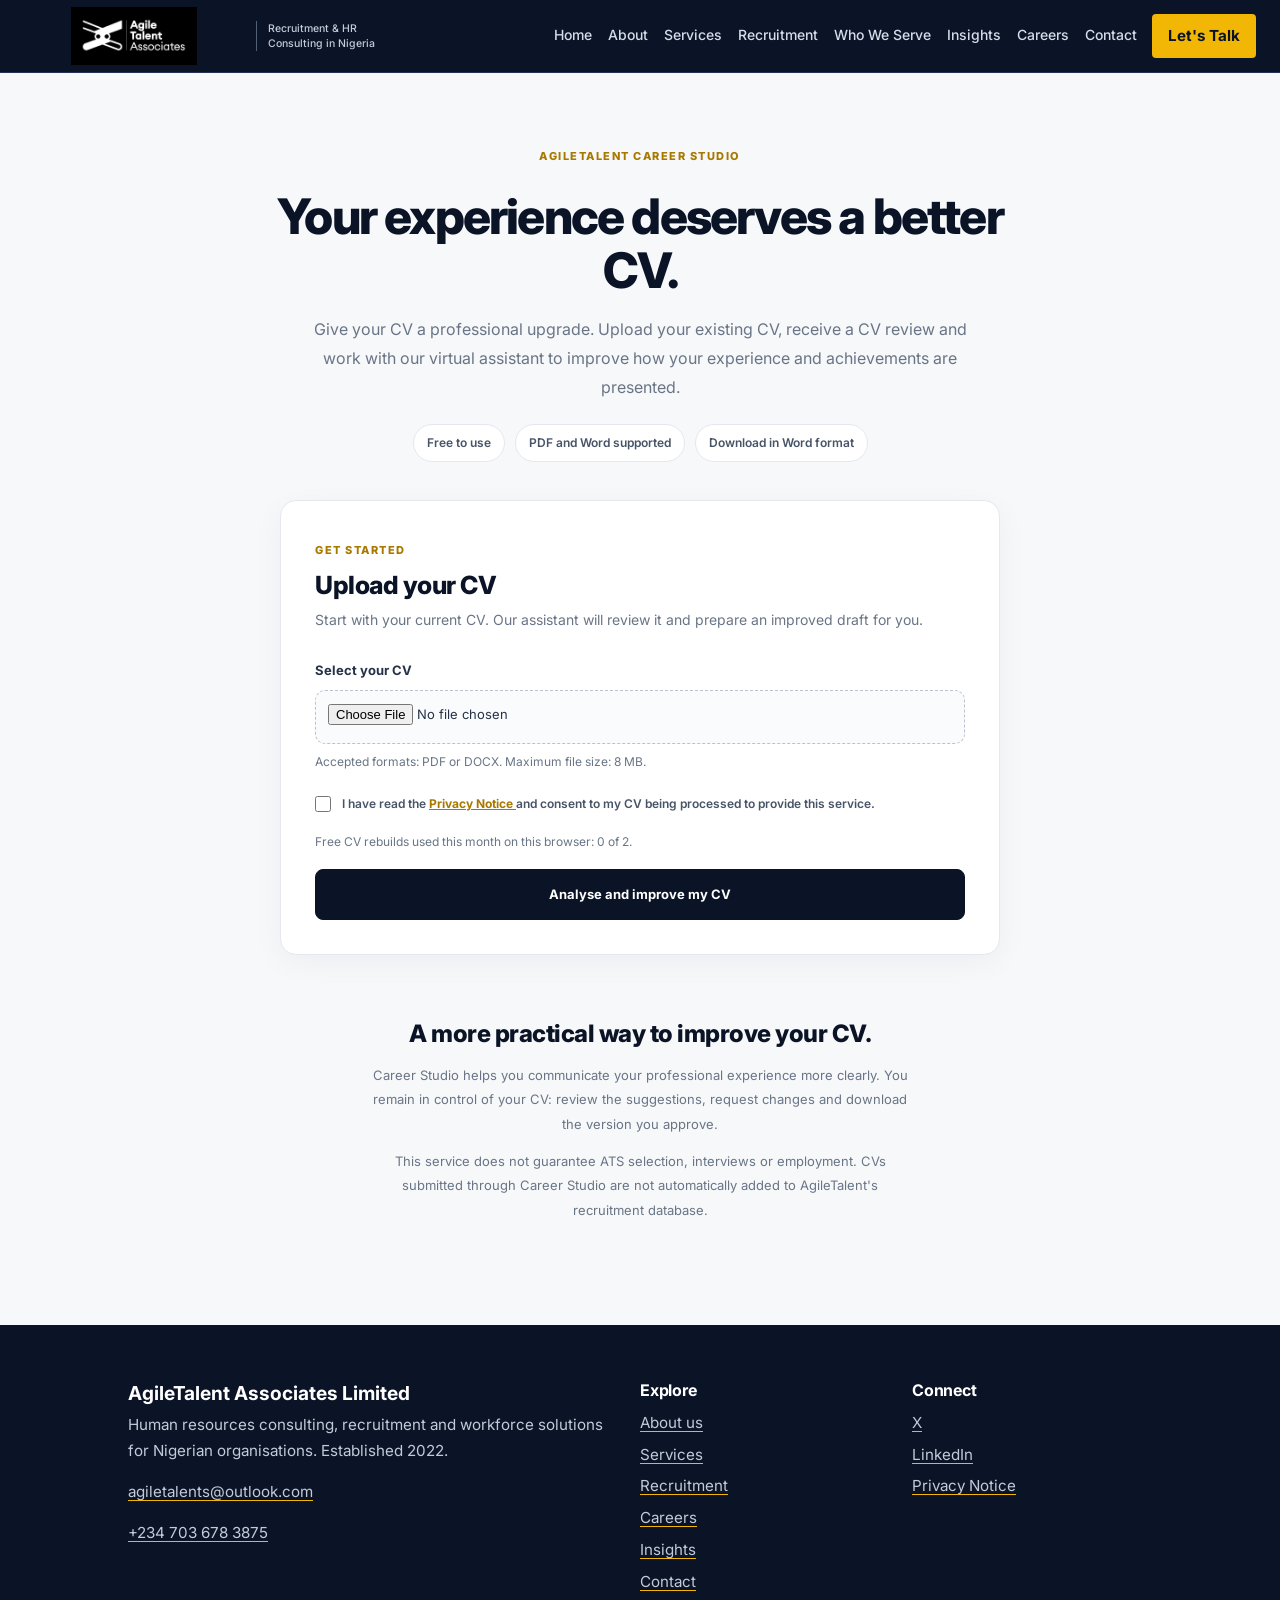
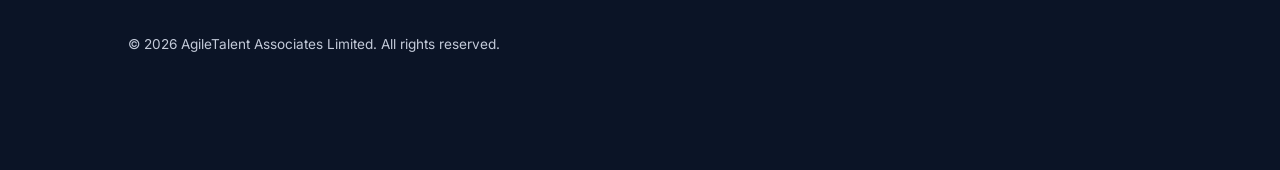
<file: career-studio.html>
<!DOCTYPE html>
<html lang="en-GB">
<head>
  <meta charset="UTF-8">
  <meta name="viewport" content="width=device-width, initial-scale=1.0">

  <title>Free CV Builder | AgileTalent Career Studio</title>
  <meta name="description" content="Improve your CV with AgileTalent Career Studio. Get a virtual-assisted CV review, refine your professional profile and download your revised CV.">
  <meta name="robots" content="index, follow">
  <link rel="canonical" href="https://agiletalentassociates.com/career-studio.html">

  <link rel="preconnect" href="https://fonts.googleapis.com">
  <link rel="preconnect" href="https://fonts.gstatic.com" crossorigin>
  <link href="https://fonts.googleapis.com/css2?family=Inter:wght@400;500;600;700;800&display=swap" rel="stylesheet">

  <link rel="stylesheet" href="style.css">
  <link rel="stylesheet" href="career-studio.css">
</head>

<body>

<a class="skip" href="#main">Skip to main content</a>

<header>
  <div class="wrap bar">

    <a class="brand" href="index.html" aria-label="AgileTalent Associates home">
      <img
        class="mark"
        src="Artboard 4@4x.png"
        alt="AgileTalent Associates"
        onerror="this.replaceWith(Object.assign(document.createElement('span'),{className:'wm',textContent:'AgileTalent Associates'}))"
      >
      <span class="brand-descriptor">Recruitment &amp; HR Consulting in Nigeria</span>
    </a>

    <button
      class="menu"
      id="menu"
      aria-expanded="false"
      aria-controls="nav"
      type="button"
    >
      Menu
    </button>

    <nav id="nav" aria-label="Main navigation">
      <ul>
        <li><a href="index.html">Home</a></li>
        <li><a href="about.html">About</a></li>
        <li><a href="services.html">Services</a></li>
        <li><a href="recruitment.html">Recruitment</a></li>
        <li><a href="industries.html">Who We Serve</a></li>
        <li><a href="insights.html">Insights</a></li>
        <li><a href="careers.html">Careers</a></li>
        <li><a href="contact.html">Contact</a></li>
        <li><a class="btn" href="contact.html">Let's Talk</a></li>
      </ul>
    </nav>

  </div>
</header>

<main id="main" tabindex="-1">

  <section class="career-studio" id="career-studio">

    <div class="cs-wrap">

      <!-- INTRODUCTION -->

      <div class="cs-hero">

        <p class="cs-kicker">AGILETALENT CAREER STUDIO</p>

        <h1>Your experience deserves a better CV.</h1>

        <p class="cs-intro">
          Give your CV a professional upgrade. Upload your existing CV,
          receive a CV review and work with our virtual assistant to
          improve how your experience and achievements are presented.
        </p>

        <div class="cs-hero-points">
          <span>Free to use</span>
          <span>PDF and Word supported</span>
          <span>Download in Word format</span>
        </div>

      </div>

      <!-- UPLOAD PANEL -->

      <section class="cs-panel cs-upload-panel" id="cs-upload-panel">

        <div class="cs-panel-heading">

          <span class="cs-step-label">GET STARTED</span>

          <h2>Upload your CV</h2>

          <p>
            Start with your current CV. Our assistant will review it
            and prepare an improved draft for you.
          </p>

        </div>

        <div class="cs-upload-control">

          <label class="cs-label" for="cs-file">
            Select your CV
          </label>

          <input
            id="cs-file"
            type="file"
            accept=".pdf,.docx,application/pdf,application/vnd.openxmlformats-officedocument.wordprocessingml.document"
          >

          <p class="cs-hint">
            Accepted formats: PDF or DOCX. Maximum file size: 8 MB.
          </p>

        </div>

        <label class="cs-consent" for="cs-consent">

          <input type="checkbox" id="cs-consent">

          <span>
            I have read the
            <a href="privacy.html" target="_blank" rel="noopener noreferrer">
              Privacy Notice
            </a>
            and consent to my CV being processed to provide this service.
          </span>

        </label>

        <p
          id="cs-rebuild-usage"
          class="cs-usage"
          aria-live="polite"
        >
          Free CV rebuilds used this month: 0 of 2.
        </p>

        <button
          class="cs-button cs-start-button"
          id="cs-start"
          type="button"
        >
          Analyse and improve my CV
        </button>

        <p
          class="cs-status"
          id="cs-upload-status"
          role="status"
          aria-live="polite"
        ></p>

      </section>

      <!-- WORKSPACE -->

      <section
        class="cs-workspace"
        id="cs-workspace"
        aria-label="Your CV improvement workspace"
        hidden
      >

        <div class="cs-workspace-header">

          <div>
            <span class="cs-step-label">YOUR WORKSPACE</span>
            <h2>Let's improve your CV.</h2>
            <p>
              Review the feedback, give instructions and refine your CV
              with the assistant.
            </p>
          </div>

          <span class="cs-session-indicator">
            <span class="cs-session-dot"></span>
            Active session
          </span>

        </div>

        <!-- CONVERSATION FIRST -->

        <section class="cs-chat" aria-label="Conversation with your CV assistant">

          <div class="cs-chat-heading">

            <div>
              <span class="cs-step-label">VIRTUAL ASSISTANT</span>
              <h2>Your CV assistant</h2>
              <p>
                Tell the assistant what you want to improve.
              </p>
            </div>

            <span class="cs-chat-count" id="cs-chat-counter">
              0 / 5
            </span>

          </div>

          <div
            id="cs-messages"
            class="cs-messages"
            aria-live="polite"
            aria-relevant="additions"
          ></div>

          <form id="cs-chat-form">

            <p
              id="cs-chat-usage"
              class="cs-usage"
              aria-live="polite"
            >
              Conversation exchanges used: 0 of 5.
            </p>

            <label class="cs-label" for="cs-message">
              What would you like to change?
            </label>

            <textarea
              id="cs-message"
              rows="3"
              maxlength="4000"
              placeholder="For example: Tailor my CV for a Senior Accountant role in a commercial bank. Highlight my financial reporting, audit and leadership experience."
            ></textarea>

            <div class="cs-chat-actions">

              <p class="cs-hint">
                Be specific about the role, industry or experience
                you want highlighted.
              </p>

              <button
                class="cs-button"
                id="cs-send"
                type="submit"
              >
                Send instructions
              </button>

            </div>

          </form>

        </section>

        <!-- CV REVIEW -->

        <section class="cs-result-section">

          <details class="cs-accordion" id="cs-analysis-accordion">

            <summary>
              <span>
                <strong>CV review and recommendations</strong>
                <small>See the feedback from your CV analysis</small>
              </span>
              <span class="cs-accordion-icon" aria-hidden="true">+</span>
            </summary>

            <div class="cs-accordion-content">

              <div class="cs-analysis">
                <p id="cs-analysis-text"></p>
              </div>

            </div>

          </details>

          <!-- REVISED CV PREVIEW -->

          <details class="cs-accordion" id="cs-preview-accordion">

            <summary>
              <span>
                <strong>Your revised CV draft</strong>
                <small>Review the latest version prepared by the assistant</small>
              </span>
              <span class="cs-accordion-icon" aria-hidden="true">+</span>
            </summary>

            <div class="cs-accordion-content">

              <p class="cs-preview-hint">
                This draft updates as you request changes. Review it
                carefully before downloading.
              </p>

              <pre id="cs-cv-preview" aria-live="polite"></pre>

            </div>

          </details>

        </section>

        <!-- DOWNLOAD -->

        <section class="cs-download">

          <div class="cs-download-copy">
            <span class="cs-step-label">YOUR DOCUMENT</span>
            <h2>Ready to download?</h2>
            <p>
              Download the latest revised version of your CV as a
              Microsoft Word document.
            </p>
          </div>

          <button
            class="cs-button cs-download-button"
            id="cs-download"
            type="button"
          >
            Download revised CV
          </button>

        </section>

        <!-- SESSION MANAGEMENT -->

        <div class="cs-session-management">

          <p>
            Finished with your CV? You can end this session and request
            deletion of its temporary data.
          </p>

          <button
            class="cs-text-button"
            id="cs-delete"
            type="button"
          >
            End session and delete my CV session
          </button>

        </div>

      </section>

      <!-- SERVICE INFORMATION -->

      <section class="cs-information">

        <h2>A more practical way to improve your CV.</h2>

        <p>
          Career Studio helps you communicate your professional
          experience more clearly. You remain in control of your CV:
          review the suggestions, request changes and download the
          version you approve.
        </p>

        <p>
          This service does not guarantee ATS selection, interviews
          or employment. CVs submitted through Career Studio are not
          automatically added to AgileTalent's recruitment database.
        </p>

      </section>

    </div>

  </section>

</main>

<!-- FOOTER -->

<footer>

  <div class="wrap cols">

    <div>
      <p style="color:#fff;font:700 1.2rem var(--f-head);margin-bottom:.4em">
        AgileTalent Associates Limited
      </p>

      <p>
        Human resources consulting, recruitment and workforce solutions
        for Nigerian organisations. Established 2022.
      </p>

      <p>
        <a href="mailto:agiletalents@outlook.com">
          agiletalents@outlook.com
        </a>
      </p>

      <p>
        <a href="tel:+2347036783875">
          +234 703 678 3875
        </a>
      </p>
    </div>

    <div>
      <h2>Explore</h2>

      <ul>
        <li><a href="about.html">About us</a></li>
        <li><a href="services.html">Services</a></li>
        <li><a href="recruitment.html">Recruitment</a></li>
        <li><a href="careers.html">Careers</a></li>
        <li><a href="insights.html">Insights</a></li>
        <li><a href="contact.html">Contact</a></li>
      </ul>
    </div>

    <div>
      <h2>Connect</h2>

      <ul>
        <li>
          <a href="https://x.com/agiletalents_ng" target="_blank" rel="noopener noreferrer">
            X
          </a>
        </li>

        <li>
          <a href="https://www.linkedin.com/company/agiletalent-associates" target="_blank" rel="noopener noreferrer">
            LinkedIn
          </a>
        </li>

        <li><a href="privacy.html">Privacy Notice</a></li>
      </ul>
    </div>

  </div>

  <div class="wrap">
    <p style="margin-top:32px;font-size:.85rem">
      &copy; 2026 AgileTalent Associates Limited. All rights reserved.
    </p>
  </div>

</footer>

<a class="btn sticky" id="sticky" href="contact.html">Let's Talk</a>

<script src="main.js"></script>
<script src="career-studio.js" defer></script>

</body>
</html>
</file>
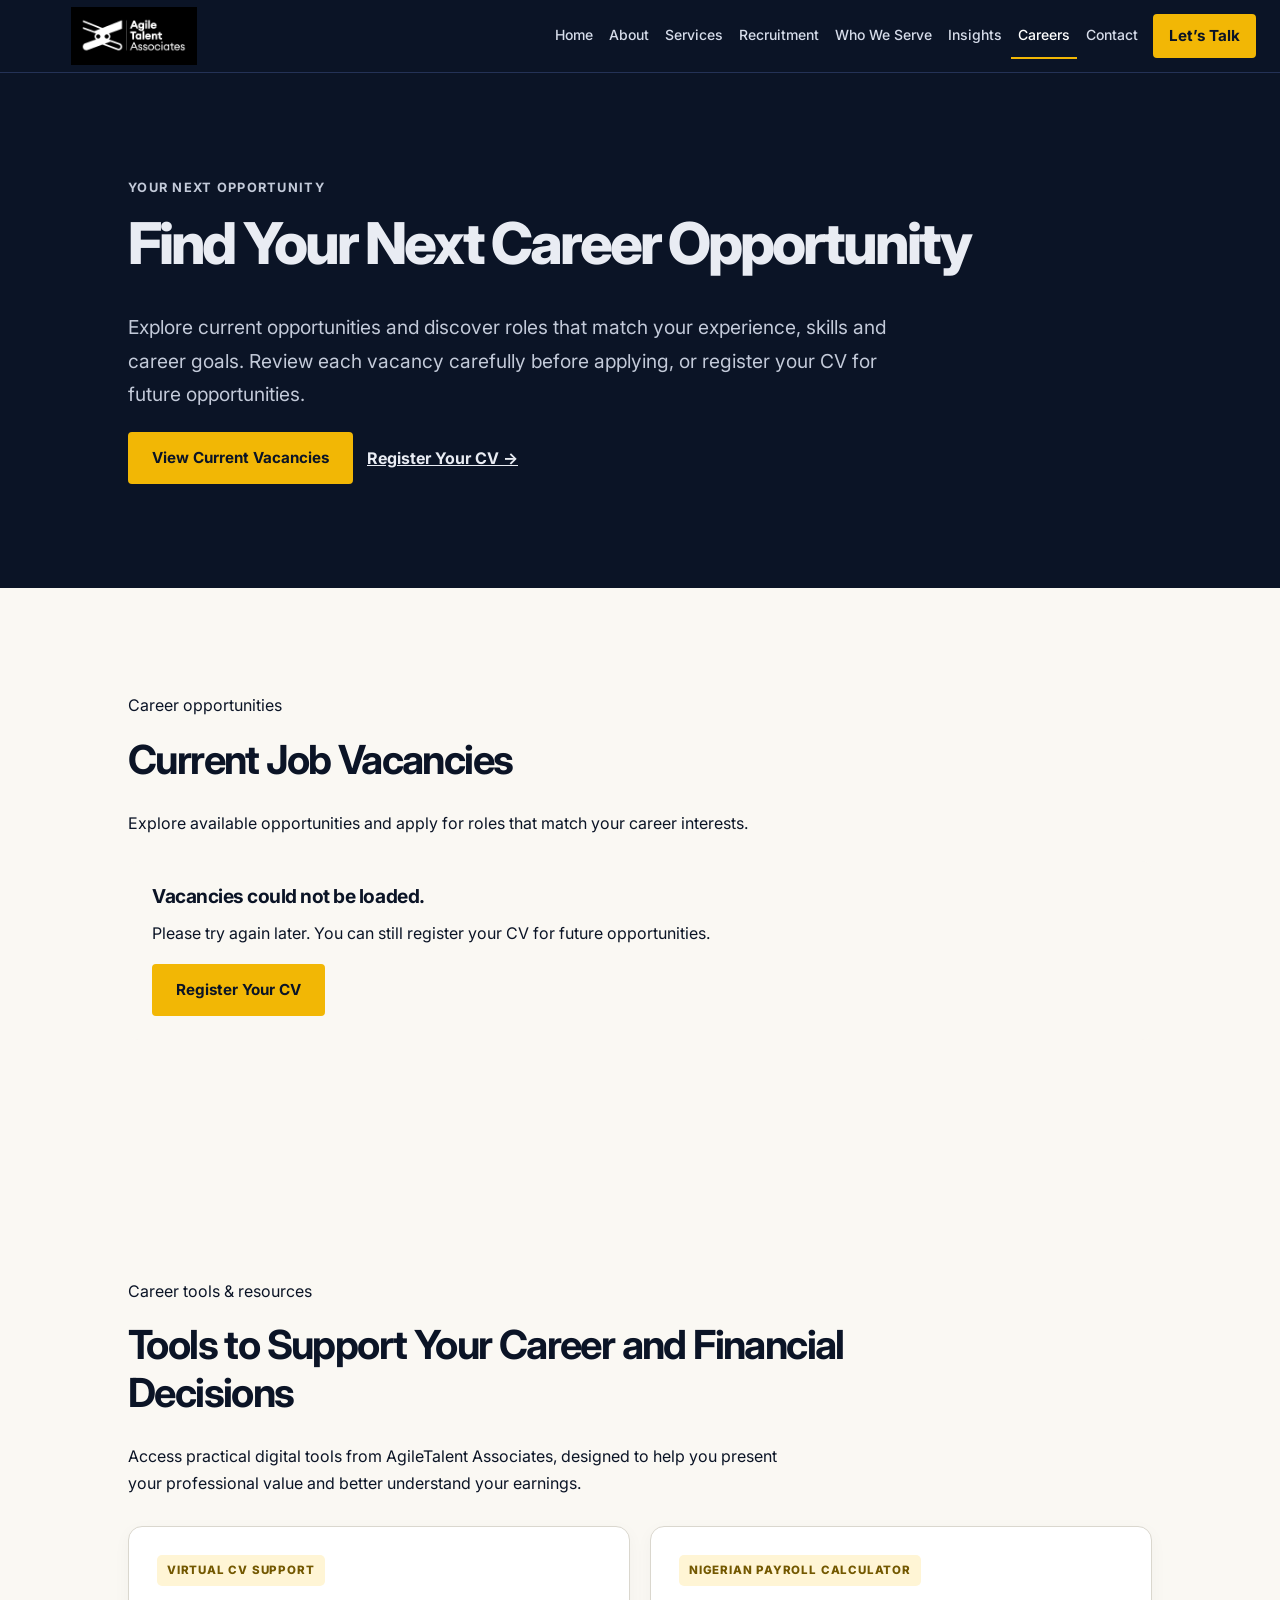
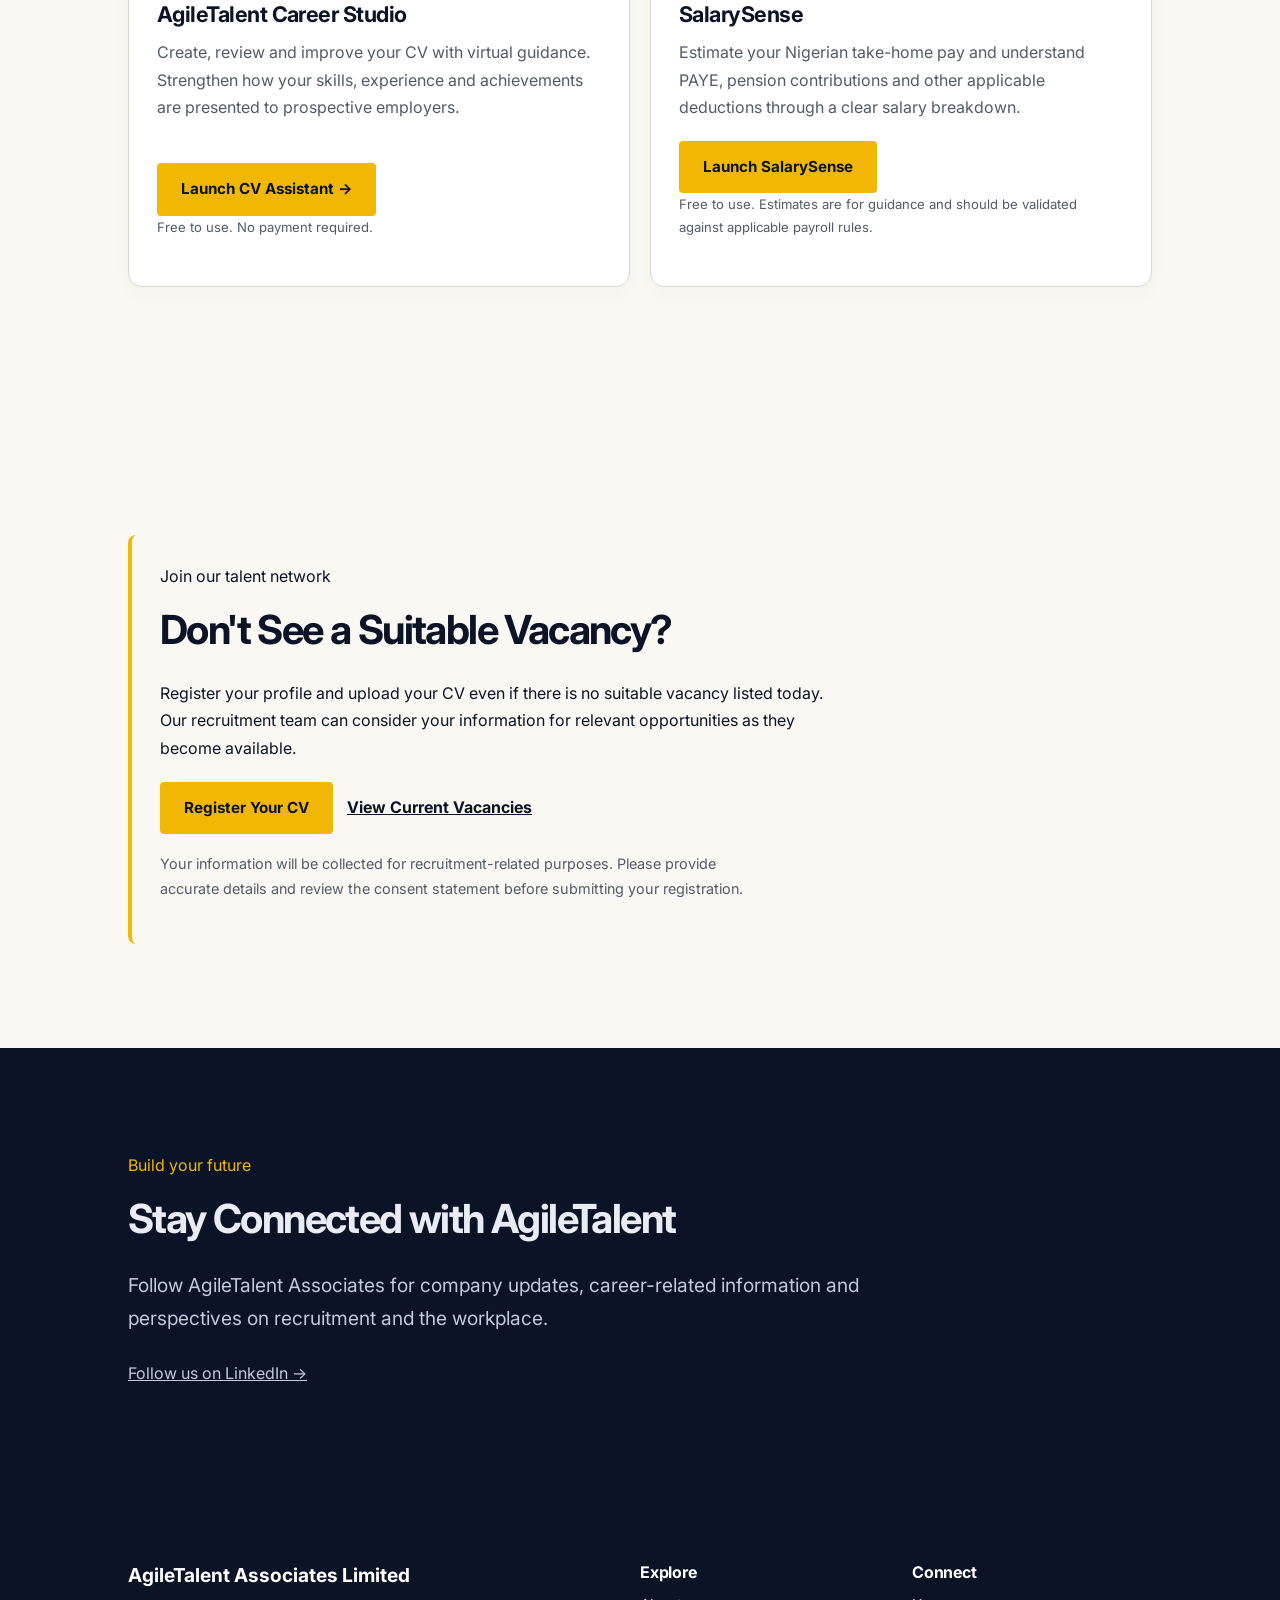
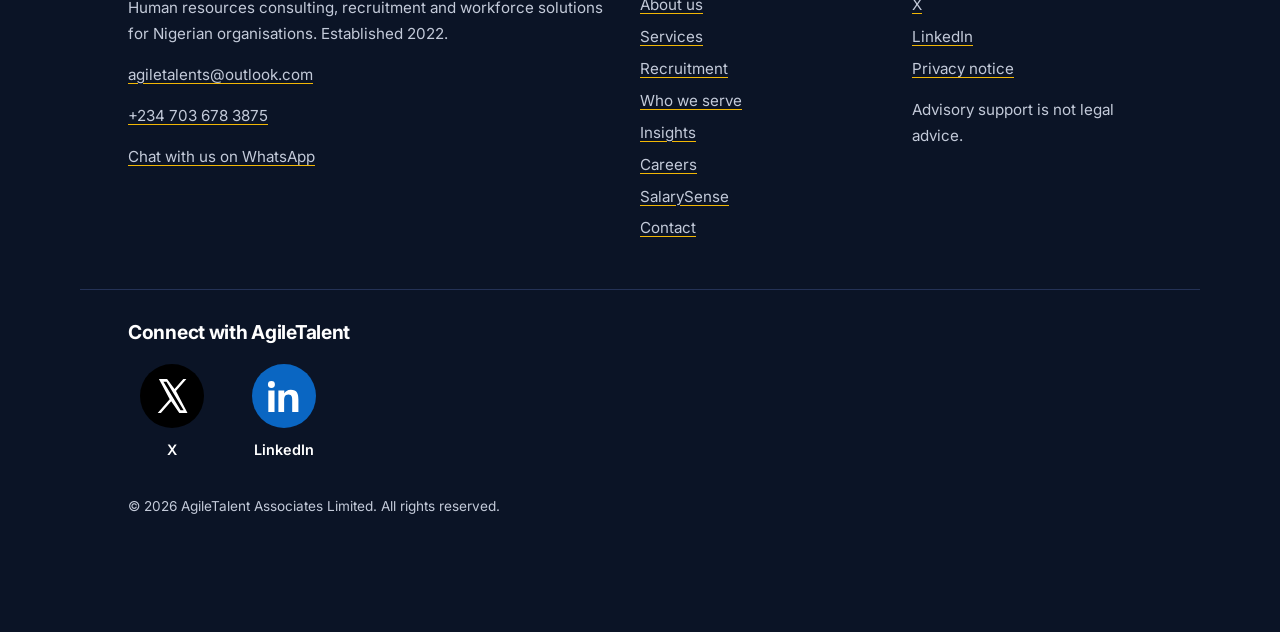
<file: careers.html>
<!DOCTYPE html>
<html lang="en-GB">
<head>
<meta charset="utf-8">
<meta name="viewport" content="width=device-width, initial-scale=1, viewport-fit=cover">
<title>Careers and Job Vacancies in Nigeria | AgileTalent Associates</title>
<meta name="description" content="Explore job vacancies, access the CV Virtual Assistant and use SalarySense to estimate your Nigerian take-home pay.">
<meta name="robots" content="index, follow">
<link rel="canonical" href="https://agiletalentassociates.com/careers.html">
<link rel="icon" type="image/png" href="favicon.png">

<meta property="og:title" content="Careers and Job Vacancies | AgileTalent Associates">
<meta property="og:description" content="Explore opportunities, improve your CV and access SalarySense.">
<meta property="og:type" content="website">
<meta property="og:url" content="https://agiletalentassociates.com/careers.html">
<meta property="og:site_name" content="AgileTalent Associates Limited">

<link rel="preconnect" href="https://fonts.googleapis.com">
<link rel="preconnect" href="https://fonts.gstatic.com" crossorigin>
<link href="https://fonts.googleapis.com/css2?family=Inter:wght@400;500;600;700;800&display=swap" rel="stylesheet">
<link rel="stylesheet" href="style.css">

<style>
:root {
  --career-navy:#0B1426;
  --career-gold:#F2B705;
  --career-line:#DAD7CE;
  --career-paper:#FAF8F3;
}

.careers-hero .lead {max-width:760px}
.careers-kicker {
  color:var(--career-gold);
  font-size:.8rem;
  font-weight:700;
  letter-spacing:.1em;
  text-transform:uppercase;
}
.careers-actions {
  display:flex;
  flex-wrap:wrap;
  gap:14px;
  align-items:center;
  margin-top:20px;
}
.careers-secondary-link {font-weight:700}

.vacancy-section {min-height:240px}
.vacancy-list {
  display:grid;
  grid-template-columns:repeat(2,minmax(0,1fr));
  gap:22px;
  margin-top:30px;
}
.vacancy-card {
  display:flex;
  flex-direction:column;
  min-width:0;
  padding:25px;
  border:1px solid var(--career-line);
  border-radius:12px;
  background:#fff;
  overflow-wrap:anywhere;
  transition:transform .2s ease,box-shadow .2s ease,border-color .2s ease;
}
.vacancy-card:hover {
  transform:translateY(-3px);
  border-color:rgba(242,183,5,.8);
  box-shadow:0 12px 28px rgba(11,20,38,.06);
}
.vacancy-card h3 {
  margin:0 0 18px;
  color:var(--career-navy);
  font-size:1.25rem;
  line-height:1.4;
}
.vacancy-details {display:grid;gap:11px;margin-bottom:22px}
.vacancy-detail {
  display:flex;
  flex-wrap:wrap;
  gap:7px;
  color:#535b68;
  font-size:.9rem;
  line-height:1.5;
}
.vacancy-detail strong {color:var(--career-navy)}
.vacancy-apply {display:inline-block;align-self:flex-start;margin-top:auto}
.vacancy-status {
  padding:24px;
  margin-top:24px;
  border-radius:10px;
  background:var(--career-paper);
}
.vacancy-status[hidden] {display:none!important}

.career-tools-section {background:var(--career-paper)}
.career-tools-intro {max-width:720px;margin-bottom:28px}
.career-tools-grid {
  display:grid;
  grid-template-columns:repeat(2,minmax(0,1fr));
  gap:20px;
}
.career-tool-card {
  display:flex;
  flex-direction:column;
  min-width:0;
  padding:28px;
  border:1px solid var(--career-line);
  border-radius:14px;
  background:#fff;
  box-shadow:0 5px 18px rgba(11,20,38,.035);
}
.career-tool-label {
  display:inline-block;
  align-self:flex-start;
  padding:6px 10px;
  margin-bottom:14px;
  border-radius:5px;
  background:#fff5d5;
  color:#735800;
  font-size:.72rem;
  font-weight:800;
  letter-spacing:.07em;
  text-transform:uppercase;
}
.career-tool-card h3 {
  margin:0 0 10px;
  color:var(--career-navy);
  font-size:1.35rem;
  line-height:1.35;
}
.career-tool-card p {
  margin:0 0 20px;
  color:#535b68;
  line-height:1.7;
}
.career-tool-card .btn {align-self:flex-start;margin-top:auto}
.career-tool-note {margin-top:10px;color:#687080;font-size:.82rem;line-height:1.5}
.careers-cta {
  padding:28px;
  margin-top:40px;
  border-left:4px solid var(--career-gold);
  border-radius:8px;
  background:var(--career-paper);
}
.careers-note {margin-top:18px;color:#535b68;font-size:.9rem;line-height:1.7}

@media(max-width:900px) {
  .career-tools-grid {grid-template-columns:1fr}
  .career-tool-card {padding:26px}
}
@media(max-width:800px) {
  .vacancy-list {grid-template-columns:1fr}
}
@media(max-width:600px) {
  .vacancy-card,.careers-cta {padding:22px}
  .career-tool-card {padding:22px}
  .career-tool-card .btn {width:100%;text-align:center}
  .careers-actions {align-items:stretch;flex-direction:column}
  .careers-actions .btn {text-align:center}
}
@media(prefers-reduced-motion:reduce) {
  .vacancy-card {transition:none}
  .vacancy-card:hover {transform:none}
}
</style>
</head>

<body>
<a class="skip" href="#main">Skip to main content</a>

<header>
  <div class="wrap bar">
    <a class="brand" href="index.html" aria-label="AgileTalent Associates home">
      <img class="mark" src="Artboard%204%404x.png" alt="AgileTalent Associates">
    </a>

    <button class="menu" id="menu" aria-expanded="false" aria-controls="nav" type="button">Menu</button>

    <nav id="nav" aria-label="Main navigation">
      <ul>
        <li><a href="index.html">Home</a></li>
        <li><a href="about.html">About</a></li>
        <li><a href="services.html">Services</a></li>
        <li><a href="recruitment.html">Recruitment</a></li>
        <li><a href="industries.html">Who We Serve</a></li>
        <li><a href="insights.html">Insights</a></li>
        <li><a href="careers.html" aria-current="page">Careers</a></li>
        <li><a href="contact.html">Contact</a></li>
        <li><a class="btn" href="contact.html">Let’s Talk</a></li>
      </ul>
    </nav>
  </div>
</header>

<main id="main" tabindex="-1">

<section class="sec dark careers-hero">
  <div class="wrap">
    <p class="careers-kicker">Your next opportunity</p>
    <h1 style="font-size:clamp(2.2rem,5vw,3.6rem);max-width:850px">Find Your Next Career Opportunity</h1>
    <p class="lead">Explore current opportunities and discover roles that match your experience, skills and career goals. Review each vacancy carefully before applying, or register your CV for future opportunities.</p>
    <div class="careers-actions">
      <a class="btn" href="#current-vacancies">View Current Vacancies</a>
      <a class="careers-secondary-link" href="#talent-registration">Register Your CV →</a>
    </div>
  </div>
</section>

<section class="sec vacancy-section" id="current-vacancies">
  <div class="wrap">
    <p class="lab">Career opportunities</p>
    <h2>Current Job Vacancies</h2>
    <p style="max-width:760px">Explore available opportunities and apply for roles that match your career interests.</p>
    <div id="vacancy-status" class="vacancy-status" role="status" aria-live="polite">
      <p>Loading current vacancies. Please wait…</p>
    </div>
    <div id="vacancy-list" class="vacancy-list"></div>
    <noscript><div class="vacancy-status">JavaScript must be enabled to display current vacancies. You can still register your CV using the talent registration link below.</div></noscript>
  </div>
</section>

<!-- CAREER TOOLS -->
<section class="sec career-tools-section" id="career-tools">
  <div class="wrap">
    <div class="career-tools-intro">
      <p class="lab">Career tools &amp; resources</p>
      <h2>Tools to Support Your Career and Financial Decisions</h2>
      <p>Access practical digital tools from AgileTalent Associates, designed to help you present your professional value and better understand your earnings.</p>
    </div>

    <div class="career-tools-grid">
      <article class="career-tool-card">
        <span class="career-tool-label">Virtual CV support</span>
        <h3>AgileTalent Career Studio</h3>
        <p>Create, review and improve your CV with virtual guidance. Strengthen how your skills, experience and achievements are presented to prospective employers.</p>
        <a class="btn" href="career-studio.html">Launch CV Assistant →</a>
        <p class="career-tool-note">Free to use. No payment required.</p>
      </article>

      <article class="career-tool-card">
        <span class="career-tool-label">Nigerian payroll calculator</span>
        <h3>SalarySense</h3>
        <p>Estimate your Nigerian take-home pay and understand PAYE, pension contributions and other applicable deductions through a clear salary breakdown.</p>
        <a class="btn" href="salarysense.html">Launch SalarySense</a>
        <p class="career-tool-note">Free to use. Estimates are for guidance and should be validated against applicable payroll rules.</p>
      </article>
    </div>
  </div>
</section>

<!-- TALENT REGISTRATION -->
<section class="sec" id="talent-registration">
  <div class="wrap">
    <div class="careers-cta">
      <p class="lab">Join our talent network</p>
      <h2>Don't See a Suitable Vacancy?</h2>
      <p>Register your profile and upload your CV even if there is no suitable vacancy listed today. Our recruitment team can consider your information for relevant opportunities as they become available.</p>
      <div class="careers-actions">
        <a class="btn" href="https://script.google.com/macros/s/AKfycbwfdsY72BZPa74n3_HI6MWe9KqGfMp50cT7Jzfw1wRtYhu3QxsVO3hRZSAV49ABZ4Eu/exec?view=general" target="_blank" rel="noopener noreferrer">Register Your CV</a>
        <a class="careers-secondary-link" href="#current-vacancies">View Current Vacancies</a>
      </div>
      <p class="careers-note">Your information will be collected for recruitment-related purposes. Please provide accurate details and review the consent statement before submitting your registration.</p>
    </div>
  </div>
</section>

<section class="sec dark">
  <div class="wrap">
    <p class="lab" style="color:var(--career-gold)">Build your future</p>
    <h2>Stay Connected with AgileTalent</h2>
    <p class="lead" style="max-width:760px">Follow AgileTalent Associates for company updates, career-related information and perspectives on recruitment and the workplace.</p>
    <p style="margin-top:24px"><a href="https://www.linkedin.com/company/agiletalent-associates" target="_blank" rel="noopener noreferrer">Follow us on LinkedIn →</a></p>
  </div>
</section>

</main>

<footer>
  <div class="wrap cols">
    <div>
      <p style="color:#fff;font:700 1.2rem var(--f-head);margin-bottom:.4em">AgileTalent Associates Limited</p>
      <p>Human resources consulting, recruitment and workforce solutions for Nigerian organisations. Established 2022.</p>
      <p><a href="mailto:agiletalents@outlook.com">agiletalents@outlook.com</a></p>
      <p><a href="tel:+2347036783875">+234 703 678 3875</a></p>
      <p><a href="https://wa.me/2348152866467" target="_blank" rel="noopener noreferrer">Chat with us on WhatsApp</a></p>
    </div>
    <div>
      <h2>Explore</h2>
      <ul>
        <li><a href="about.html">About us</a></li>
        <li><a href="services.html">Services</a></li>
        <li><a href="recruitment.html">Recruitment</a></li>
        <li><a href="industries.html">Who we serve</a></li>
        <li><a href="insights.html">Insights</a></li>
        <li><a href="careers.html">Careers</a></li>
        <li><a href="salarysense.html">SalarySense</a></li>
        <li><a href="contact.html">Contact</a></li>
      </ul>
    </div>
    <div>
      <h2>Connect</h2>
      <ul>
        <li><a href="https://x.com/agiletalents_ng" target="_blank" rel="noopener noreferrer">X</a></li>
        <li><a href="https://www.linkedin.com/company/agiletalent-associates" target="_blank" rel="noopener noreferrer">LinkedIn</a></li>
        <li><a href="privacy.html">Privacy notice</a></li>
      </ul>
      <p style="margin-top:1em">Advisory support is not legal advice.</p>
    </div>
  </div>

  <div class="wrap social-area">
    <h2 class="social-heading">Connect with AgileTalent</h2>
    <div class="social-links">
      <a href="https://x.com/agiletalents_ng" target="_blank" rel="noopener noreferrer" aria-label="Follow AgileTalent Associates on X">
        <svg class="social-icon" viewBox="0 0 64 64" aria-hidden="true">
          <circle cx="32" cy="32" r="32" fill="#000"/>
          <path d="M18.9 15h8.2l7.4 10 8.8-10h3.1L36 27.1 47.5 49h-8.2l-8.1-11.7L20.9 49h-3.2l12-13.8L18.9 15zm4.5 2.7 17.2 28.6h3.1L26.5 17.7h-3.1z" fill="#fff"/>
        </svg><span>X</span>
      </a>
      <a href="https://www.linkedin.com/company/agiletalent-associates" target="_blank" rel="noopener noreferrer" aria-label="Follow AgileTalent Associates on LinkedIn">
        <svg class="social-icon" viewBox="0 0 64 64" aria-hidden="true">
          <circle cx="32" cy="32" r="32" fill="#0A66C2"/>
          <g fill="#fff" transform="translate(14 14) scale(1.55)">
            <path d="M3.5 6.5A2.25 2.25 0 1 0 3.5 2a2.25 2.25 0 0 0 0 4.5zM1.5 8h4v14h-4zM8 8h3.8v1.9h.1C12.4 8.8 13.8 7.6 16 7.6c4.1 0 4.9 2.7 4.9 6.2V22h-4v-7.3c0-1.8 0-4-2.4-4s-2.8 1.9-2.8 3.9V22H8z"/>
          </g>
        </svg><span>LinkedIn</span>
      </a>
    </div>
  </div>

  <div class="wrap">
    <p style="margin-top:32px;font-size:.85rem">&copy; 2026 AgileTalent Associates Limited. All rights reserved.</p>
  </div>
</footer>

<a class="btn sticky" id="sticky" href="contact.html">Let’s Talk</a>

<script src="main.js"></script>

<!-- VACANCY FEED -->
<script>
(function () {
  "use strict";

  const APPS_SCRIPT_URL = "https://script.google.com/macros/s/AKfycbwfdsY72BZPa74n3_HI6MWe9KqGfMp50cT7Jzfw1wRtYhu3QxsVO3hRZSAV49ABZ4Eu/exec";
  const statusBox = document.getElementById("vacancy-status");
  const vacancyList = document.getElementById("vacancy-list");
  let feedLoaded = false;

  function addText(parent, tag, value, className) {
    if (value === null || value === undefined || String(value).trim() === "") return null;
    const element = document.createElement(tag);
    element.textContent = String(value).trim();
    if (className) element.className = className;
    parent.appendChild(element);
    return element;
  }

  function createApplicationUrl(vacancy) {
    const vacancyId = String(vacancy.id || "").trim();
    const title = String(vacancy.title || "").trim();
    if (!vacancyId || !title) return "";
    const url = new URL(APPS_SCRIPT_URL);
    url.searchParams.set("view", "job");
    url.searchParams.set("vacancyId", vacancyId);
    url.searchParams.set("title", title);
    return url.toString();
  }

  function addDetail(parent, label, value, fallback) {
    const row = document.createElement("div");
    row.className = "vacancy-detail";
    const heading = document.createElement("strong");
    heading.textContent = label + ":";
    const content = document.createElement("span");
    content.textContent = value !== null && value !== undefined && String(value).trim() ? String(value).trim() : fallback;
    row.append(heading, content);
    parent.appendChild(row);
  }

  function addVacancy(vacancy) {
    const card = document.createElement("article");
    card.className = "vacancy-card";
    addText(card, "h3", vacancy.title || "Vacancy");
    const details = document.createElement("div");
    details.className = "vacancy-details";
    addDetail(details, "Pay", vacancy.salary || vacancy.pay, "Not disclosed");
    addDetail(details, "Location", vacancy.location, "Not specified");
    addDetail(details, "Industry", vacancy.industry, "Not specified");
    card.appendChild(details);

    const applicationUrl = createApplicationUrl(vacancy);
    if (applicationUrl) {
      const action = document.createElement("div");
      action.className = "vacancy-apply";
      const link = document.createElement("a");
      link.className = "btn";
      link.href = applicationUrl;
      link.target = "_blank";
      link.rel = "noopener noreferrer";
      link.textContent = "Apply Now";
      action.appendChild(link);
      card.appendChild(action);
    }
    vacancyList.appendChild(card);
  }

  function createRegistrationLink() {
    const link = document.createElement("a");
    link.className = "btn";
    link.href = APPS_SCRIPT_URL + "?view=general";
    link.target = "_blank";
    link.rel = "noopener noreferrer";
    link.textContent = "Register Your CV";
    return link;
  }

  function showNoVacancies() {
    statusBox.hidden = false;
    statusBox.replaceChildren();
    addText(statusBox, "h3", "No current vacancies are listed.");
    addText(statusBox, "p", "You can register your CV with AgileTalent Associates for consideration for relevant future opportunities.");
    statusBox.appendChild(createRegistrationLink());
  }

  function showFeedError() {
    statusBox.hidden = false;
    statusBox.replaceChildren();
    addText(statusBox, "h3", "Vacancies could not be loaded.");
    addText(statusBox, "p", "Please try again later. You can still register your CV for future opportunities.");
    statusBox.appendChild(createRegistrationLink());
  }

  window.agileTalentVacanciesLoaded = function (response) {
    if (feedLoaded) return;
    feedLoaded = true;
    vacancyList.replaceChildren();
    statusBox.replaceChildren();

    if (!response || response.success !== true || !Array.isArray(response.vacancies)) {
      showFeedError();
      return;
    }

    const vacancies = response.vacancies.filter(vacancy =>
      String(vacancy.status || "").trim().toLowerCase() === "published"
    );

    if (!vacancies.length) {
      showNoVacancies();
      return;
    }

    vacancies.forEach(addVacancy);
    statusBox.hidden = true;
  };

  const script = document.createElement("script");
  script.src = APPS_SCRIPT_URL + "?callback=" + encodeURIComponent("agileTalentVacanciesLoaded");
  script.async = true;
  script.onerror = function () {
    if (feedLoaded) return;
    feedLoaded = true;
    showFeedError();
  };
  document.head.appendChild(script);

  window.setTimeout(function () {
    if (!feedLoaded) {
      feedLoaded = true;
      showFeedError();
    }
  }, 15000);
})();
</script>

</body>
</html>
</file>
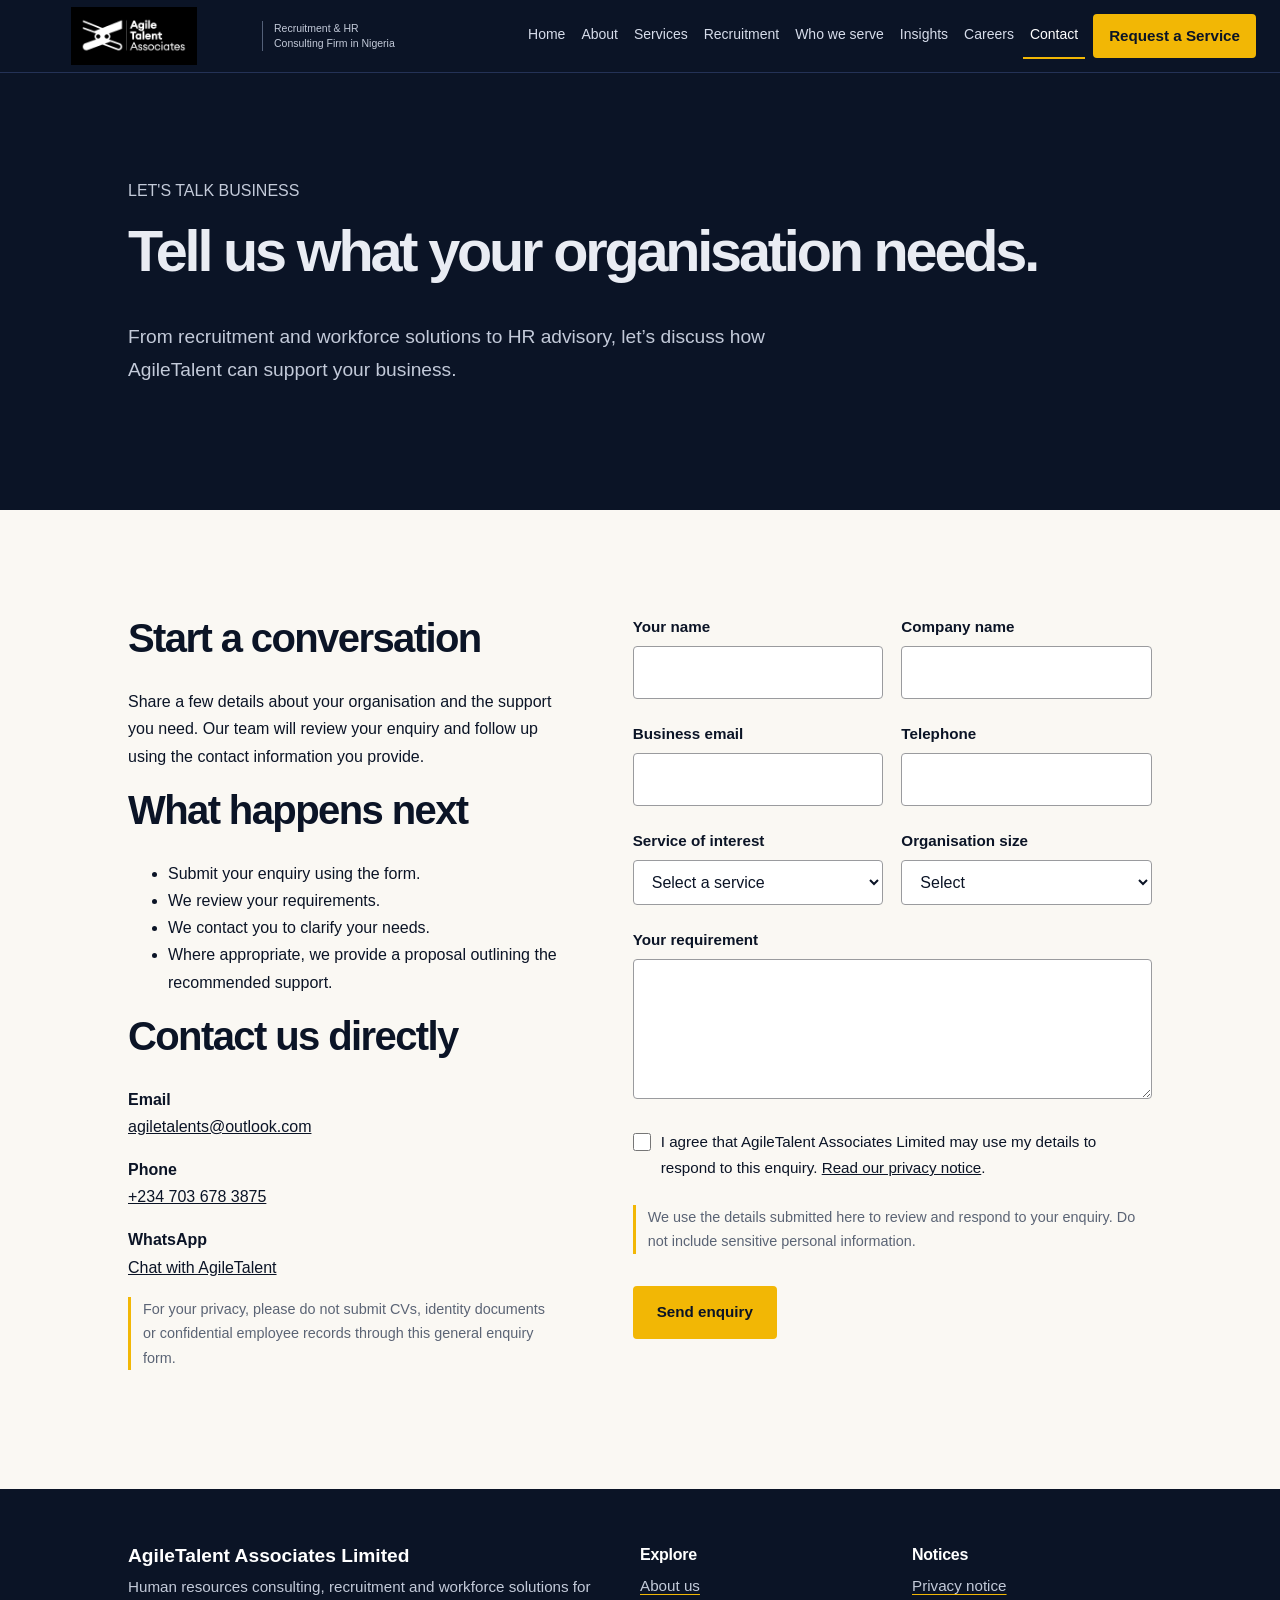
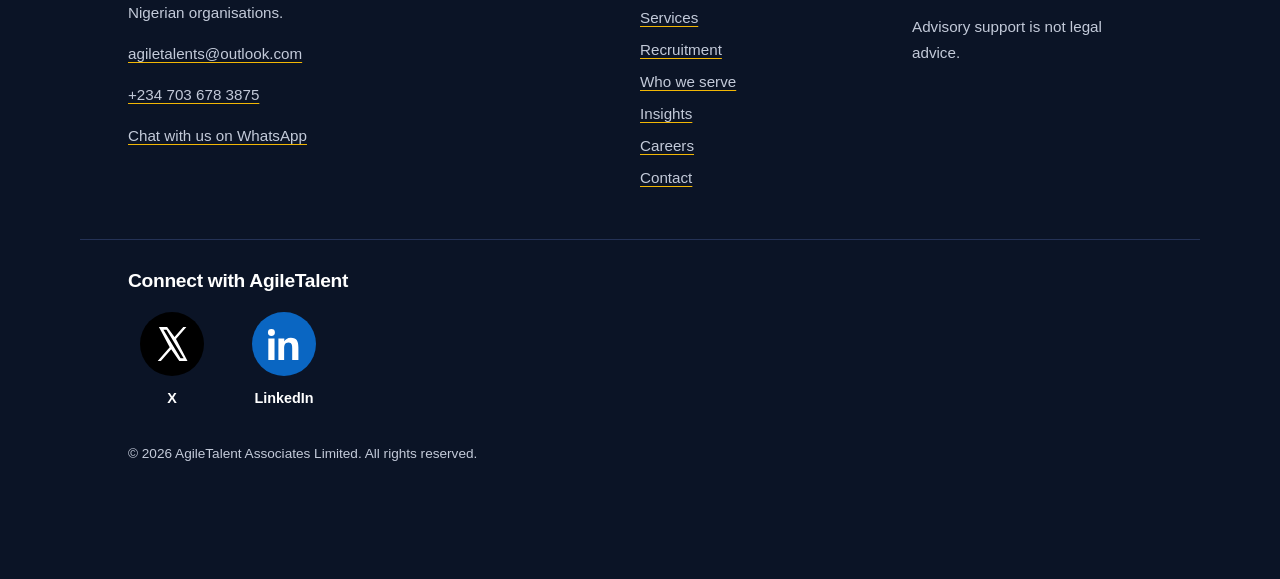
<file: contact.html>
<!DOCTYPE html>
<html lang="en-GB">
<head>
<meta charset="utf-8">
<meta name="viewport" content="width=device-width, initial-scale=1, viewport-fit=cover">

<title>Request a Service | AgileTalent Associates Limited</title>
<meta name="description" content="Need recruitment, HR consulting, payroll or workforce solutions in Nigeria? Contact AgileTalent Associates Limited to discuss your organisation's needs.">
<meta name="robots" content="index, follow">
<link rel="canonical" href="https://agiletalentassociates.com/contact.html">

<meta property="og:title" content="Request a Service | AgileTalent Associates Limited">
<meta property="og:description" content="Tell us what your organisation needs. Explore recruitment, HR consulting and workforce solutions with AgileTalent Associates.">
<meta property="og:type" content="website">
<meta property="og:url" content="https://agiletalentassociates.com/contact.html">
<meta property="og:site_name" content="AgileTalent Associates Limited">

<link rel="icon" type="image/png" href="favicon.png">
<link rel="preconnect" href="https://fonts.googleapis.com">
<link rel="preconnect" href="https://fonts.gstatic.com" crossorigin>
<link href="https://fonts.googleapis.com/css2?family=Bricolage+Grotesque:opsz,wght@12..96,500;12..96,700&family=Public+Sans:wght@400;500;600&display=swap" rel="stylesheet">
<link rel="stylesheet" href="style.css">
</head>

<body>
<a class="skip" href="#main">Skip to main content</a>

<header>
  <div class="wrap bar">
    <a class="brand" href="index.html" aria-label="AgileTalent Associates home">
      <img class="mark" src="Artboard 4@4x.png" alt="AgileTalent Associates"
      onerror="this.replaceWith(Object.assign(document.createElement('span'),{className:'wm',textContent:'AgileTalent Associates'}))">
    </a>
<span class="brand-descriptor">Recruitment &amp; HR Consulting Firm in Nigeria</span></a>
    <button class="menu" id="menu" aria-expanded="false" aria-controls="nav">Menu</button>

    <nav id="nav" aria-label="Main navigation">
      <ul>
        <li><a href="index.html">Home</a></li>
        <li><a href="about.html">About</a></li>
        <li><a href="services.html">Services</a></li>
        <li><a href="recruitment.html">Recruitment</a></li>
        <li><a href="industries.html">Who we serve</a></li>
        <li><a href="insights.html">Insights</a></li>
        <li><a href="careers.html">Careers</a></li>
        <li><a href="contact.html" aria-current="page">Contact</a></li>
        <li><a class="btn" href="contact.html">Request a Service</a></li>
      </ul>
    </nav>
  </div>
</header>

<main id="main" tabindex="-1">

  <section class="sec dark">
    <div class="wrap">
      <p class="eyebrow">LET'S TALK BUSINESS</p>
      <h1 style="font-size:clamp(2.2rem,5vw,3.6rem)">Tell us what your organisation needs.</h1>
      <p class="lead">From recruitment and workforce solutions to HR advisory, let’s discuss how AgileTalent can support your business.</p>
    </div>
  </section>

  <section class="sec">
    <div class="wrap split">

      <div>
        <h2>Start a conversation</h2>
        <p>Share a few details about your organisation and the support you need. Our team will review your enquiry and follow up using the contact information you provide.</p>

        <h2>What happens next</h2>
        <ul class="tick">
          <li>Submit your enquiry using the form.</li>
          <li>We review your requirements.</li>
          <li>We contact you to clarify your needs.</li>
          <li>Where appropriate, we provide a proposal outlining the recommended support.</li>
        </ul>

        <h2>Contact us directly</h2>

        <p><strong>Email</strong><br>
          <a href="mailto:agiletalents@outlook.com">agiletalents@outlook.com</a>
        </p>

        <p><strong>Phone</strong><br>
          <a href="tel:+2347036783875">+234 703 678 3875</a>
        </p>

        <p><strong>WhatsApp</strong><br>
          <a href="https://wa.me/2348152866467" target="_blank" rel="noopener noreferrer">Chat with AgileTalent</a>
        </p>

        <p class="note">For your privacy, please do not submit CVs, identity documents or confidential employee records through this general enquiry form.</p>
      </div>

      <div id="formbox" aria-label="Service enquiry form" aria-live="polite">
        <h2>Request a service</h2>
        <p>Loading the enquiry form…</p>
        <p>If the form does not load, contact us directly using the details on this page.</p>
      </div>

    </div>
  </section>

</main>

<a style="display:none" class="btn sticky" id="sticky" href="contact.html">Request a Service</a>

<footer>
  <div class="wrap cols">

    <div>
      <p style="color:#fff;font:700 1.2rem var(--f-head);margin-bottom:.4em">AgileTalent Associates Limited</p>
      <p>Human resources consulting, recruitment and workforce solutions for Nigerian organisations.</p>
      <p><a href="mailto:agiletalents@outlook.com">agiletalents@outlook.com</a></p>
      <p><a href="tel:+2347036783875">+234 703 678 3875</a></p>
      <p><a href="https://wa.me/2348152866467" target="_blank" rel="noopener noreferrer">Chat with us on WhatsApp</a></p>
    </div>

    <div>
      <h2>Explore</h2>
      <ul>
        <li><a href="about.html">About us</a></li>
        <li><a href="services.html">Services</a></li>
        <li><a href="recruitment.html">Recruitment</a></li>
        <li><a href="industries.html">Who we serve</a></li>
        <li><a href="insights.html">Insights</a></li>
        <li><a href="careers.html">Careers</a></li>
        <li><a href="contact.html">Contact</a></li>
      </ul>
    </div>

    <div>
      <h2>Notices</h2>
      <ul>
        <li><a href="./privacy.html">Privacy notice</a></li>
      </ul>
      <p style="margin-top:1em">Advisory support is not legal advice.</p>
    </div>

  </div>

  <div class="wrap social-area">
    <h2 class="social-heading">Connect with AgileTalent</h2>

    <div class="social-links">
      <a href="https://x.com/agiletalents_ng" target="_blank" rel="noopener noreferrer" aria-label="Follow AgileTalent Associates on X">
        <svg class="social-icon" viewBox="0 0 64 64" aria-hidden="true">
          <circle cx="32" cy="32" r="32" fill="#000"/>
          <path d="M18.9 15h8.2l7.4 10 8.8-10h3.1L36 27.1 47.5 49h-8.2l-8.1-11.7L20.9 49h-3.2l12-13.8L18.9 15zm4.5 2.7 17.2 28.6h3.1L26.5 17.7h-3.1z" fill="#fff"/>
        </svg>
        <span>X</span>
      </a>

      <a href="https://www.linkedin.com/company/agiletalent-associates" target="_blank" rel="noopener noreferrer" aria-label="Follow AgileTalent Associates on LinkedIn">
        <svg class="social-icon" viewBox="0 0 64 64" aria-hidden="true">
          <circle cx="32" cy="32" r="32" fill="#0A66C2"/>
          <g fill="#fff" transform="translate(14 14) scale(1.55)">
            <path d="M3.5 6.5A2.25 2.25 0 1 0 3.5 2a2.25 2.25 0 0 0 0 4.5zM1.5 8h4v14h-4zM8 8h3.8v1.9h.1C12.4 8.8 13.8 7.6 16 7.6c4.1 0 4.9 2.7 4.9 6.2V22h-4v-7.3c0-1.8 0-4-2.4-4s-2.8 1.9-2.8 3.9V22H8z"/>
          </g>
        </svg>
        <span>LinkedIn</span>
      </a>
    </div>
  </div>

  <div class="wrap">
    <p style="margin-top:32px;font-size:.85rem">&copy; 2026 AgileTalent Associates Limited. All rights reserved.</p>
  </div>
</footer>

<script src="main.js"></script>
</body>
</html>
</file>
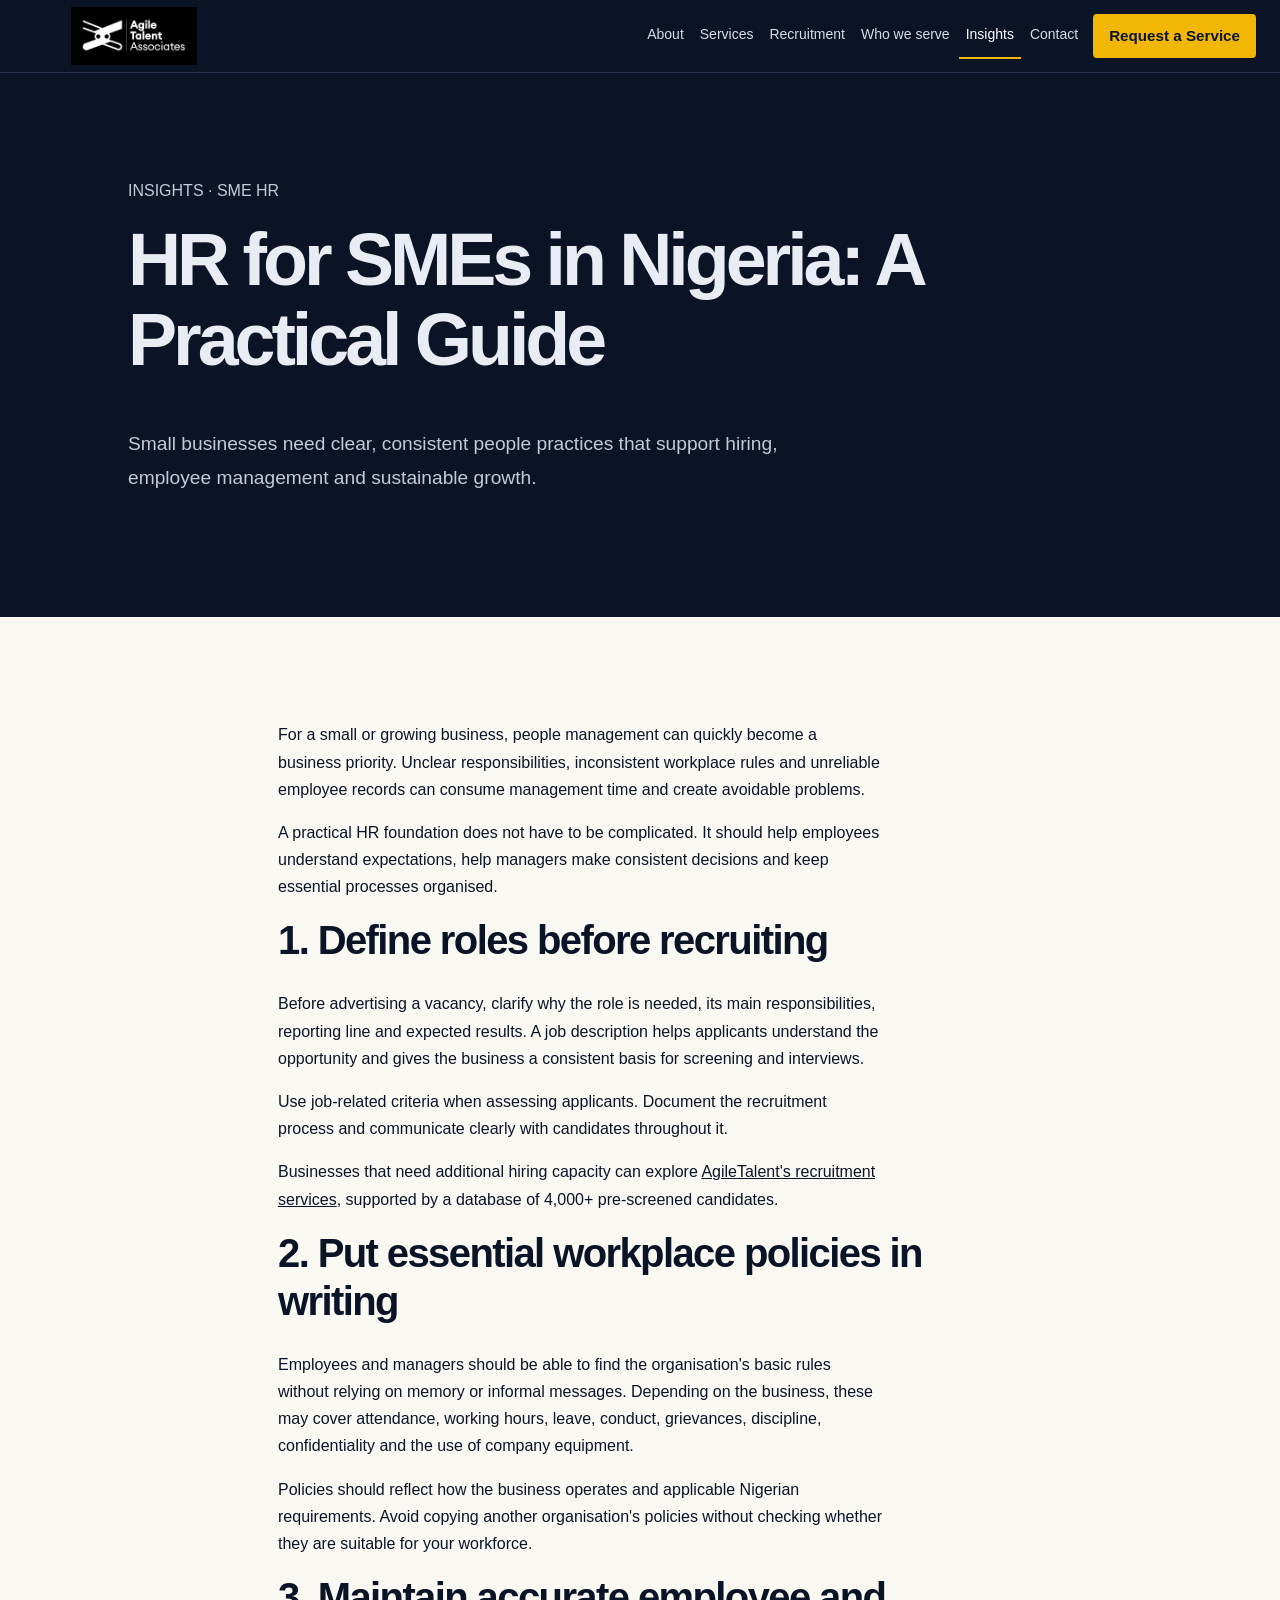
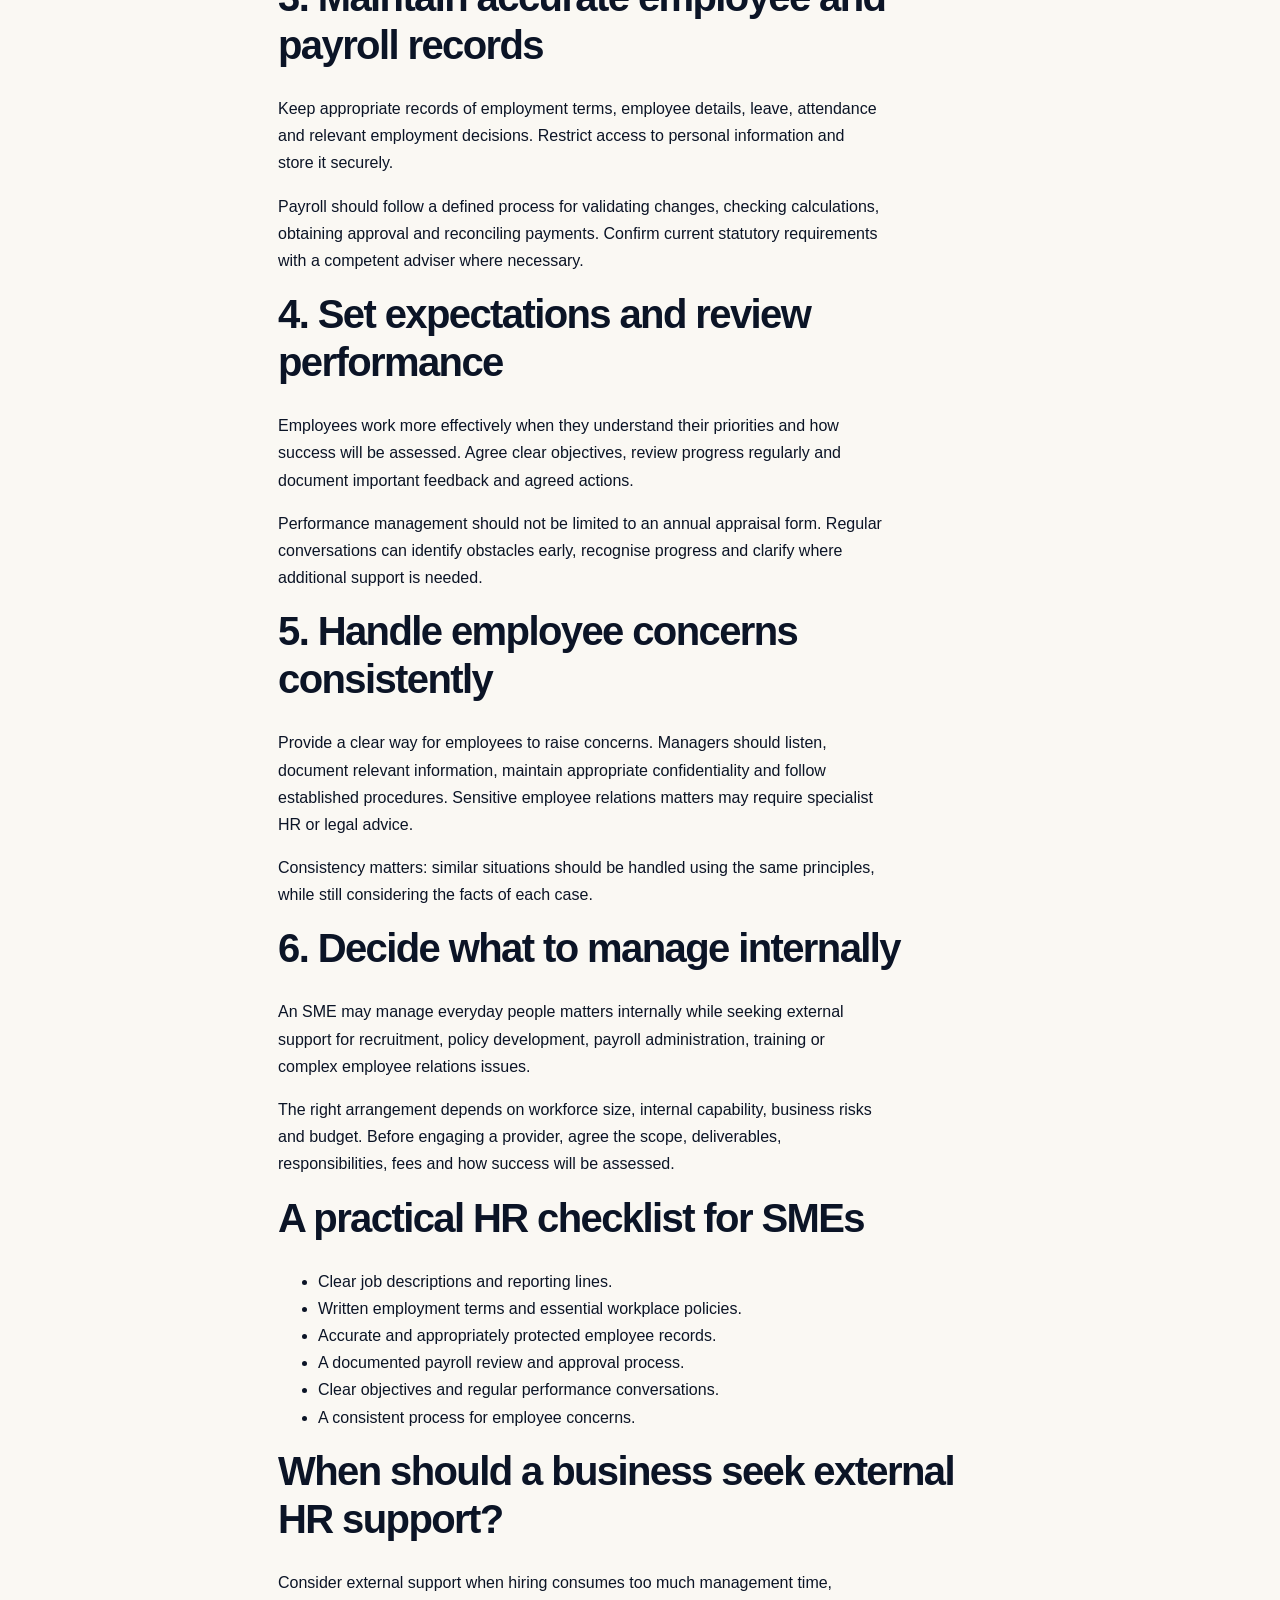
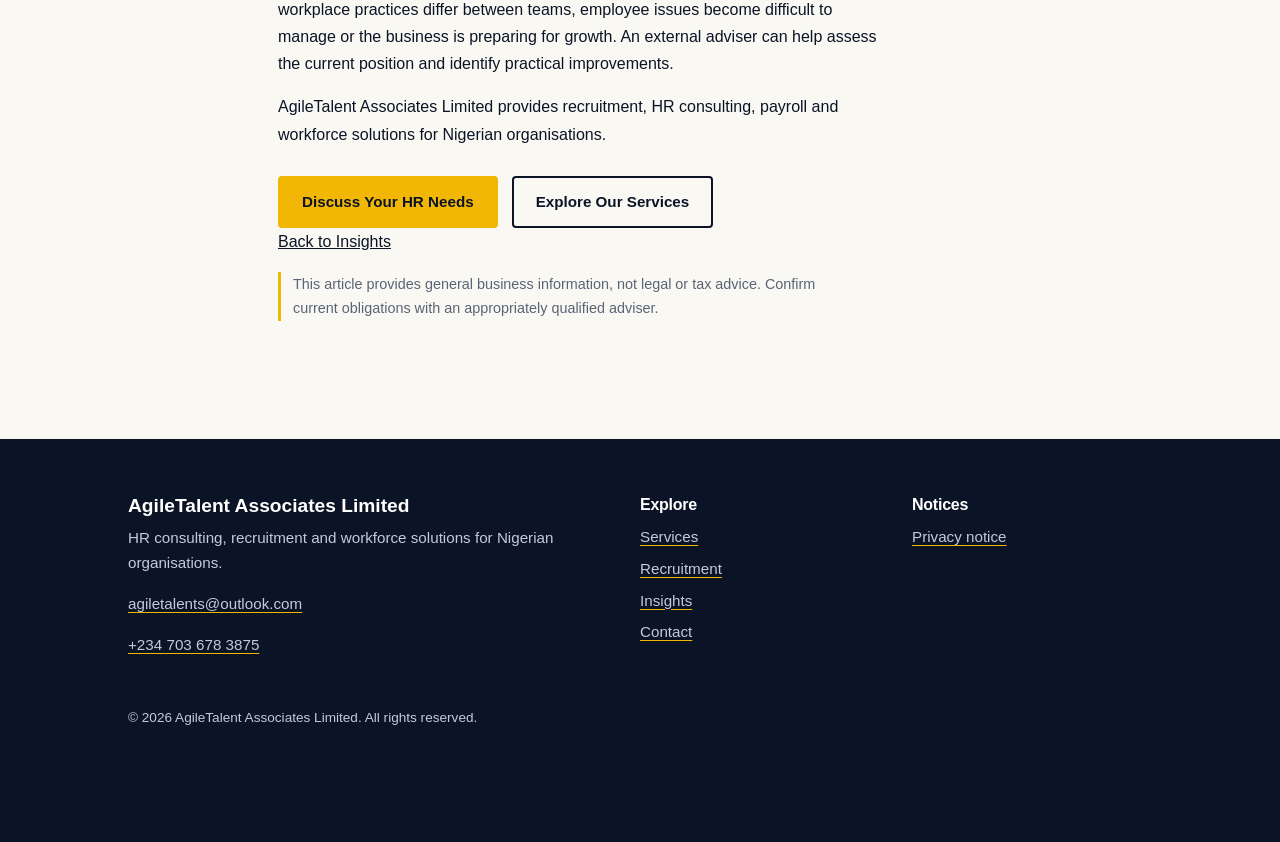
<file: hr-for-smes.html>
<!DOCTYPE html>
<html lang="en-GB">
<head>
<meta charset="utf-8">
<meta name="viewport" content="width=device-width, initial-scale=1, viewport-fit=cover">
<title>HR for SMEs in Nigeria: A Practical Guide | AgileTalent</title>
<meta name="description" content="A practical guide to HR for SMEs in Nigeria, covering recruitment, workplace policies, payroll, performance management and external HR support.">
<meta name="robots" content="index, follow">
<link rel="canonical" href="https://agiletalentassociates.com/hr-for-smes.html">
<meta property="og:title" content="HR for SMEs in Nigeria: A Practical Guide | AgileTalent">
<meta property="og:description" content="Learn how Nigerian small businesses can build practical HR processes for recruitment, payroll, employee records and performance.">
<meta property="og:type" content="article">
<meta property="og:url" content="https://agiletalentassociates.com/hr-for-smes.html">
<meta property="og:site_name" content="AgileTalent Associates Limited">
<link rel="icon" type="image/png" href="favicon.png">
<link rel="preconnect" href="https://fonts.googleapis.com">
<link rel="preconnect" href="https://fonts.gstatic.com" crossorigin>
<link href="https://fonts.googleapis.com/css2?family=Bricolage+Grotesque:opsz,wght@12..96,500;12..96,700&family=Public+Sans:wght@400;500;600&display=swap" rel="stylesheet">
<link rel="stylesheet" href="style.css">
<script type="application/ld+json">
{
  "@context": "https://schema.org",
  "@type": "Article",
  "headline": "HR for SMEs in Nigeria: A Practical Guide",
  "description": "A practical guide to HR for Nigerian small and growing businesses.",
  "mainEntityOfPage": "https://agiletalentassociates.com/hr-for-smes.html",
  "author": {"@type": "Organization", "name": "AgileTalent Associates Limited"},
  "publisher": {"@type": "Organization", "name": "AgileTalent Associates Limited", "url": "https://agiletalentassociates.com/"},
  "inLanguage": "en-GB"
}
</script>
</head>
<body>
<a class="skip" href="#main">Skip to main content</a>
<header>
  <div class="wrap bar">
    <a class="brand" href="index.html" aria-label="AgileTalent Associates home">
      <img class="mark" src="Artboard 4@4x.png" alt="AgileTalent Associates">
    </a>
    <button class="menu" id="menu" aria-expanded="false" aria-controls="nav" type="button">Menu</button>
    <nav id="nav" aria-label="Main navigation">
      <ul>
        <li><a href="about.html">About</a></li>
        <li><a href="services.html">Services</a></li>
        <li><a href="recruitment.html">Recruitment</a></li>
        <li><a href="industries.html">Who we serve</a></li>
        <li><a href="insights.html" aria-current="page">Insights</a></li>
        <li><a href="contact.html">Contact</a></li>
        <li><a class="btn" href="contact.html">Request a Service</a></li>
      </ul>
    </nav>
  </div>
</header>
<main id="main" tabindex="-1">
  <section class="sec dark">
    <div class="wrap">
      <p class="eyebrow">INSIGHTS · SME HR</p>
      <h1>HR for SMEs in Nigeria: A Practical Guide</h1>
      <p class="lead">Small businesses need clear, consistent people practices that support hiring, employee management and sustainable growth.</p>
    </div>
  </section>
  <article class="sec">
    <div class="wrap" style="max-width:820px">
      <p>For a small or growing business, people management can quickly become a business priority. Unclear responsibilities, inconsistent workplace rules and unreliable employee records can consume management time and create avoidable problems.</p>
      <p>A practical HR foundation does not have to be complicated. It should help employees understand expectations, help managers make consistent decisions and keep essential processes organised.</p>

      <h2>1. Define roles before recruiting</h2>
      <p>Before advertising a vacancy, clarify why the role is needed, its main responsibilities, reporting line and expected results. A job description helps applicants understand the opportunity and gives the business a consistent basis for screening and interviews.</p>
      <p>Use job-related criteria when assessing applicants. Document the recruitment process and communicate clearly with candidates throughout it.</p>
      <p>Businesses that need additional hiring capacity can explore <a href="recruitment.html">AgileTalent's recruitment services</a>, supported by a database of 4,000+ pre-screened candidates.</p>

      <h2>2. Put essential workplace policies in writing</h2>
      <p>Employees and managers should be able to find the organisation's basic rules without relying on memory or informal messages. Depending on the business, these may cover attendance, working hours, leave, conduct, grievances, discipline, confidentiality and the use of company equipment.</p>
      <p>Policies should reflect how the business operates and applicable Nigerian requirements. Avoid copying another organisation's policies without checking whether they are suitable for your workforce.</p>

      <h2>3. Maintain accurate employee and payroll records</h2>
      <p>Keep appropriate records of employment terms, employee details, leave, attendance and relevant employment decisions. Restrict access to personal information and store it securely.</p>
      <p>Payroll should follow a defined process for validating changes, checking calculations, obtaining approval and reconciling payments. Confirm current statutory requirements with a competent adviser where necessary.</p>

      <h2>4. Set expectations and review performance</h2>
      <p>Employees work more effectively when they understand their priorities and how success will be assessed. Agree clear objectives, review progress regularly and document important feedback and agreed actions.</p>
      <p>Performance management should not be limited to an annual appraisal form. Regular conversations can identify obstacles early, recognise progress and clarify where additional support is needed.</p>

      <h2>5. Handle employee concerns consistently</h2>
      <p>Provide a clear way for employees to raise concerns. Managers should listen, document relevant information, maintain appropriate confidentiality and follow established procedures. Sensitive employee relations matters may require specialist HR or legal advice.</p>
      <p>Consistency matters: similar situations should be handled using the same principles, while still considering the facts of each case.</p>

      <h2>6. Decide what to manage internally</h2>
      <p>An SME may manage everyday people matters internally while seeking external support for recruitment, policy development, payroll administration, training or complex employee relations issues.</p>
      <p>The right arrangement depends on workforce size, internal capability, business risks and budget. Before engaging a provider, agree the scope, deliverables, responsibilities, fees and how success will be assessed.</p>

      <h2>A practical HR checklist for SMEs</h2>
      <ul class="tick">
        <li>Clear job descriptions and reporting lines.</li>
        <li>Written employment terms and essential workplace policies.</li>
        <li>Accurate and appropriately protected employee records.</li>
        <li>A documented payroll review and approval process.</li>
        <li>Clear objectives and regular performance conversations.</li>
        <li>A consistent process for employee concerns.</li>
      </ul>

      <h2>When should a business seek external HR support?</h2>
      <p>Consider external support when hiring consumes too much management time, workplace practices differ between teams, employee issues become difficult to manage or the business is preparing for growth. An external adviser can help assess the current position and identify practical improvements.</p>
      <p>AgileTalent Associates Limited provides recruitment, HR consulting, payroll and workforce solutions for Nigerian organisations.</p>
      <div class="acts" style="margin-top:28px">
        <a class="btn" href="contact.html">Discuss Your HR Needs</a>
        <a class="btn ghost" href="services.html">Explore Our Services</a>
      </div>
      <p><a class="more" href="insights.html">Back to Insights</a></p>
      <p class="note">This article provides general business information, not legal or tax advice. Confirm current obligations with an appropriately qualified adviser.</p>
    </div>
  </article>
</main>
<footer>
  <div class="wrap cols">
    <div>
      <p style="color:#fff;font:700 1.2rem var(--f-head);margin-bottom:.4em">AgileTalent Associates Limited</p>
      <p>HR consulting, recruitment and workforce solutions for Nigerian organisations.</p>
      <p><a href="mailto:agiletalents@outlook.com">agiletalents@outlook.com</a></p>
      <p><a href="tel:+2347036783875">+234 703 678 3875</a></p>
    </div>
    <div><h2>Explore</h2><ul><li><a href="services.html">Services</a></li><li><a href="recruitment.html">Recruitment</a></li><li><a href="insights.html">Insights</a></li><li><a href="contact.html">Contact</a></li></ul></div>
    <div><h2>Notices</h2><ul><li><a href="privacy.html">Privacy notice</a></li></ul></div>
  </div>
  <div class="wrap"><p style="margin-top:32px;font-size:.85rem">&copy; 2026 AgileTalent Associates Limited. All rights reserved.</p></div>
</footer>
<script src="main.js"></script>
</body>
</html>
</file>
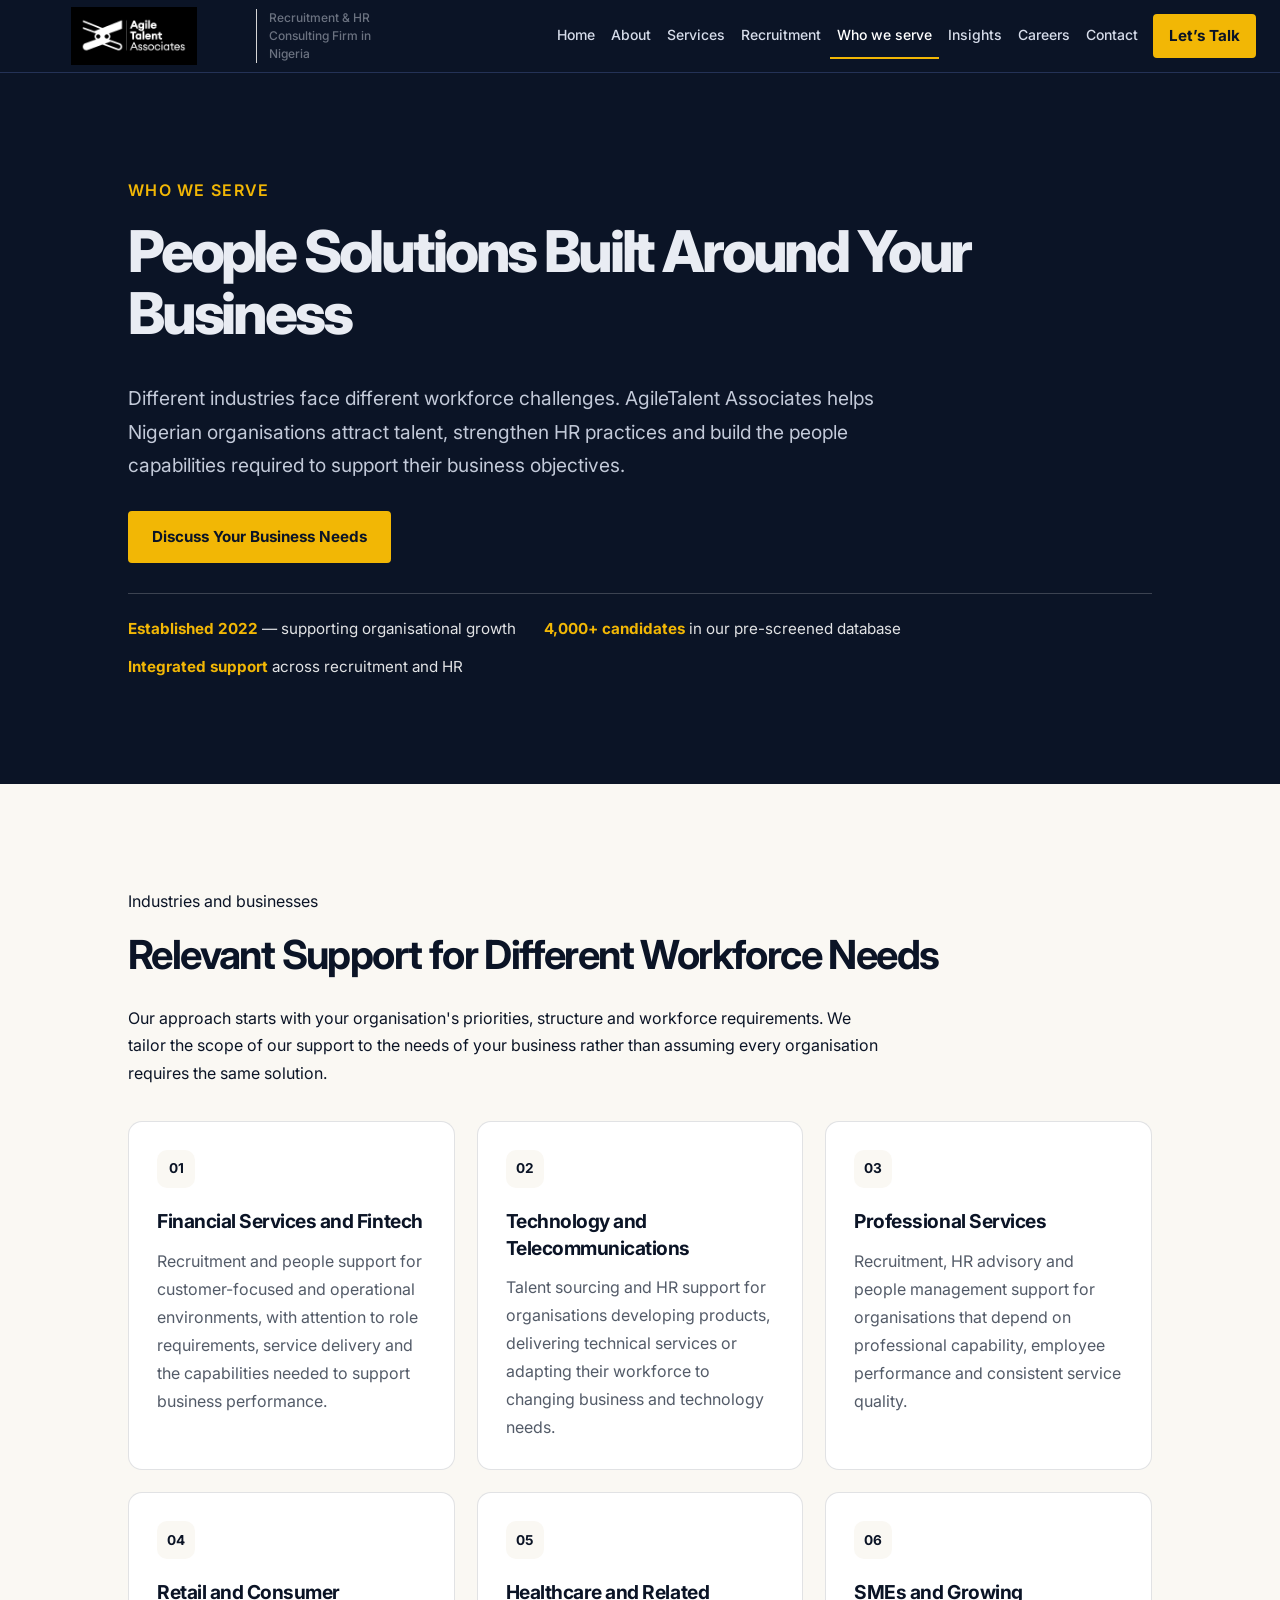
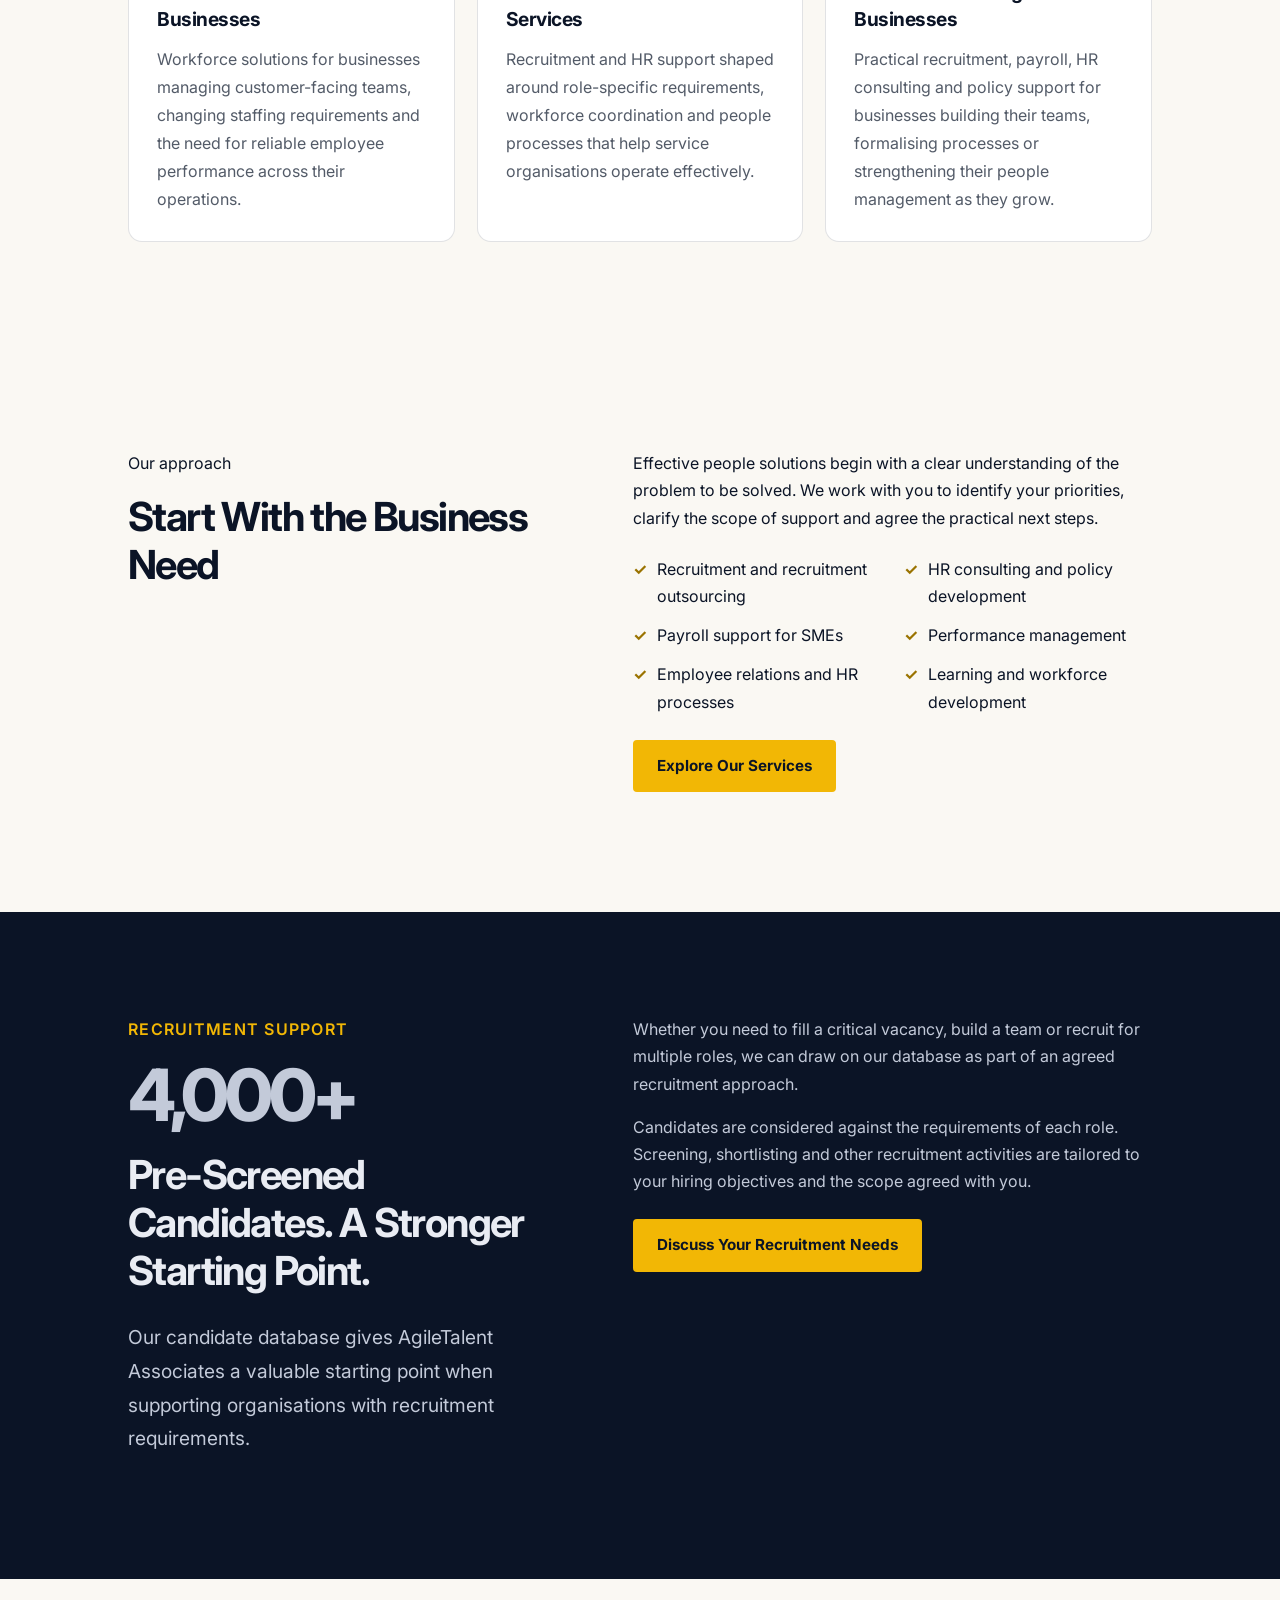
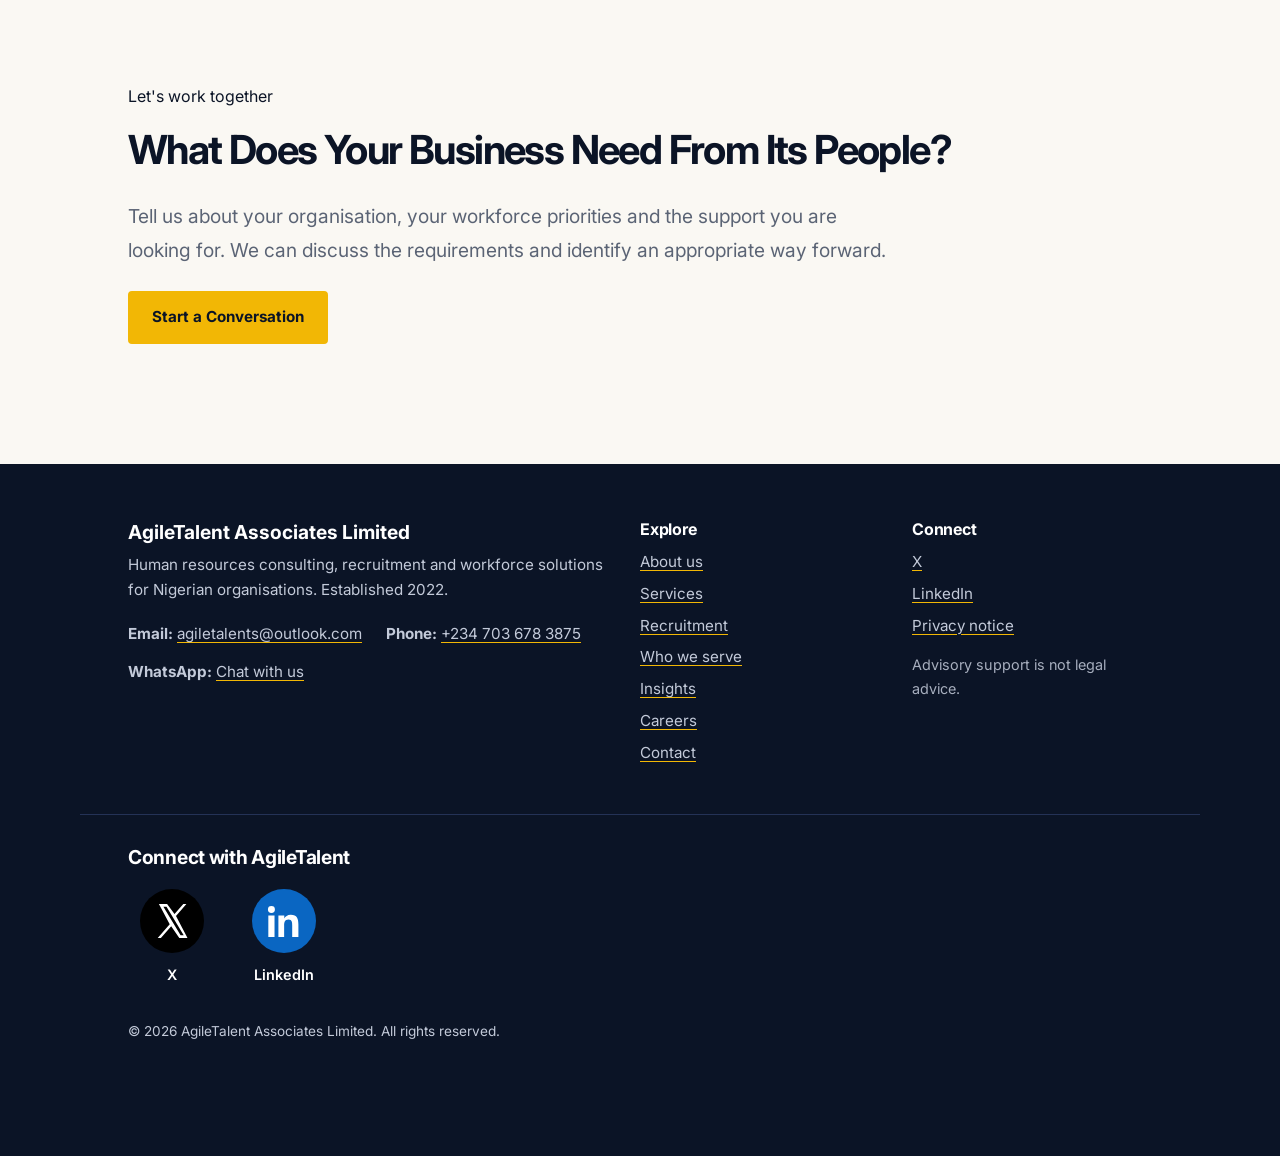
<file: industries.html>
<!DOCTYPE html>
<html lang="en-GB">
<head>
  <meta charset="utf-8">
  <meta name="viewport" content="width=device-width, initial-scale=1, viewport-fit=cover">

  <title>HR Consulting & Recruitment Across Industries in Nigeria | AgileTalent</title>
  <meta name="description" content="AgileTalent Associates provides recruitment, HR consulting, payroll and workforce solutions for financial services, technology, professional services, retail, healthcare and growing businesses in Nigeria.">
  <meta name="robots" content="index, follow">
  <link rel="canonical" href="https://agiletalentassociates.com/industries.html">

  <meta property="og:title" content="Who We Serve | AgileTalent Associates">
  <meta property="og:description" content="Practical recruitment and HR solutions tailored to your organisation, workforce and business priorities across Nigeria.">
  <meta property="og:type" content="website">
  <meta property="og:url" content="https://agiletalentassociates.com/industries.html">
  <meta property="og:site_name" content="AgileTalent Associates Limited">

  <link rel="icon" type="image/png" href="favicon.png">
  <link rel="preconnect" href="https://fonts.googleapis.com">
  <link rel="preconnect" href="https://fonts.gstatic.com" crossorigin>
  <link href="https://fonts.googleapis.com/css2?family=Inter:wght@400;500;600;700;800&display=swap" rel="stylesheet">
  <link rel="stylesheet" href="style.css">

  <style>
    :root {
      --f-head: 'Inter', sans-serif;
      --f-body: 'Inter', sans-serif;
    }

    body {
      font-family: var(--f-body);
    }

    h1, h2, h3, h4, .brand, .btn {
      font-family: var(--f-head);
    }

    header .brand {
      display: inline-flex;
      align-items: center;
      gap: 12px;
      text-decoration: none;
      flex-shrink: 0;
    }

    header .brand-descriptor {
      display: inline-block;
      max-width: 190px;
      padding-left: 12px;
      border-left: 1px solid #d6d6d6;
      color: #6b7280;
      font-family: 'Inter', sans-serif;
      font-size: 12px;
      font-weight: 500;
      line-height: 1.5;
    }

    .industry-hero {
      position: relative;
      overflow: hidden;
    }

    .industry-hero .lead {
      max-width: 760px;
    }

    .industry-proof {
      display: flex;
      flex-wrap: wrap;
      gap: 12px 28px;
      margin-top: 30px;
      padding-top: 22px;
      border-top: 1px solid rgba(255,255,255,.2);
    }

    .industry-proof p {
      margin: 0;
      color: rgba(255,255,255,.88);
      font-size: .95rem;
    }

    .industry-proof strong {
      color: var(--gold);
    }

    .industry-intro {
      max-width: 760px;
    }

    .industry-grid {
      display: grid;
      grid-template-columns: repeat(3, minmax(0, 1fr));
      gap: 22px;
      margin-top: 34px;
    }

    .industry-card {
      box-sizing: border-box;
      height: 100%;
      padding: 28px;
      border: 1px solid rgba(11,20,38,.12);
      border-radius: 14px;
      background: #fff;
      transition: transform .2s ease, border-color .2s ease, box-shadow .2s ease;
    }

    .industry-card:hover {
      transform: translateY(-3px);
      border-color: rgba(242,183,5,.75);
      box-shadow: 0 12px 28px rgba(11,20,38,.06);
    }

    .industry-number {
      display: inline-flex;
      align-items: center;
      justify-content: center;
      width: 38px;
      height: 38px;
      margin-bottom: 20px;
      border-radius: 10px;
      background: #FAF8F3;
      color: #0B1426;
      font-size: .85rem;
      font-weight: 700;
    }

    .industry-card h3 {
      margin-top: 0;
      margin-bottom: 12px;
      line-height: 1.4;
    }

    .industry-card p {
      margin-bottom: 0;
      color: #535b68;
      line-height: 1.75;
    }

    .industry-services {
      display: grid;
      grid-template-columns: repeat(2, minmax(0, 1fr));
      gap: 12px 24px;
      margin: 24px 0;
      padding: 0;
      list-style: none;
    }

    .industry-services li {
      position: relative;
      padding-left: 24px;
      line-height: 1.7;
    }

    .industry-services li::before {
      content: "✓";
      position: absolute;
      left: 0;
      color: #9A7300;
      font-weight: 700;
    }

    .industry-advantage {
      align-items: start;
    }

    .industry-advantage .lead {
      max-width: 650px;
    }

    .industry-stat {
      margin: 10px 0 20px;
      color: var(--gold);
      font-size: clamp(2.8rem, 6vw, 4.5rem);
      font-weight: 800;
      letter-spacing: -.06em;
      line-height: 1;
    }

    .industry-cta {
      margin-top: 24px;
    }

    .industry-contact {
      display: flex;
      flex-wrap: wrap;
      gap: 12px 24px;
      margin-top: 18px;
    }

    .industry-contact a {
      overflow-wrap: anywhere;
    }

    .industry-contact p {
      margin: 0;
    }

    .industry-note {
      font-size: .9rem;
      opacity: .85;
    }

    @media (max-width: 1000px) {
      .industry-grid {
        grid-template-columns: repeat(2, minmax(0, 1fr));
      }
    }

    @media (max-width: 600px) {
      header .brand {
        gap: 8px;
        min-width: 0;
      }

      header .brand .mark {
        max-width: 145px;
        height: auto;
      }

      header .brand-descriptor {
        max-width: 125px;
        padding-left: 8px;
        font-size: 10px;
      }

      .industry-grid,
      .industry-services {
        grid-template-columns: 1fr;
      }

      .industry-card {
        padding: 23px;
      }

      .industry-proof {
        gap: 12px 18px;
      }
    }

    @media (prefers-reduced-motion: reduce) {
      .industry-card {
        transition: none;
      }

      .industry-card:hover {
        transform: none;
      }
    }
  </style>

  <script type="application/ld+json">
  {
    "@context": "https://schema.org",
    "@type": "Organization",
    "name": "AgileTalent Associates Limited",
    "url": "https://agiletalentassociates.com/",
    "logo": "https://agiletalentassociates.com/Artboard%204@4x.png",
    "foundingDate": "2022",
    "email": "agiletalents@outlook.com",
    "telephone": "+2347036783875",
    "areaServed": {
      "@type": "Country",
      "name": "Nigeria"
    },
    "description": "Human resources consulting, recruitment and workforce solutions for Nigerian organisations.",
    "sameAs": [
      "https://x.com/agiletalents_ng",
      "https://www.linkedin.com/company/agiletalent-associates"
    ]
  }
  </script>
</head>

<body>
  <a class="skip" href="#main">Skip to main content</a>

  <header>
    <div class="wrap bar">
      <a class="brand" href="index.html" aria-label="AgileTalent Associates home">
        <img
          class="mark"
          src="Artboard 4@4x.png"
          alt="AgileTalent Associates"
          onerror="this.replaceWith(Object.assign(document.createElement('span'),{className:'wm',textContent:'AgileTalent Associates'}))"
        >
        <span class="brand-descriptor">Recruitment &amp; HR Consulting Firm in Nigeria</span></a>

      <button class="menu" id="menu" aria-expanded="false" aria-controls="nav">
        Menu
      </button>

      <nav id="nav" aria-label="Main">
        <ul>
          <li><a href="index.html">Home</a></li>
          <li><a href="about.html">About</a></li>
          <li><a href="services.html">Services</a></li>
          <li><a href="recruitment.html">Recruitment</a></li>
          <li><a href="industries.html" aria-current="page">Who we serve</a></li>
          <li><a href="insights.html">Insights</a></li>
          <li><a href="careers.html">Careers</a></li>
          <li><a href="contact.html">Contact</a></li>
          <li><a class="btn" href="contact.html">Let’s Talk</a></li>
        </ul>
      </nav>
    </div>
  </header>

  <main id="main" tabindex="-1">

    <!-- HERO -->
    <section class="sec dark industry-hero">
      <div class="wrap">
        <p class="lab" style="color:var(--gold);font-weight:600;letter-spacing:.08em;text-transform:uppercase">
          Who we serve
        </p>

        <h1 style="font-size:clamp(2.2rem,5vw,3.6rem);max-width:850px">
          People Solutions Built Around Your Business
        </h1>

        <p class="lead">
          Different industries face different workforce challenges.
          AgileTalent Associates helps Nigerian organisations attract talent,
          strengthen HR practices and build the people capabilities required
          to support their business objectives.
        </p>

        <p style="margin-top:28px">
          <a class="btn" href="contact.html">Discuss Your Business Needs</a>
        </p>

        <div class="industry-proof">
          <p><strong>Established 2022</strong> — supporting organisational growth</p>
          <p><strong>4,000+ candidates</strong> in our pre-screened database</p>
          <p><strong>Integrated support</strong> across recruitment and HR</p>
        </div>
      </div>
    </section>

    <!-- INDUSTRIES -->
    <section class="sec">
      <div class="wrap">
        <p class="lab">Industries and businesses</p>
        <h2>Relevant Support for Different Workforce Needs</h2>

        <p class="industry-intro">
          Our approach starts with your organisation's priorities, structure
          and workforce requirements. We tailor the scope of our support to
          the needs of your business rather than assuming every organisation
          requires the same solution.
        </p>

        <div class="industry-grid">

          <article class="industry-card">
            <span class="industry-number">01</span>
            <h3>Financial Services and Fintech</h3>
            <p>
              Recruitment and people support for customer-focused and
              operational environments, with attention to role requirements,
              service delivery and the capabilities needed to support business
              performance.
            </p>
          </article>

          <article class="industry-card">
            <span class="industry-number">02</span>
            <h3>Technology and Telecommunications</h3>
            <p>
              Talent sourcing and HR support for organisations developing
              products, delivering technical services or adapting their
              workforce to changing business and technology needs.
            </p>
          </article>

          <article class="industry-card">
            <span class="industry-number">03</span>
            <h3>Professional Services</h3>
            <p>
              Recruitment, HR advisory and people management support for
              organisations that depend on professional capability, employee
              performance and consistent service quality.
            </p>
          </article>

          <article class="industry-card">
            <span class="industry-number">04</span>
            <h3>Retail and Consumer Businesses</h3>
            <p>
              Workforce solutions for businesses managing customer-facing
              teams, changing staffing requirements and the need for reliable
              employee performance across their operations.
            </p>
          </article>

          <article class="industry-card">
            <span class="industry-number">05</span>
            <h3>Healthcare and Related Services</h3>
            <p>
              Recruitment and HR support shaped around role-specific
              requirements, workforce coordination and people processes that
              help service organisations operate effectively.
            </p>
          </article>

          <article class="industry-card">
            <span class="industry-number">06</span>
            <h3>SMEs and Growing Businesses</h3>
            <p>
              Practical recruitment, payroll, HR consulting and policy support
              for businesses building their teams, formalising processes or
              strengthening their people management as they grow.
            </p>
          </article>

        </div>
      </div>
    </section>

    <!-- HOW WE HELP -->
    <section class="sec" style="background:var(--off-white,#FAF8F3)">
      <div class="wrap split">
        <div>
          <p class="lab">Our approach</p>
          <h2>Start With the Business Need</h2>
        </div>

        <div>
          <p>
            Effective people solutions begin with a clear understanding of
            the problem to be solved. We work with you to identify your
            priorities, clarify the scope of support and agree the practical
            next steps.
          </p>

          <ul class="industry-services">
            <li>Recruitment and recruitment outsourcing</li>
            <li>HR consulting and policy development</li>
            <li>Payroll support for SMEs</li>
            <li>Performance management</li>
            <li>Employee relations and HR processes</li>
            <li>Learning and workforce development</li>
          </ul>

          <p>
            <a class="btn" href="services.html">Explore Our Services</a>
          </p>
        </div>
      </div>
    </section>

    <!-- RECRUITMENT ADVANTAGE -->
    <section class="sec dark">
      <div class="wrap split industry-advantage">
        <div>
          <p class="lab" style="color:var(--gold);font-weight:600;letter-spacing:.08em;text-transform:uppercase">
            Recruitment support
          </p>

          <p class="industry-stat">4,000+</p>

          <h2>Pre-Screened Candidates. A Stronger Starting Point.</h2>

          <p class="lead">
            Our candidate database gives AgileTalent Associates a valuable
            starting point when supporting organisations with recruitment
            requirements.
          </p>
        </div>

        <div>
          <p>
            Whether you need to fill a critical vacancy, build a team or
            recruit for multiple roles, we can draw on our database as part
            of an agreed recruitment approach.
          </p>

          <p>
            Candidates are considered against the requirements of each role.
            Screening, shortlisting and other recruitment activities are
            tailored to your hiring objectives and the scope agreed with you.
          </p>

          <p class="industry-cta">
            <a class="btn" href="contact.html?s=recruitment">
              Discuss Your Recruitment Needs
            </a>
          </p>
        </div>
      </div>
    </section>

    <!-- FINAL CTA -->
    <section class="sec">
      <div class="wrap">
        <p class="lab">Let's work together</p>
        <h2>What Does Your Business Need From Its People?</h2>

        <p class="lead industry-intro">
          Tell us about your organisation, your workforce priorities and the
          support you are looking for. We can discuss the requirements and
          identify an appropriate way forward.
        </p>

        <p style="margin-top:24px">
          <a class="btn" href="contact.html">Start a Conversation</a>
        </p>
      </div>
    </section>

  </main>

  <!-- FOOTER -->
  <footer>
    <div class="wrap cols">

      <div>
        <p style="color:#fff;font:700 1.2rem var(--f-head);margin-bottom:.4em">
          AgileTalent Associates Limited
        </p>

        <p>
          Human resources consulting, recruitment and workforce solutions
          for Nigerian organisations. Established 2022.
        </p>

        <div class="industry-contact">
          <p>
            <strong>Email:</strong>
            <a href="mailto:agiletalents@outlook.com">agiletalents@outlook.com</a>
          </p>

          <p>
            <strong>Phone:</strong>
            <a href="tel:+2347036783875">+234 703 678 3875</a>
          </p>

          <p>
            <strong>WhatsApp:</strong>
            <a href="https://wa.me/2348152866467" target="_blank" rel="noopener noreferrer">
              Chat with us
            </a>
          </p>
        </div>
      </div>

      <div>
        <h2>Explore</h2>
        <ul>
          <li><a href="about.html">About us</a></li>
          <li><a href="services.html">Services</a></li>
          <li><a href="recruitment.html">Recruitment</a></li>
          <li><a href="industries.html">Who we serve</a></li>
          <li><a href="insights.html">Insights</a></li>
          <li><a href="careers.html">Careers</a></li>
          <li><a href="contact.html">Contact</a></li>
        </ul>
      </div>

      <div>
        <h2>Connect</h2>
        <ul>
          <li>
            <a href="https://x.com/agiletalents_ng" target="_blank" rel="noopener noreferrer">
              X
            </a>
          </li>
          <li>
            <a href="https://www.linkedin.com/company/agiletalent-associates" target="_blank" rel="noopener noreferrer">
              LinkedIn
            </a>
          </li>
          <li><a href="privacy.html">Privacy notice</a></li>
        </ul>

        <p class="industry-note" style="margin-top:1em">
          Advisory support is not legal advice.
        </p>
      </div>

    </div>

    <div class="wrap social-area">
      <h2 class="social-heading">Connect with AgileTalent</h2>

      <div class="social-links">
        <a href="https://x.com/agiletalents_ng"
           target="_blank"
           rel="noopener noreferrer"
           aria-label="Follow AgileTalent Associates on X">
          <svg class="social-icon" viewBox="0 0 64 64" aria-hidden="true">
            <circle cx="32" cy="32" r="32" fill="#000"/>
            <path d="M18.9 15h8.2l7.4 10 8.8-10h3.1L36 27.1 47.5 49h-8.2l-8.1-11.7L20.9 49h-3.2l12-13.8L18.9 15zm4.5 2.7 17.2 28.6h3.1L26.5 17.7h-3.1z" fill="#fff"/>
          </svg>
          <span>X</span>
        </a>

        <a href="https://www.linkedin.com/company/agiletalent-associates"
           target="_blank"
           rel="noopener noreferrer"
           aria-label="Follow AgileTalent Associates on LinkedIn">
          <svg class="social-icon" viewBox="0 0 64 64" aria-hidden="true">
            <circle cx="32" cy="32" r="32" fill="#0A66C2"/>
            <g fill="#fff" transform="translate(14 14) scale(1.55)">
              <path d="M3.5 6.5A2.25 2.25 0 1 0 3.5 2a2.25 2.25 0 0 0 0 4.5zM1.5 8h4v14h-4zM8 8h3.8v1.9h.1C12.4 8.8 13.8 7.6 16 7.6c4.1 0 4.9 2.7 4.9 6.2V22h-4v-7.3c0-1.8 0-4-2.4-4s-2.8 1.9-2.8 3.9V22H8z"/>
            </g>
          </svg>
          <span>LinkedIn</span>
        </a>
      </div>
    </div>

    <div class="wrap">
      <p style="margin-top:32px;font-size:.85rem">
        &copy; 2026 AgileTalent Associates Limited. All rights reserved.
      </p>
    </div>
  </footer>

  <a style="display:none" class="btn sticky" id="sticky" href="contact.html">
    Let’s Talk
  </a>

  <script src="main.js"></script>
</body>
</html>
</file>
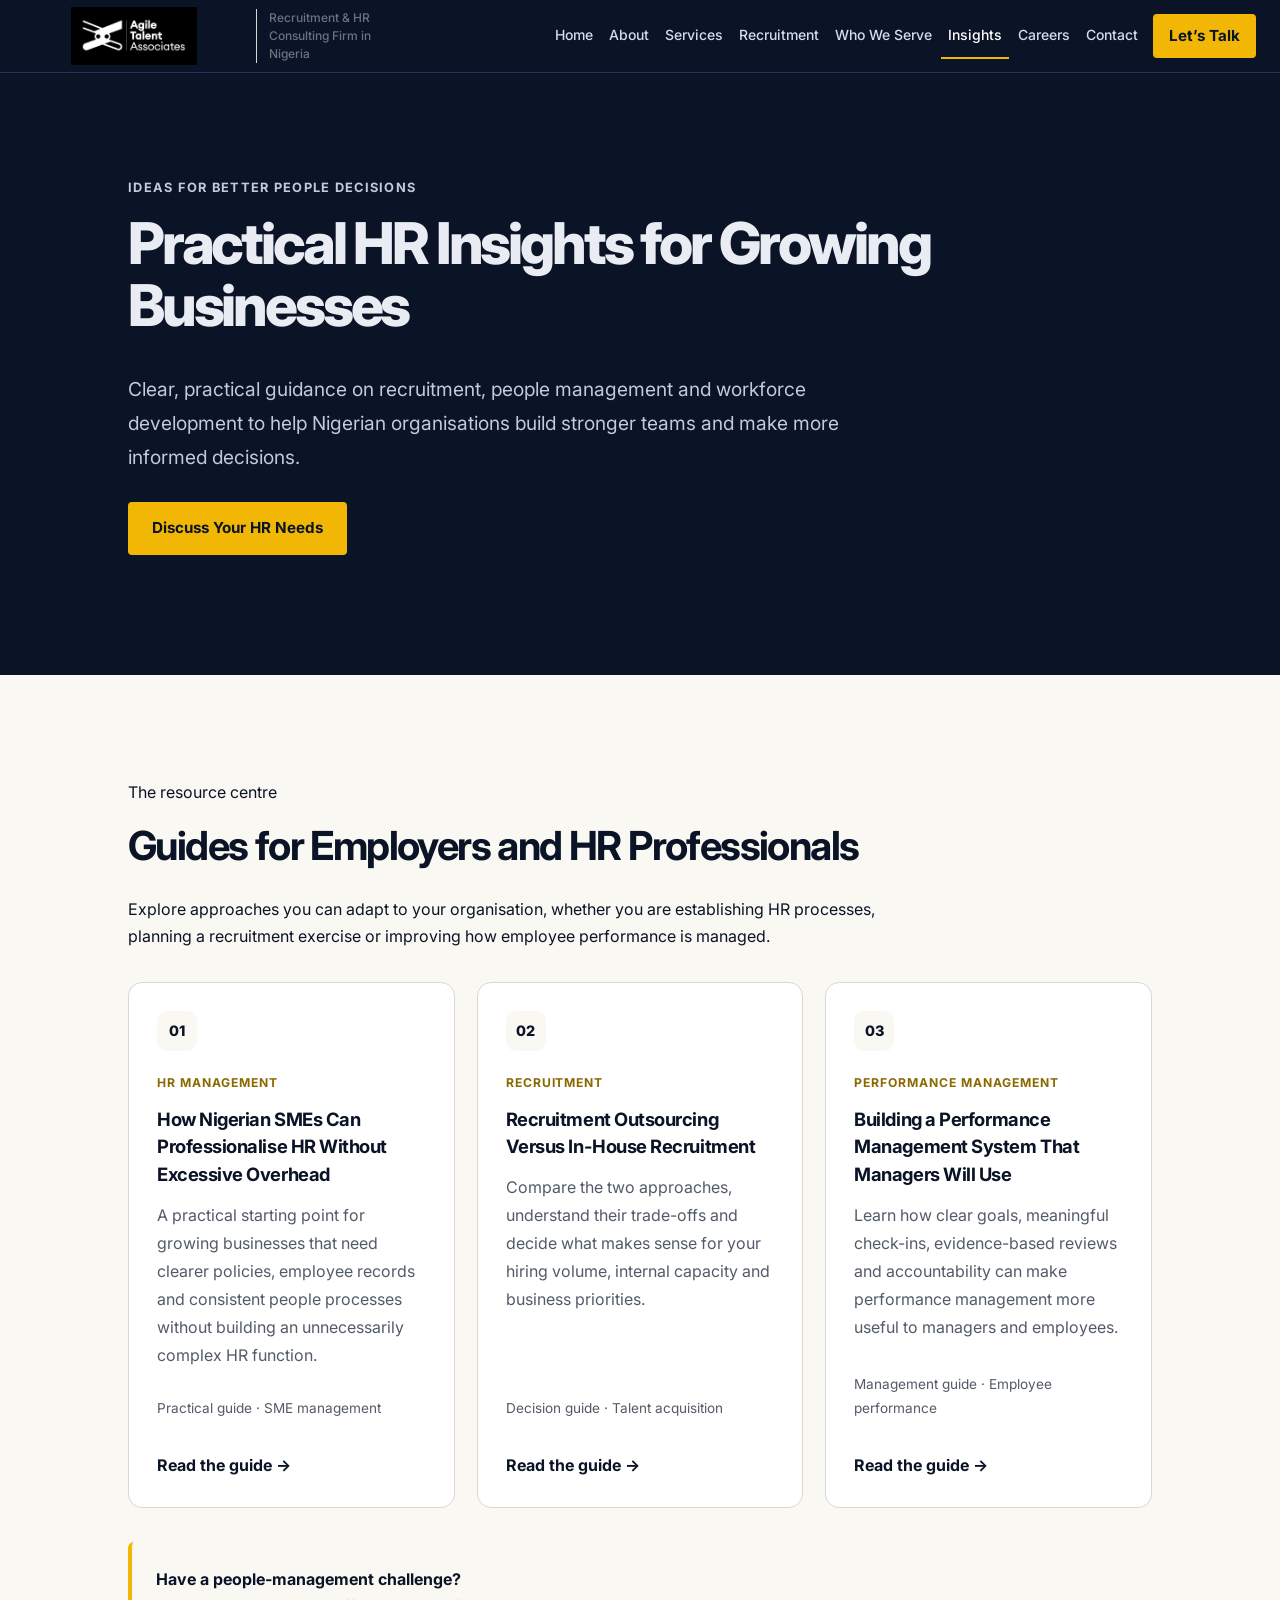
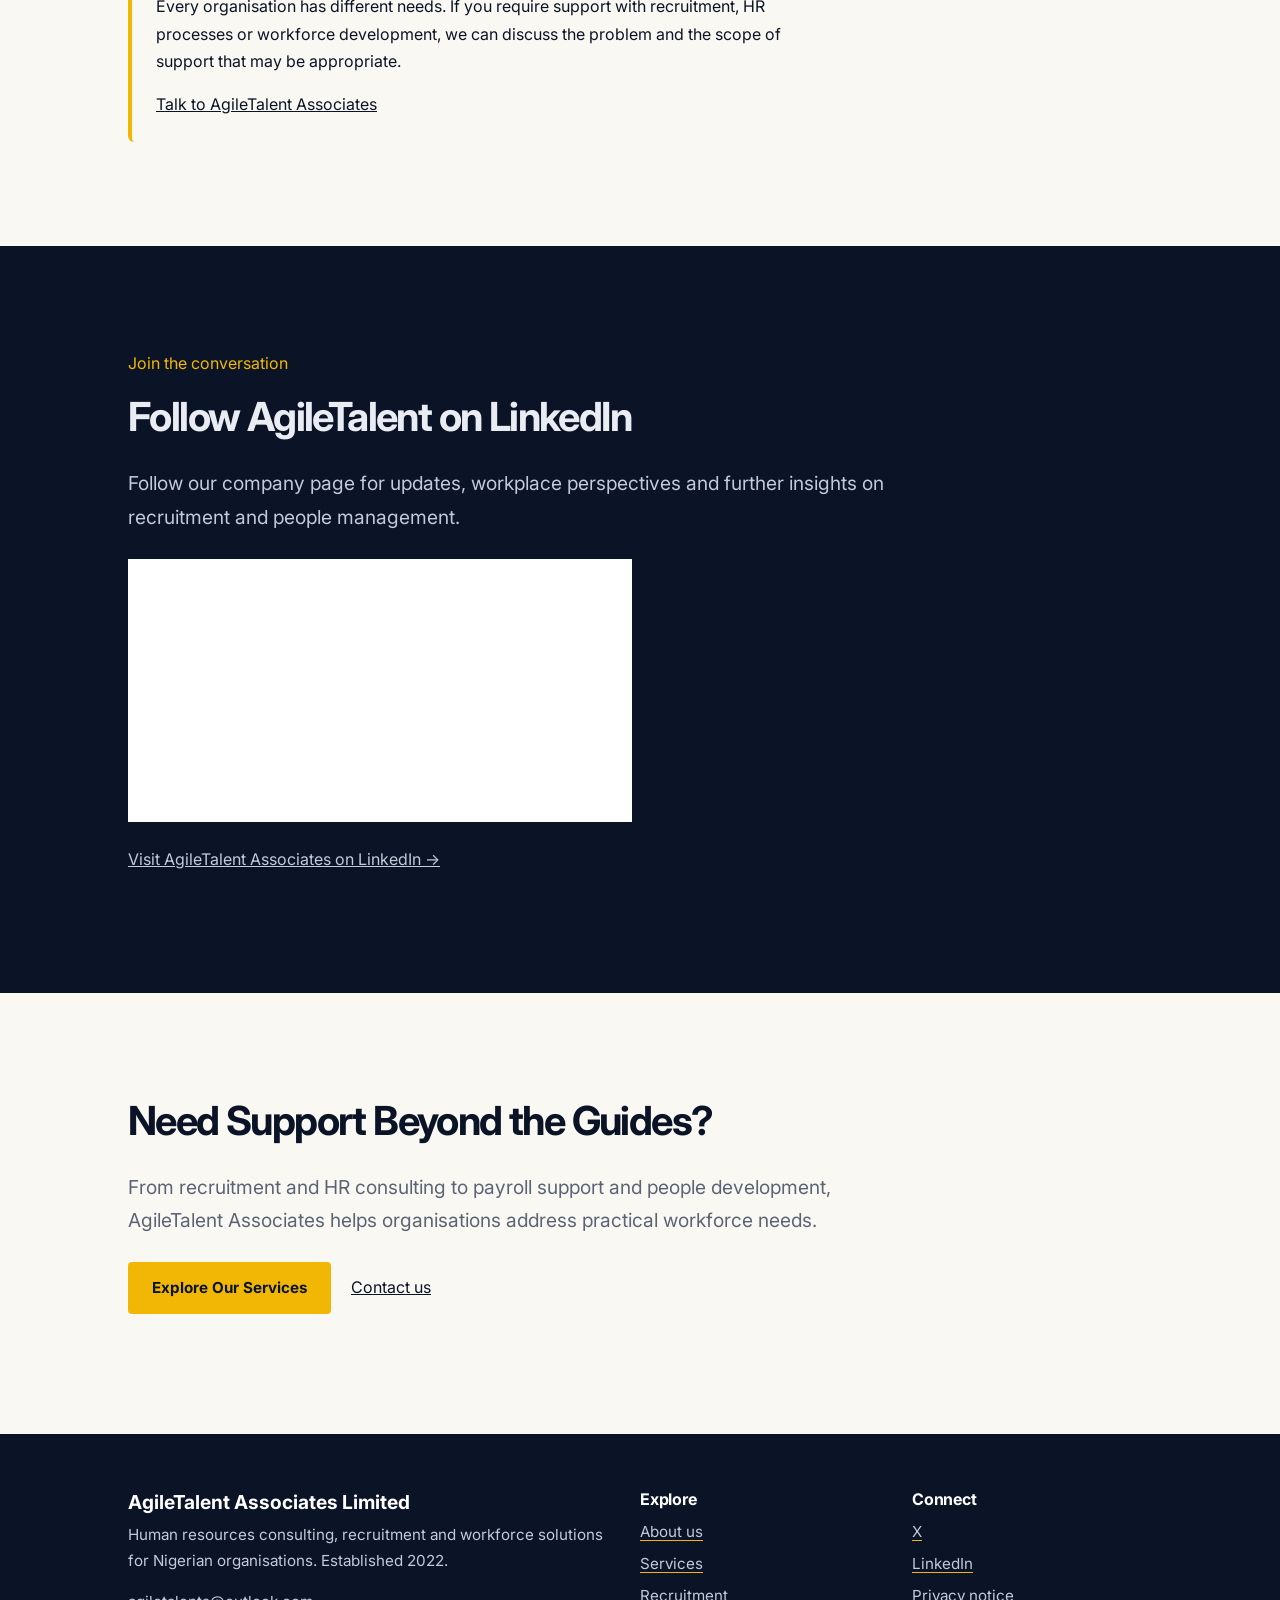
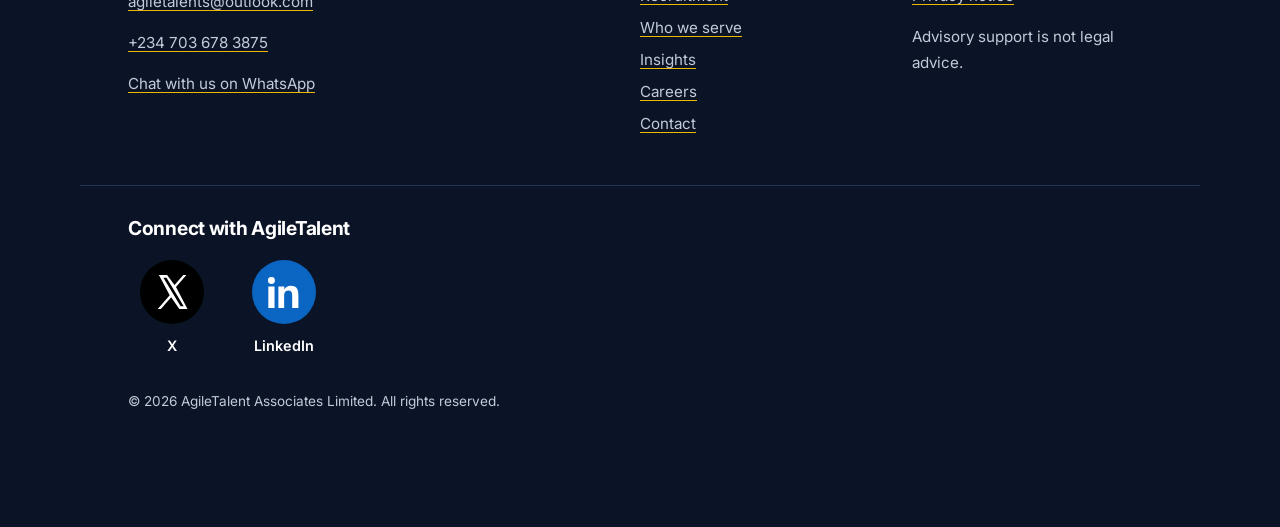
<file: insights.html>
<!DOCTYPE html>
<html lang="en-GB">
<head>
<meta charset="utf-8">
<meta name="viewport" content="width=device-width, initial-scale=1, viewport-fit=cover">

<title>HR Insights, Recruitment Guides &amp; Business Resources | AgileTalent</title>
<meta name="description" content="Explore practical HR guides for Nigerian businesses, covering SME HR management, recruitment outsourcing, performance management and workforce development.">
<meta name="robots" content="index, follow">
<link rel="canonical" href="https://agiletalentassociates.com/insights.html">

<meta property="og:title" content="HR Insights and Business Resources | AgileTalent Associates">
<meta property="og:description" content="Practical recruitment and HR guidance for employers, business leaders and HR professionals in Nigeria.">
<meta property="og:type" content="website">
<meta property="og:url" content="https://agiletalentassociates.com/insights.html">
<meta property="og:site_name" content="AgileTalent Associates Limited">

<link rel="icon" type="image/png" href="favicon.png">
<link rel="preconnect" href="https://fonts.googleapis.com">
<link rel="preconnect" href="https://fonts.gstatic.com" crossorigin>
<link href="https://fonts.googleapis.com/css2?family=Inter:wght@400;500;600;700;800&display=swap" rel="stylesheet">
<link rel="stylesheet" href="style.css">

<script type="application/ld+json">
{
  "@context": "https://schema.org",
  "@type": "CollectionPage",
  "name": "HR Insights and Business Resources",
  "url": "https://agiletalentassociates.com/insights.html",
  "description": "Practical HR, recruitment and workforce management guidance for Nigerian organisations.",
  "publisher": {
    "@type": "Organization",
    "name": "AgileTalent Associates Limited",
    "url": "https://agiletalentassociates.com/"
  },
  "inLanguage": "en-GB"
}
</script>

<style>
:root {
  --f-head: 'Inter', sans-serif;
  --f-body: 'Inter', sans-serif;
}

body {
  font-family: var(--f-body);
}

h1, h2, h3, h4, .brand, .btn {
  font-family: var(--f-head);
}

header .brand {
  display: inline-flex;
  align-items: center;
  gap: 12px;
  text-decoration: none;
  flex-shrink: 0;
}

header .brand-descriptor {
  display: inline-block;
  max-width: 190px;
  padding-left: 12px;
  border-left: 1px solid #d6d6d6;
  color: #6b7280;
  font-family: 'Inter', sans-serif;
  font-size: 12px;
  font-weight: 500;
  line-height: 1.5;
}

.insights-hero .lead {
  max-width: 760px;
}

.insights-kicker {
  color: var(--gold, #F2B705);
  font-size: .8rem;
  font-weight: 700;
  letter-spacing: .1em;
  text-transform: uppercase;
}

.insights-grid {
  display: grid;
  grid-template-columns: repeat(3, minmax(0, 1fr));
  gap: 22px;
  margin-top: 32px;
}

.insight-card {
  display: flex;
  flex-direction: column;
  min-width: 0;
  padding: 28px;
  border: 1px solid var(--line, #DAD7CE);
  border-radius: 14px;
  background: #fff;
  box-sizing: border-box;
  transition: transform .2s ease, box-shadow .2s ease, border-color .2s ease;
}

.insight-card:hover {
  transform: translateY(-3px);
  border-color: rgba(242,183,5,.8);
  box-shadow: 0 12px 28px rgba(11,20,38,.06);
}

.insight-category {
  color: #8A6A00;
  font-size: .76rem;
  font-weight: 700;
  letter-spacing: .08em;
  text-transform: uppercase;
}

.insight-number {
  display: flex;
  align-items: center;
  justify-content: center;
  width: 40px;
  height: 40px;
  margin-bottom: 22px;
  border-radius: 10px;
  background: var(--off-white, #FAF8F3);
  color: var(--navy, #0B1426);
  font-size: .9rem;
  font-weight: 800;
}

.insight-card h3 {
  margin: 12px 0;
  font-size: 1.15rem;
  line-height: 1.5;
}

.insight-card p {
  color: #535b68;
  line-height: 1.75;
}

.insight-meta {
  margin-top: auto;
  padding-top: 12px;
  color: #687080;
  font-size: .85rem;
}

.insight-link {
  display: inline-block;
  margin-top: 18px;
  font-weight: 700;
  text-decoration: none;
}

.insight-link:hover {
  text-decoration: underline;
}

.insight-cta {
  padding: 24px;
  margin-top: 34px;
  border-left: 4px solid var(--gold, #F2B705);
  border-radius: 6px;
  background: var(--off-white, #FAF8F3);
}

.insight-cta p:last-child {
  margin-bottom: 0;
}

.linkedin-embed {
  display: block;
  width: 100%;
  max-width: 504px;
  height: 263px;
  margin: 24px 0;
  border: 0;
  background: #fff;
}

@media (max-width: 1000px) {
  .insights-grid {
    grid-template-columns: repeat(2, minmax(0, 1fr));
  }
}

@media (max-width: 650px) {
  header .brand {
    gap: 8px;
    min-width: 0;
  }

  header .brand .mark {
    max-width: 145px;
    height: auto;
  }

  header .brand-descriptor {
    max-width: 125px;
    padding-left: 8px;
    font-size: 10px;
  }

  .insights-grid {
    grid-template-columns: 1fr;
    gap: 16px;
  }

  .insight-card {
    padding: 23px;
  }
}

@media (prefers-reduced-motion: reduce) {
  .insight-card {
    transition: none;
  }

  .insight-card:hover {
    transform: none;
  }
}
</style>
</head>

<body>
<a class="skip" href="#main">Skip to main content</a>

<header>
  <div class="wrap bar">
    <a class="brand" href="index.html" aria-label="AgileTalent Associates home">
      <img class="mark" src="Artboard 4@4x.png" alt="AgileTalent Associates"
        onerror="this.replaceWith(Object.assign(document.createElement('span'),{className:'wm',textContent:'AgileTalent Associates'}))">
      <span class="brand-descriptor">Recruitment &amp; HR Consulting Firm in Nigeria</span>
    </a>

    <button class="menu" id="menu" aria-expanded="false" aria-controls="nav">Menu</button>

    <nav id="nav" aria-label="Main">
      <ul>
        <li><a href="index.html">Home</a></li>
        <li><a href="about.html">About</a></li>
        <li><a href="services.html">Services</a></li>
        <li><a href="recruitment.html">Recruitment</a></li>
        <li><a href="industries.html">Who We Serve</a></li>
        <li><a href="insights.html" aria-current="page">Insights</a></li>
        <li><a href="careers.html">Careers</a></li>
        <li><a href="contact.html">Contact</a></li>
        <li><a class="btn" href="contact.html">Let’s Talk</a></li>
      </ul>
    </nav>
  </div>
</header>

<main id="main" tabindex="-1">

  <section class="sec dark insights-hero">
    <div class="wrap">
      <p class="insights-kicker">Ideas for better people decisions</p>
      <h1 style="font-size:clamp(2.2rem,5vw,3.6rem);max-width:850px">
        Practical HR Insights for Growing Businesses
      </h1>
      <p class="lead">
        Clear, practical guidance on recruitment, people management and
        workforce development to help Nigerian organisations build stronger
        teams and make more informed decisions.
      </p>
      <p style="margin-top:28px">
        <a class="btn" href="contact.html">Discuss Your HR Needs</a>
      </p>
    </div>
  </section>

  <section class="sec">
    <div class="wrap">
      <p class="lab">The resource centre</p>
      <h2>Guides for Employers and HR Professionals</h2>
      <p style="max-width:760px">
        Explore approaches you can adapt to your organisation, whether you
        are establishing HR processes, planning a recruitment exercise or
        improving how employee performance is managed.
      </p>

      <div class="insights-grid">

        <article class="insight-card">
          <span class="insight-number">01</span>
          <span class="insight-category">HR Management</span>
          <h3>How Nigerian SMEs Can Professionalise HR Without Excessive Overhead</h3>
          <p>
            A practical starting point for growing businesses that need clearer
            policies, employee records and consistent people processes without
            building an unnecessarily complex HR function.
          </p>
          <p class="insight-meta">Practical guide · SME management</p>
          <a class="insight-link" href="hr-for-smes.html">
            Read the guide →
          </a>
        </article>

        <article class="insight-card">
          <span class="insight-number">02</span>
          <span class="insight-category">Recruitment</span>
          <h3>Recruitment Outsourcing Versus In-House Recruitment</h3>
          <p>
            Compare the two approaches, understand their trade-offs and decide
            what makes sense for your hiring volume, internal capacity and
            business priorities.
          </p>
          <p class="insight-meta">Decision guide · Talent acquisition</p>
          <a class="insight-link" href="recruitment-outsourcing.html">
            Read the guide →
          </a>
        </article>

        <article class="insight-card">
          <span class="insight-number">03</span>
          <span class="insight-category">Performance Management</span>
          <h3>Building a Performance Management System That Managers Will Use</h3>
          <p>
            Learn how clear goals, meaningful check-ins, evidence-based reviews
            and accountability can make performance management more useful
            to managers and employees.
          </p>
          <p class="insight-meta">Management guide · Employee performance</p>
          <a class="insight-link" href="performance-management.html">
            Read the guide →
          </a>
        </article>

      </div>

      <div class="insight-cta">
        <strong>Have a people-management challenge?</strong>
        <p>
          Every organisation has different needs. If you require support with
          recruitment, HR processes or workforce development, we can discuss
          the problem and the scope of support that may be appropriate.
        </p>
        <p><a href="contact.html">Talk to AgileTalent Associates</a></p>
      </div>
    </div>
  </section>

  <section class="sec dark">
    <div class="wrap">
      <p class="lab" style="color:var(--gold)">Join the conversation</p>
      <h2>Follow AgileTalent on LinkedIn</h2>
      <p class="lead">
        Follow our company page for updates, workplace perspectives and
        further insights on recruitment and people management.
      </p>

      <iframe
        class="linkedin-embed"
        src="https://www.linkedin.com/embed/feed/update/urn:li:share:7416500527238320129?collapsed=1"
        title="AgileTalent Associates LinkedIn post"
        loading="lazy"
        allowfullscreen>
      </iframe>

      <p>
        <a href="https://www.linkedin.com/company/agiletalent-associates"
           target="_blank" rel="noopener noreferrer">
          Visit AgileTalent Associates on LinkedIn →
        </a>
      </p>
    </div>
  </section>

  <section class="sec">
    <div class="wrap">
      <h2>Need Support Beyond the Guides?</h2>
      <p class="lead" style="max-width:760px">
        From recruitment and HR consulting to payroll support and people
        development, AgileTalent Associates helps organisations address
        practical workforce needs.
      </p>
      <p style="margin-top:24px">
        <a class="btn" href="services.html">Explore Our Services</a>
        <a href="contact.html" style="margin-left:16px">Contact us</a>
      </p>
    </div>
  </section>

</main>

<footer>
  <div class="wrap cols">
    <div>
      <p style="color:#fff;font:700 1.2rem var(--f-head);margin-bottom:.4em">
        AgileTalent Associates Limited
      </p>
      <p>
        Human resources consulting, recruitment and workforce solutions
        for Nigerian organisations. Established 2022.
      </p>
      <p><a href="mailto:agiletalents@outlook.com">agiletalents@outlook.com</a></p>
      <p><a href="tel:+2347036783875">+234 703 678 3875</a></p>
      <p>
        <a href="https://wa.me/2348152866467" target="_blank" rel="noopener noreferrer">
          Chat with us on WhatsApp
        </a>
      </p>
    </div>

    <div>
      <h2>Explore</h2>
      <ul>
        <li><a href="about.html">About us</a></li>
        <li><a href="services.html">Services</a></li>
        <li><a href="recruitment.html">Recruitment</a></li>
        <li><a href="industries.html">Who we serve</a></li>
        <li><a href="insights.html">Insights</a></li>
        <li><a href="careers.html">Careers</a></li>
        <li><a href="contact.html">Contact</a></li>
      </ul>
    </div>

    <div>
      <h2>Connect</h2>
      <ul>
        <li><a href="https://x.com/agiletalents_ng" target="_blank" rel="noopener noreferrer">X</a></li>
        <li><a href="https://www.linkedin.com/company/agiletalent-associates" target="_blank" rel="noopener noreferrer">LinkedIn</a></li>
        <li><a href="privacy.html">Privacy notice</a></li>
      </ul>
      <p style="margin-top:1em">Advisory support is not legal advice.</p>
    </div>
  </div>

  <div class="wrap social-area">
    <h2 class="social-heading">Connect with AgileTalent</h2>
    <div class="social-links">
      <a href="https://x.com/agiletalents_ng" target="_blank" rel="noopener noreferrer" aria-label="Follow AgileTalent Associates on X">
        <svg class="social-icon" viewBox="0 0 64 64" aria-hidden="true">
          <circle cx="32" cy="32" r="32" fill="#000"/>
          <path d="M18.9 15h8.2l7.4 10 8.8-10h3.1L36 27.1 47.5 49h-8.2l-8.1-11.7L20.9 49h-3.2l12-13.8L18.9 15zm4.5 2.7 17.2 28.6h3.1L26.5 17.7h-3.1z" fill="#fff"/>
        </svg>
        <span>X</span>
      </a>

      <a href="https://www.linkedin.com/company/agiletalent-associates" target="_blank" rel="noopener noreferrer" aria-label="Follow AgileTalent Associates on LinkedIn">
        <svg class="social-icon" viewBox="0 0 64 64" aria-hidden="true">
          <circle cx="32" cy="32" r="32" fill="#0A66C2"/>
          <g fill="#fff" transform="translate(14 14) scale(1.55)">
            <path d="M3.5 6.5A2.25 2.25 0 1 0 3.5 2a2.25 2.25 0 0 0 0 4.5zM1.5 8h4v14h-4zM8 8h3.8v1.9h.1C12.4 8.8 13.8 7.6 16 7.6c4.1 0 4.9 2.7 4.9 6.2V22h-4v-7.3c0-1.8 0-4-2.4-4s-2.8 1.9-2.8 3.9V22H8z"/>
          </g>
        </svg>
        <span>LinkedIn</span>
      </a>
    </div>
  </div>

  <div class="wrap">
    <p style="margin-top:32px;font-size:.85rem">
      &copy; 2026 AgileTalent Associates Limited. All rights reserved.
    </p>
  </div>
</footer>

<a class="btn sticky" id="sticky" href="contact.html">Let’s Talk</a>

<script src="main.js"></script>
</body>
</html>
</file>
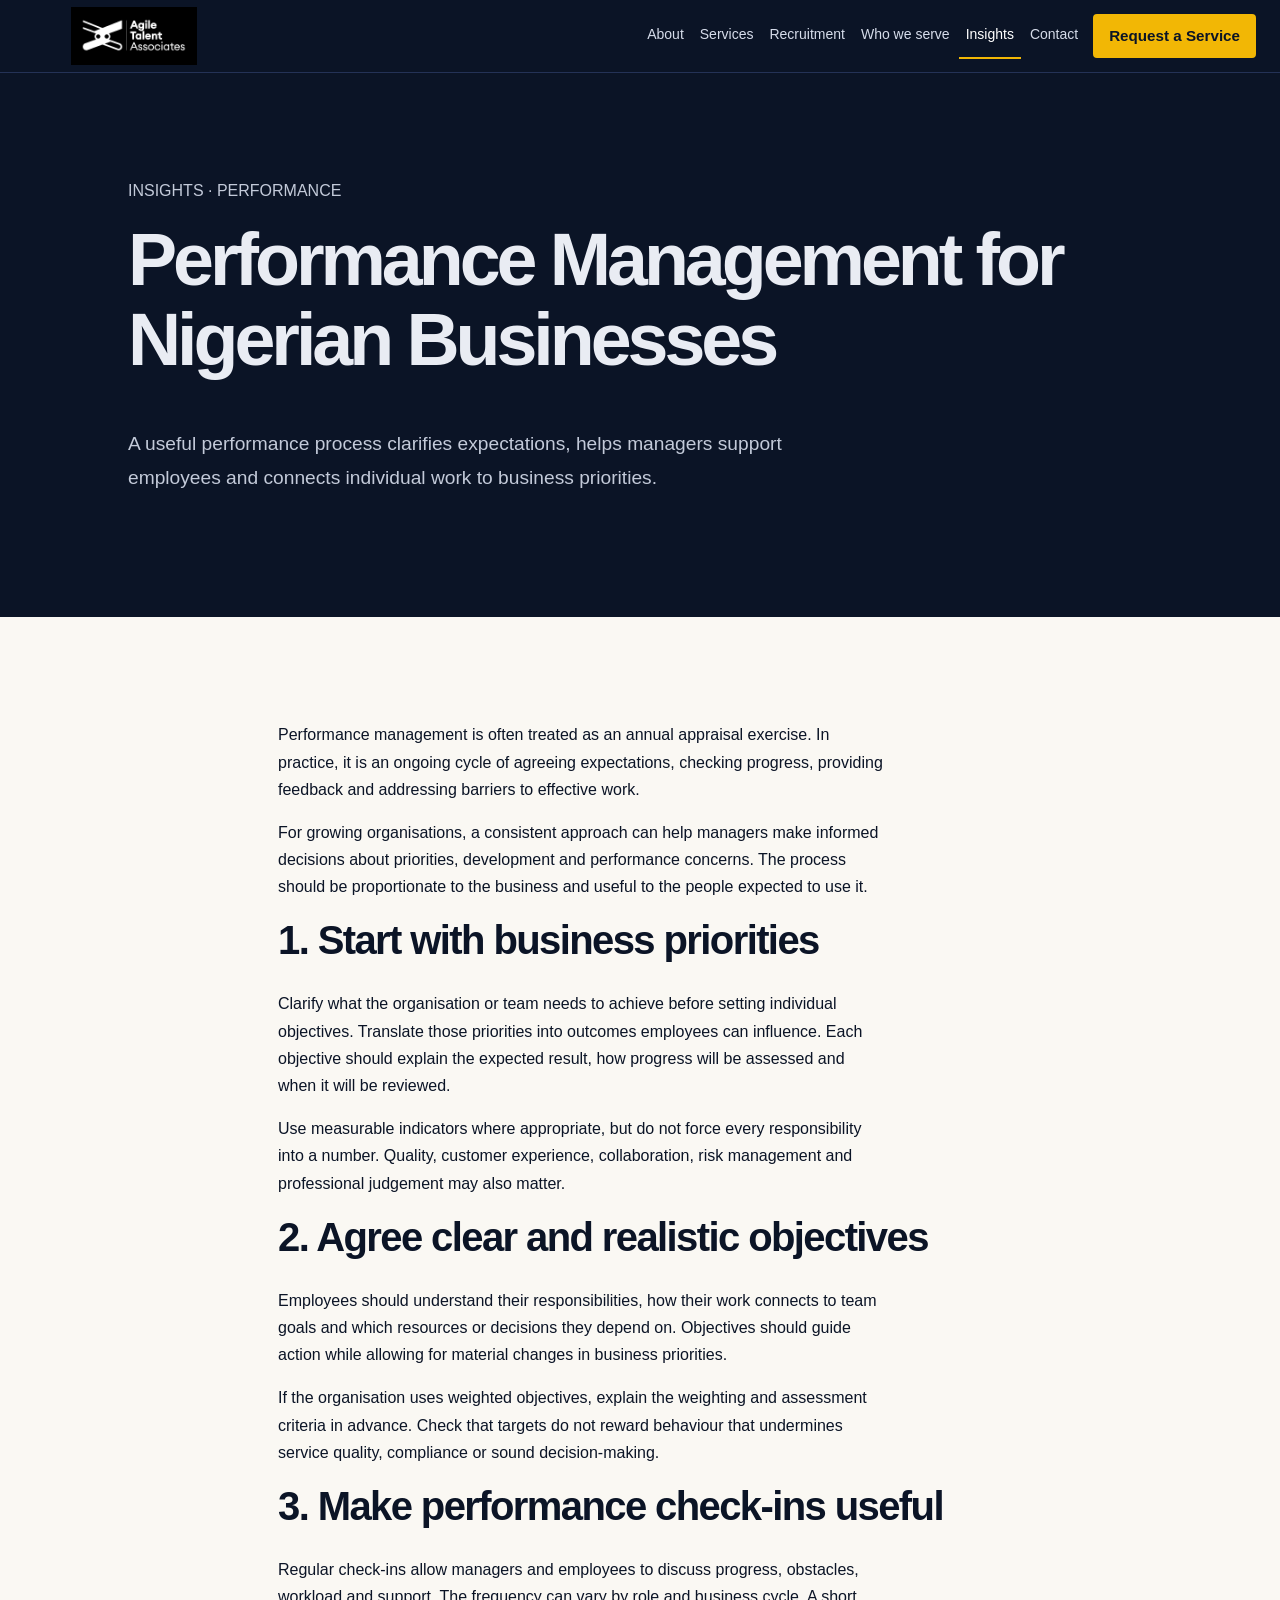
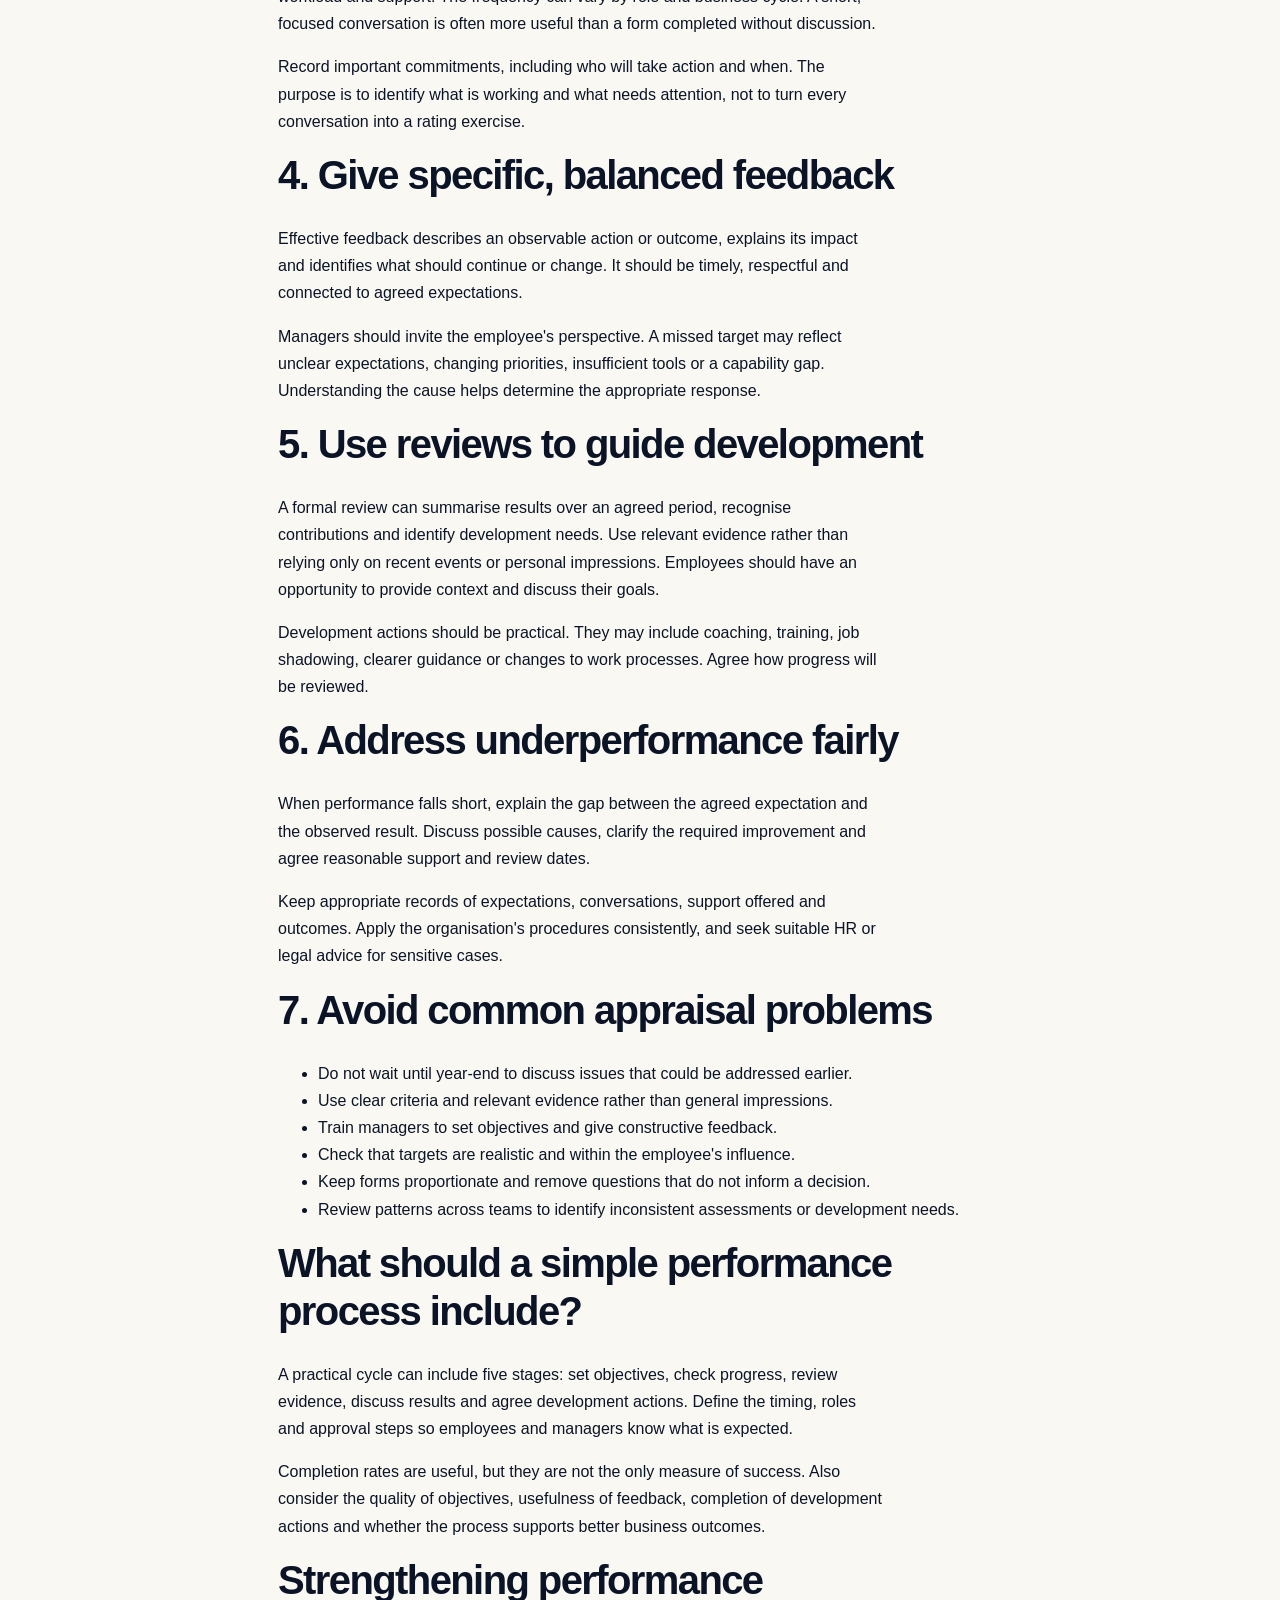
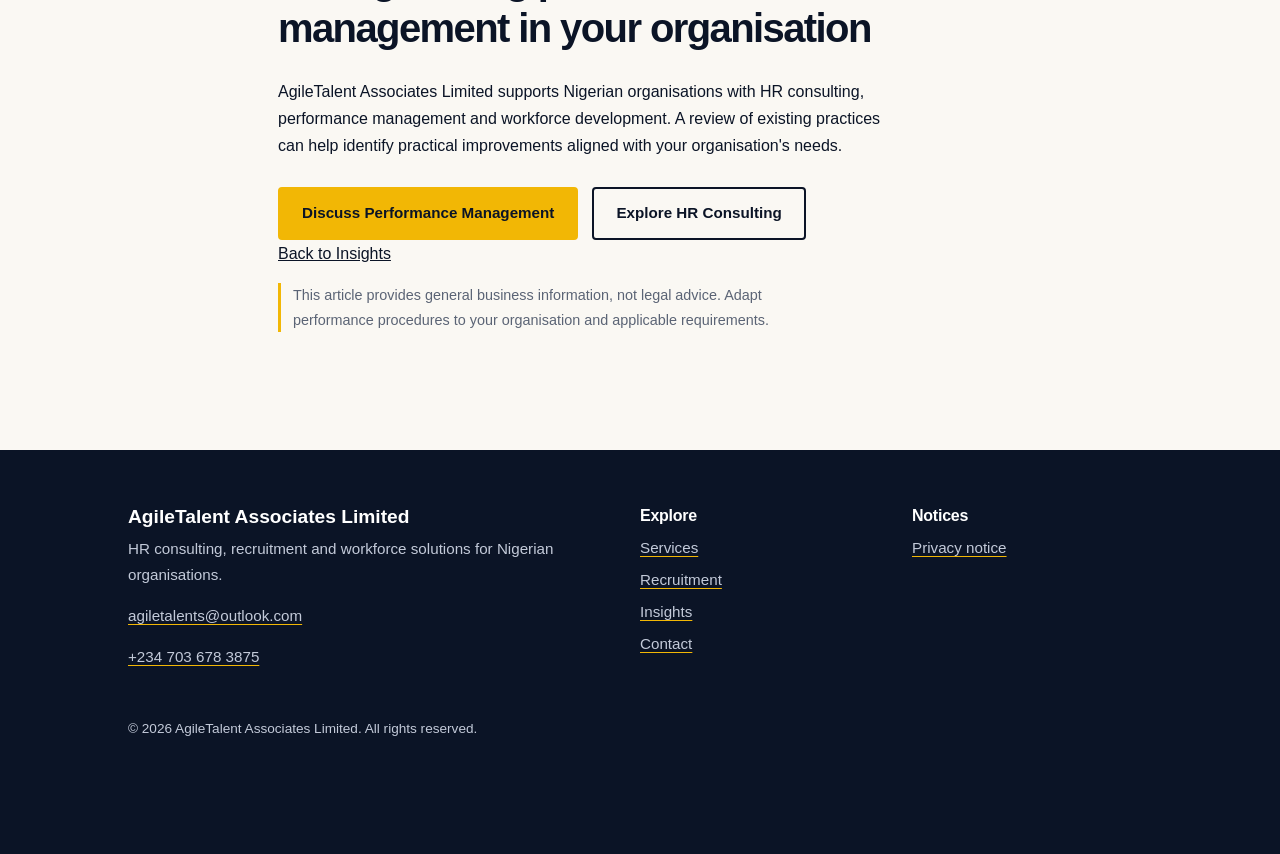
<file: performance-management.html>
<!DOCTYPE html>
<html lang="en-GB">
<head>
<meta charset="utf-8">
<meta name="viewport" content="width=device-width, initial-scale=1, viewport-fit=cover">
<title>Performance Management for Nigerian Businesses | AgileTalent</title>
<meta name="description" content="Learn how Nigerian businesses can set clear employee goals, conduct useful performance reviews, provide feedback and improve workforce effectiveness.">
<meta name="robots" content="index, follow">
<link rel="canonical" href="https://agiletalentassociates.com/performance-management.html">
<meta property="og:title" content="Performance Management for Nigerian Businesses | AgileTalent">
<meta property="og:description" content="A practical guide to setting employee goals, giving feedback and improving performance in Nigerian organisations.">
<meta property="og:type" content="article">
<meta property="og:url" content="https://agiletalentassociates.com/performance-management.html">
<meta property="og:site_name" content="AgileTalent Associates Limited">
<link rel="icon" type="image/png" href="favicon.png">
<link rel="preconnect" href="https://fonts.googleapis.com">
<link rel="preconnect" href="https://fonts.gstatic.com" crossorigin>
<link href="https://fonts.googleapis.com/css2?family=Bricolage+Grotesque:opsz,wght@12..96,500;12..96,700&family=Public+Sans:wght@400;500;600&display=swap" rel="stylesheet">
<link rel="stylesheet" href="style.css">
<script type="application/ld+json">
{
  "@context": "https://schema.org",
  "@type": "Article",
  "headline": "Performance Management for Nigerian Businesses",
  "description": "A practical guide to setting employee goals, giving feedback and improving performance.",
  "mainEntityOfPage": "https://agiletalentassociates.com/performance-management.html",
  "author": {"@type": "Organization", "name": "AgileTalent Associates Limited"},
  "publisher": {"@type": "Organization", "name": "AgileTalent Associates Limited", "url": "https://agiletalentassociates.com/"},
  "inLanguage": "en-GB"
}
</script>
</head>
<body>
<a class="skip" href="#main">Skip to main content</a>
<header>
  <div class="wrap bar">
    <a class="brand" href="index.html" aria-label="AgileTalent Associates home">
      <img class="mark" src="Artboard 4@4x.png" alt="AgileTalent Associates">
    </a>
    <button class="menu" id="menu" aria-expanded="false" aria-controls="nav" type="button">Menu</button>
    <nav id="nav" aria-label="Main navigation">
      <ul>
        <li><a href="about.html">About</a></li>
        <li><a href="services.html">Services</a></li>
        <li><a href="recruitment.html">Recruitment</a></li>
        <li><a href="industries.html">Who we serve</a></li>
        <li><a href="insights.html" aria-current="page">Insights</a></li>
        <li><a href="contact.html">Contact</a></li>
        <li><a class="btn" href="contact.html">Request a Service</a></li>
      </ul>
    </nav>
  </div>
</header>
<main id="main" tabindex="-1">
  <section class="sec dark">
    <div class="wrap">
      <p class="eyebrow">INSIGHTS · PERFORMANCE</p>
      <h1>Performance Management for Nigerian Businesses</h1>
      <p class="lead">A useful performance process clarifies expectations, helps managers support employees and connects individual work to business priorities.</p>
    </div>
  </section>
  <article class="sec">
    <div class="wrap" style="max-width:820px">
      <p>Performance management is often treated as an annual appraisal exercise. In practice, it is an ongoing cycle of agreeing expectations, checking progress, providing feedback and addressing barriers to effective work.</p>
      <p>For growing organisations, a consistent approach can help managers make informed decisions about priorities, development and performance concerns. The process should be proportionate to the business and useful to the people expected to use it.</p>

      <h2>1. Start with business priorities</h2>
      <p>Clarify what the organisation or team needs to achieve before setting individual objectives. Translate those priorities into outcomes employees can influence. Each objective should explain the expected result, how progress will be assessed and when it will be reviewed.</p>
      <p>Use measurable indicators where appropriate, but do not force every responsibility into a number. Quality, customer experience, collaboration, risk management and professional judgement may also matter.</p>

      <h2>2. Agree clear and realistic objectives</h2>
      <p>Employees should understand their responsibilities, how their work connects to team goals and which resources or decisions they depend on. Objectives should guide action while allowing for material changes in business priorities.</p>
      <p>If the organisation uses weighted objectives, explain the weighting and assessment criteria in advance. Check that targets do not reward behaviour that undermines service quality, compliance or sound decision-making.</p>

      <h2>3. Make performance check-ins useful</h2>
      <p>Regular check-ins allow managers and employees to discuss progress, obstacles, workload and support. The frequency can vary by role and business cycle. A short, focused conversation is often more useful than a form completed without discussion.</p>
      <p>Record important commitments, including who will take action and when. The purpose is to identify what is working and what needs attention, not to turn every conversation into a rating exercise.</p>

      <h2>4. Give specific, balanced feedback</h2>
      <p>Effective feedback describes an observable action or outcome, explains its impact and identifies what should continue or change. It should be timely, respectful and connected to agreed expectations.</p>
      <p>Managers should invite the employee's perspective. A missed target may reflect unclear expectations, changing priorities, insufficient tools or a capability gap. Understanding the cause helps determine the appropriate response.</p>

      <h2>5. Use reviews to guide development</h2>
      <p>A formal review can summarise results over an agreed period, recognise contributions and identify development needs. Use relevant evidence rather than relying only on recent events or personal impressions. Employees should have an opportunity to provide context and discuss their goals.</p>
      <p>Development actions should be practical. They may include coaching, training, job shadowing, clearer guidance or changes to work processes. Agree how progress will be reviewed.</p>

      <h2>6. Address underperformance fairly</h2>
      <p>When performance falls short, explain the gap between the agreed expectation and the observed result. Discuss possible causes, clarify the required improvement and agree reasonable support and review dates.</p>
      <p>Keep appropriate records of expectations, conversations, support offered and outcomes. Apply the organisation's procedures consistently, and seek suitable HR or legal advice for sensitive cases.</p>

      <h2>7. Avoid common appraisal problems</h2>
      <ul class="tick">
        <li>Do not wait until year-end to discuss issues that could be addressed earlier.</li>
        <li>Use clear criteria and relevant evidence rather than general impressions.</li>
        <li>Train managers to set objectives and give constructive feedback.</li>
        <li>Check that targets are realistic and within the employee's influence.</li>
        <li>Keep forms proportionate and remove questions that do not inform a decision.</li>
        <li>Review patterns across teams to identify inconsistent assessments or development needs.</li>
      </ul>

      <h2>What should a simple performance process include?</h2>
      <p>A practical cycle can include five stages: set objectives, check progress, review evidence, discuss results and agree development actions. Define the timing, roles and approval steps so employees and managers know what is expected.</p>
      <p>Completion rates are useful, but they are not the only measure of success. Also consider the quality of objectives, usefulness of feedback, completion of development actions and whether the process supports better business outcomes.</p>

      <h2>Strengthening performance management in your organisation</h2>
      <p>AgileTalent Associates Limited supports Nigerian organisations with HR consulting, performance management and workforce development. A review of existing practices can help identify practical improvements aligned with your organisation's needs.</p>
      <div class="acts" style="margin-top:28px">
        <a class="btn" href="contact.html">Discuss Performance Management</a>
        <a class="btn ghost" href="services.html">Explore HR Consulting</a>
      </div>
      <p><a class="more" href="insights.html">Back to Insights</a></p>
      <p class="note">This article provides general business information, not legal advice. Adapt performance procedures to your organisation and applicable requirements.</p>
    </div>
  </article>
</main>
<footer>
  <div class="wrap cols">
    <div>
      <p style="color:#fff;font:700 1.2rem var(--f-head);margin-bottom:.4em">AgileTalent Associates Limited</p>
      <p>HR consulting, recruitment and workforce solutions for Nigerian organisations.</p>
      <p><a href="mailto:agiletalents@outlook.com">agiletalents@outlook.com</a></p>
      <p><a href="tel:+2347036783875">+234 703 678 3875</a></p>
    </div>
    <div><h2>Explore</h2><ul><li><a href="services.html">Services</a></li><li><a href="recruitment.html">Recruitment</a></li><li><a href="insights.html">Insights</a></li><li><a href="contact.html">Contact</a></li></ul></div>
    <div><h2>Notices</h2><ul><li><a href="privacy.html">Privacy notice</a></li></ul></div>
  </div>
  <div class="wrap"><p style="margin-top:32px;font-size:.85rem">&copy; 2026 AgileTalent Associates Limited. All rights reserved.</p></div>
</footer>
<script src="main.js"></script>
</body>
</html>
</file>
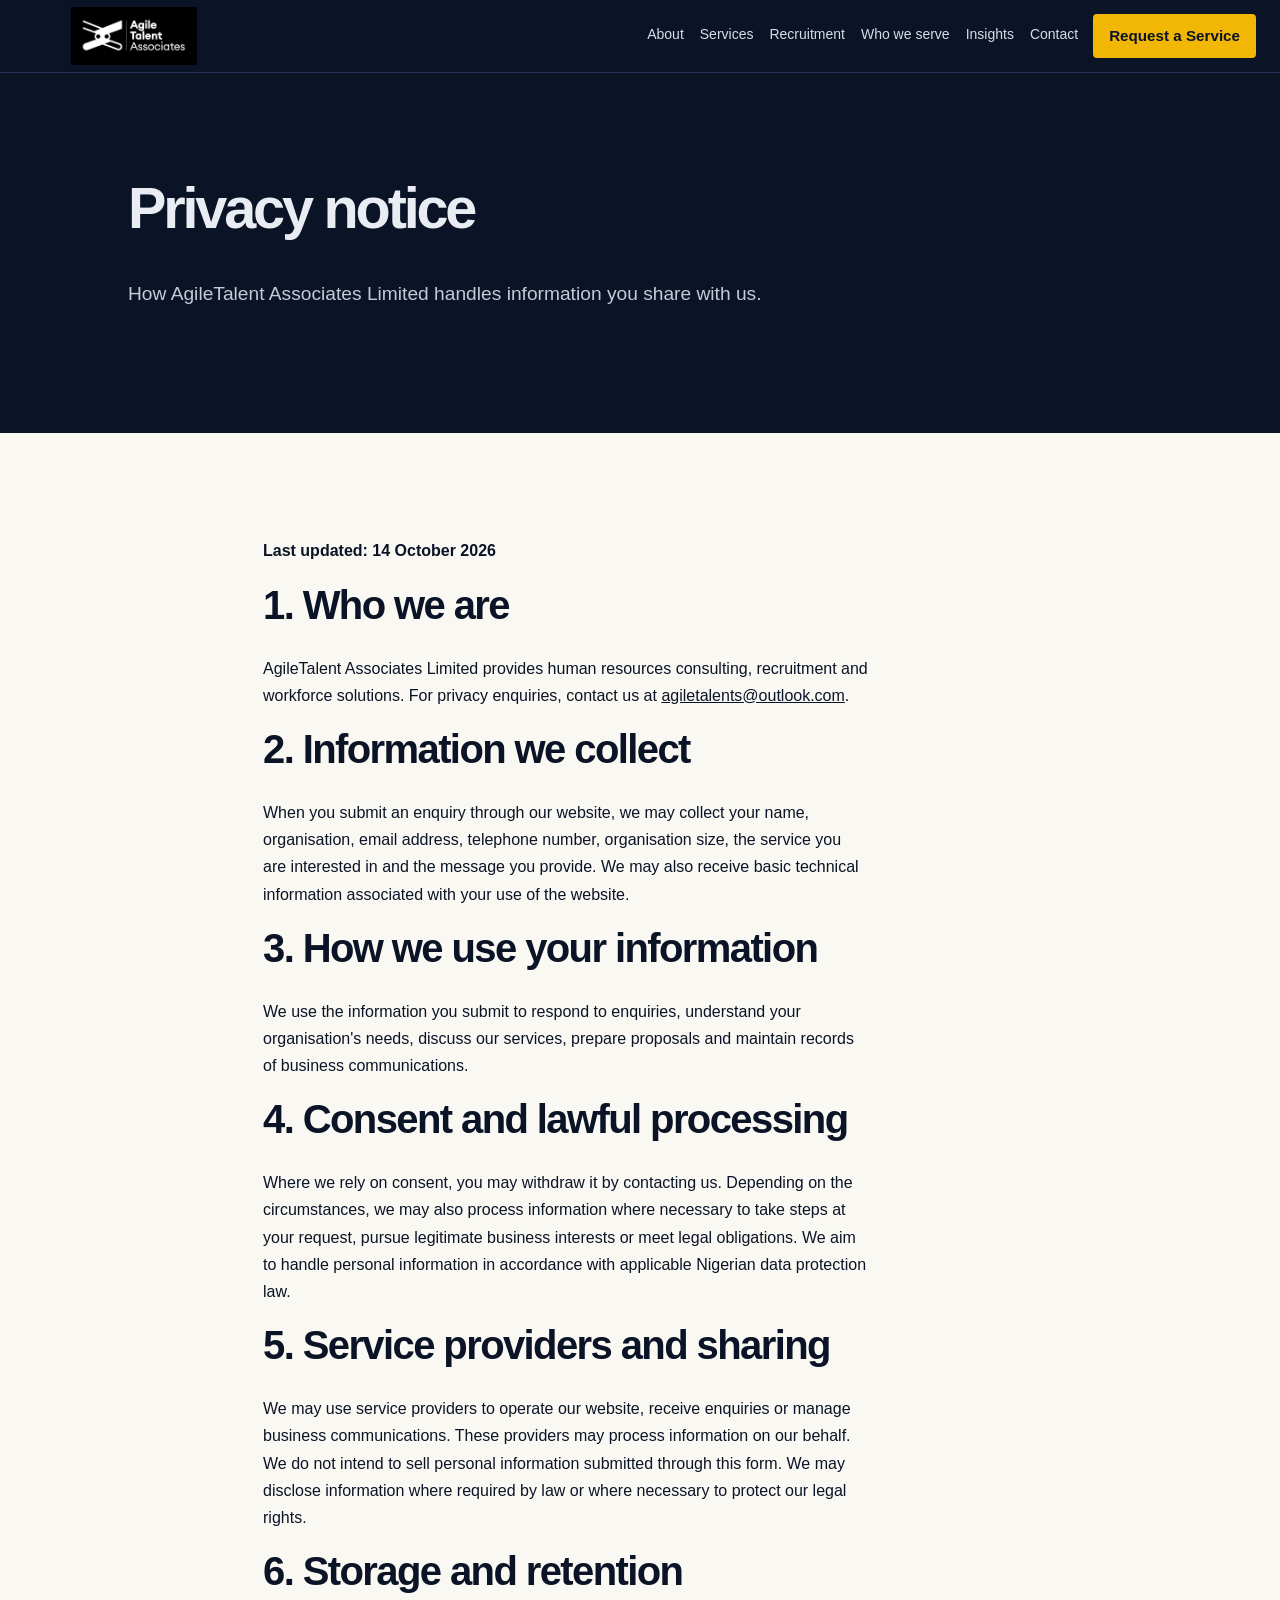
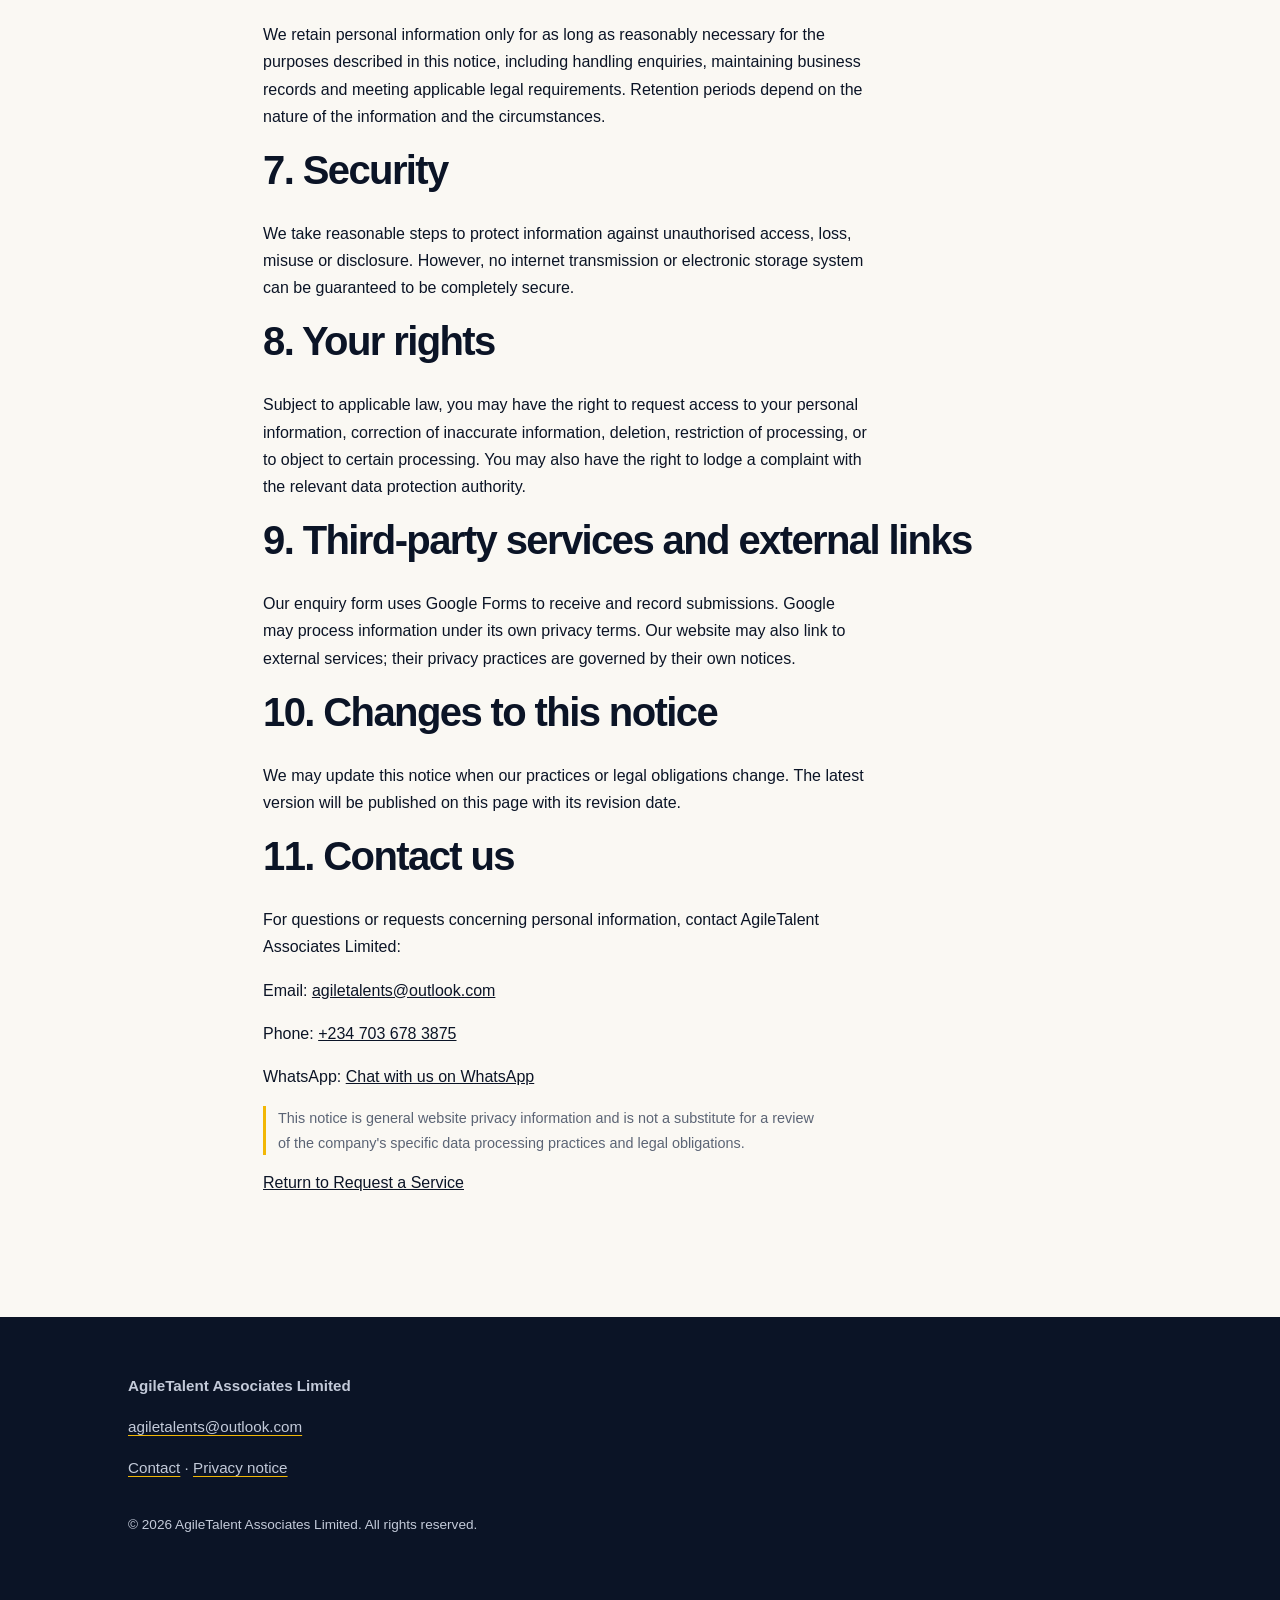
<file: privacy.html>
<!DOCTYPE html>
<html lang="en-GB">
<head>
<meta charset="utf-8">
<meta name="viewport" content="width=device-width, initial-scale=1">
<title>Privacy Notice | AgileTalent Associates Limited</title>
<meta name="description" content="Learn how AgileTalent Associates Limited collects, uses and protects personal information submitted through our website.">
<link rel="icon" type="image/png" href="favicon.png">
<link rel="preconnect" href="https://fonts.googleapis.com">
<link rel="preconnect" href="https://fonts.gstatic.com" crossorigin>
<link href="https://fonts.googleapis.com/css2?family=Bricolage+Grotesque:opsz,wght@12..96,500;12..96,700&family=Public+Sans:wght@400;500;600&display=swap" rel="stylesheet">
<link rel="stylesheet" href="style.css">
</head>
<body>
<a class="skip" href="#main">Skip to main content</a>

<header>
  <div class="wrap bar">
    <a class="brand" href="index.html" aria-label="AgileTalent Associates, home">
      <img class="mark" src="Artboard 4@4x.png" alt="AgileTalent Associates"
      onerror="this.replaceWith(Object.assign(document.createElement('span'),{className:'wm',textContent:'AgileTalent Associates'}))">
    </a>
    <button class="menu" id="menu" aria-expanded="false" aria-controls="nav">Menu</button>
    <nav id="nav" aria-label="Main">
      <ul>
        <li><a href="about.html">About</a></li>
        <li><a href="services.html">Services</a></li>
        <li><a href="recruitment.html">Recruitment</a></li>
        <li><a href="industries.html">Who we serve</a></li>
        <li><a href="insights.html">Insights</a></li>
        <li><a href="contact.html">Contact</a></li>
        <li><a class="btn" href="contact.html">Request a Service</a></li>
      </ul>
    </nav>
  </div>
</header>

<main id="main" tabindex="-1">
  <section class="sec dark">
    <div class="wrap">
      <h1 style="font-size:clamp(2.2rem,5vw,3.6rem)">Privacy notice</h1>
      <p class="lead">How AgileTalent Associates Limited handles information you share with us.</p>
    </div>
  </section>

  <section class="sec">
    <div class="wrap" style="max-width:850px">
      <p><strong>Last updated: 14 October 2026</strong></p>

      <h2>1. Who we are</h2>
      <p>AgileTalent Associates Limited provides human resources consulting, recruitment and workforce solutions. For privacy enquiries, contact us at <a href="mailto:agiletalents@outlook.com">agiletalents@outlook.com</a>.</p>

      <h2>2. Information we collect</h2>
      <p>When you submit an enquiry through our website, we may collect your name, organisation, email address, telephone number, organisation size, the service you are interested in and the message you provide. We may also receive basic technical information associated with your use of the website.</p>

      <h2>3. How we use your information</h2>
      <p>We use the information you submit to respond to enquiries, understand your organisation's needs, discuss our services, prepare proposals and maintain records of business communications.</p>

      <h2>4. Consent and lawful processing</h2>
      <p>Where we rely on consent, you may withdraw it by contacting us. Depending on the circumstances, we may also process information where necessary to take steps at your request, pursue legitimate business interests or meet legal obligations. We aim to handle personal information in accordance with applicable Nigerian data protection law.</p>

      <h2>5. Service providers and sharing</h2>
      <p>We may use service providers to operate our website, receive enquiries or manage business communications. These providers may process information on our behalf. We do not intend to sell personal information submitted through this form. We may disclose information where required by law or where necessary to protect our legal rights.</p>

      <h2>6. Storage and retention</h2>
      <p>We retain personal information only for as long as reasonably necessary for the purposes described in this notice, including handling enquiries, maintaining business records and meeting applicable legal requirements. Retention periods depend on the nature of the information and the circumstances.</p>

      <h2>7. Security</h2>
      <p>We take reasonable steps to protect information against unauthorised access, loss, misuse or disclosure. However, no internet transmission or electronic storage system can be guaranteed to be completely secure.</p>

      <h2>8. Your rights</h2>
      <p>Subject to applicable law, you may have the right to request access to your personal information, correction of inaccurate information, deletion, restriction of processing, or to object to certain processing. You may also have the right to lodge a complaint with the relevant data protection authority.</p>

      <h2>9. Third-party services and external links</h2>
      <p>Our enquiry form uses Google Forms to receive and record submissions. Google may process information under its own privacy terms. Our website may also link to external services; their privacy practices are governed by their own notices.</p>

      <h2>10. Changes to this notice</h2>
      <p>We may update this notice when our practices or legal obligations change. The latest version will be published on this page with its revision date.</p>

      <h2>11. Contact us</h2>
      <p>For questions or requests concerning personal information, contact AgileTalent Associates Limited:</p>
      <p>Email: <a href="mailto:agiletalents@outlook.com">agiletalents@outlook.com</a></p>
      <p>Phone: <a href="tel:+2347036783875">+234 703 678 3875</a></p>
      <p>WhatsApp: <a href="https://wa.me/2348152866467" target="_blank" rel="noopener noreferrer">Chat with us on WhatsApp</a></p>

      <p class="note">This notice is general website privacy information and is not a substitute for a review of the company's specific data processing practices and legal obligations.</p>
      <p><a href="contact.html">Return to Request a Service</a></p>
    </div>
  </section>
</main>

<footer>
  <div class="wrap">
    <p><strong>AgileTalent Associates Limited</strong></p>
    <p><a href="mailto:agiletalents@outlook.com">agiletalents@outlook.com</a></p>
    <p><a href="contact.html">Contact</a> · <a href="privacy.html" aria-current="page">Privacy notice</a></p>
    <p style="margin-top:32px;font-size:.85rem">&copy; 2026 AgileTalent Associates Limited. All rights reserved.</p>
  </div>
</footer>

<script src="main.js"></script>
</body>
</html>
</file>
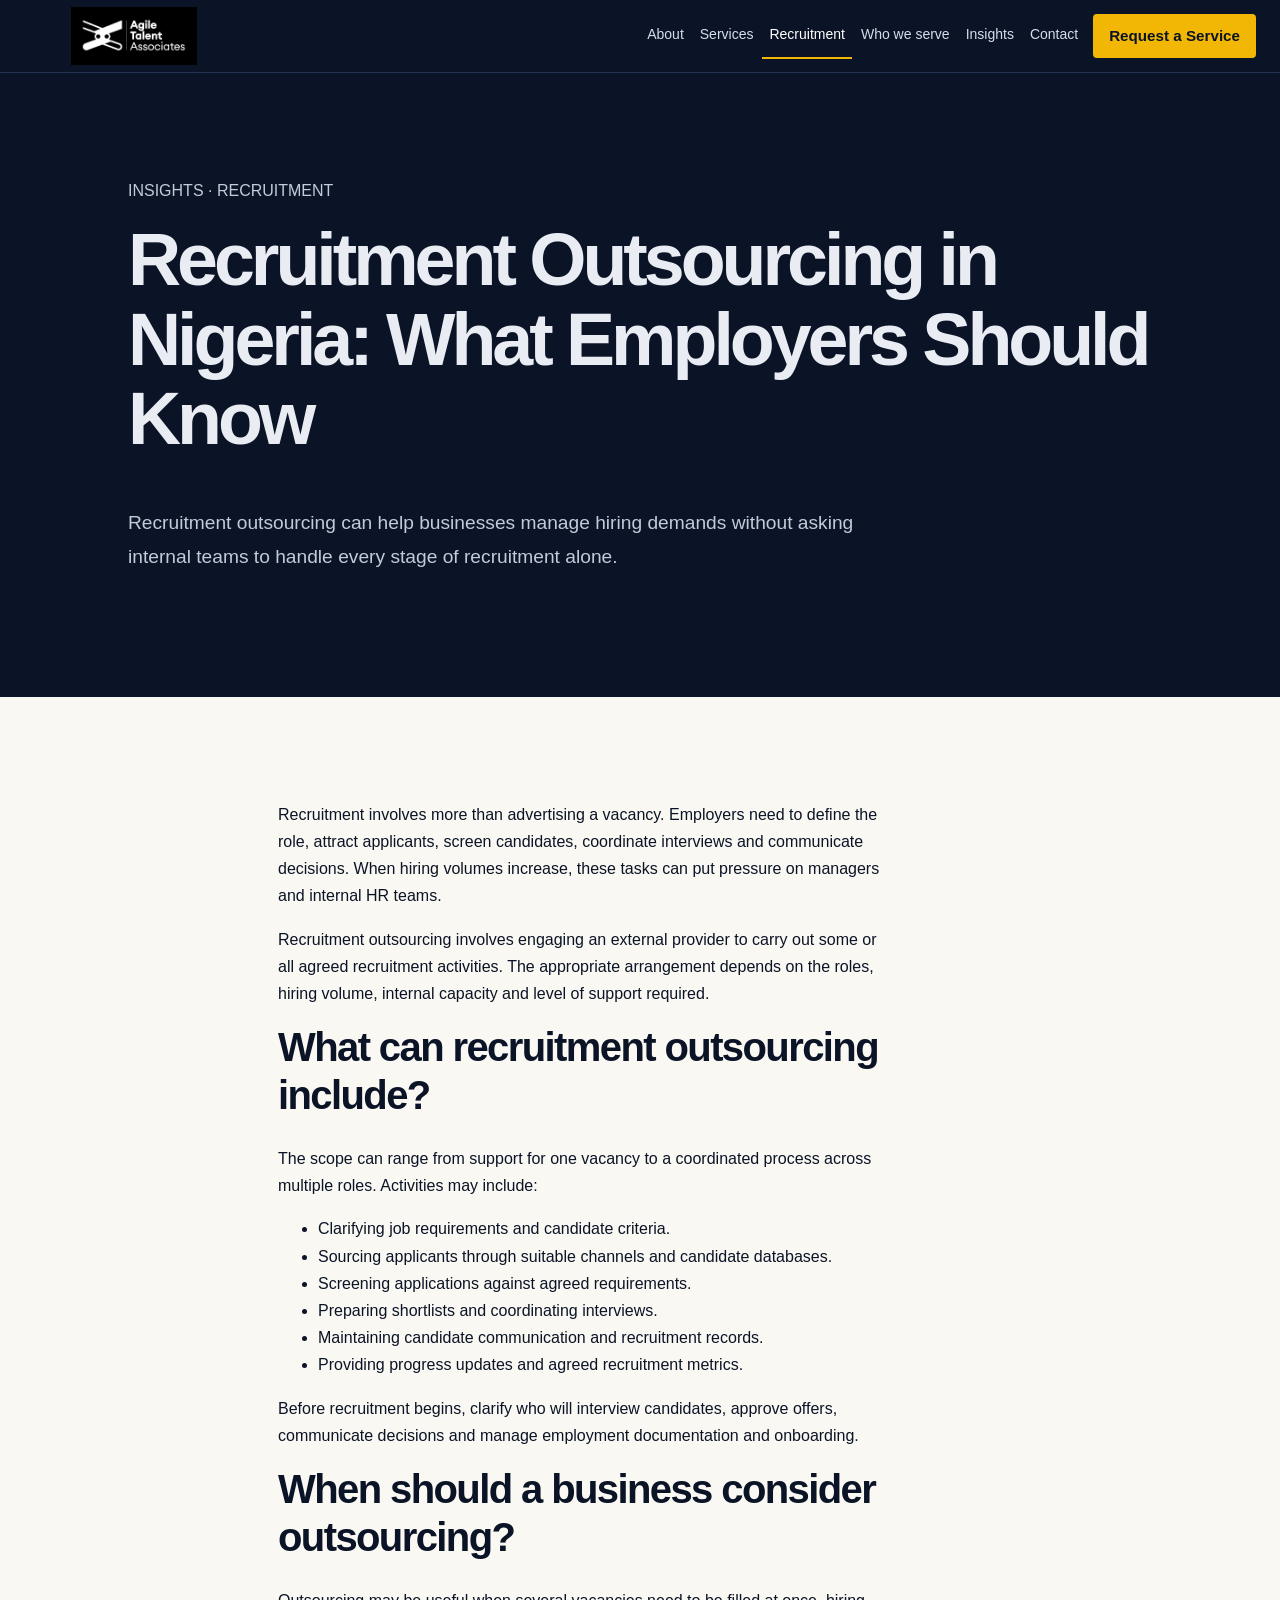
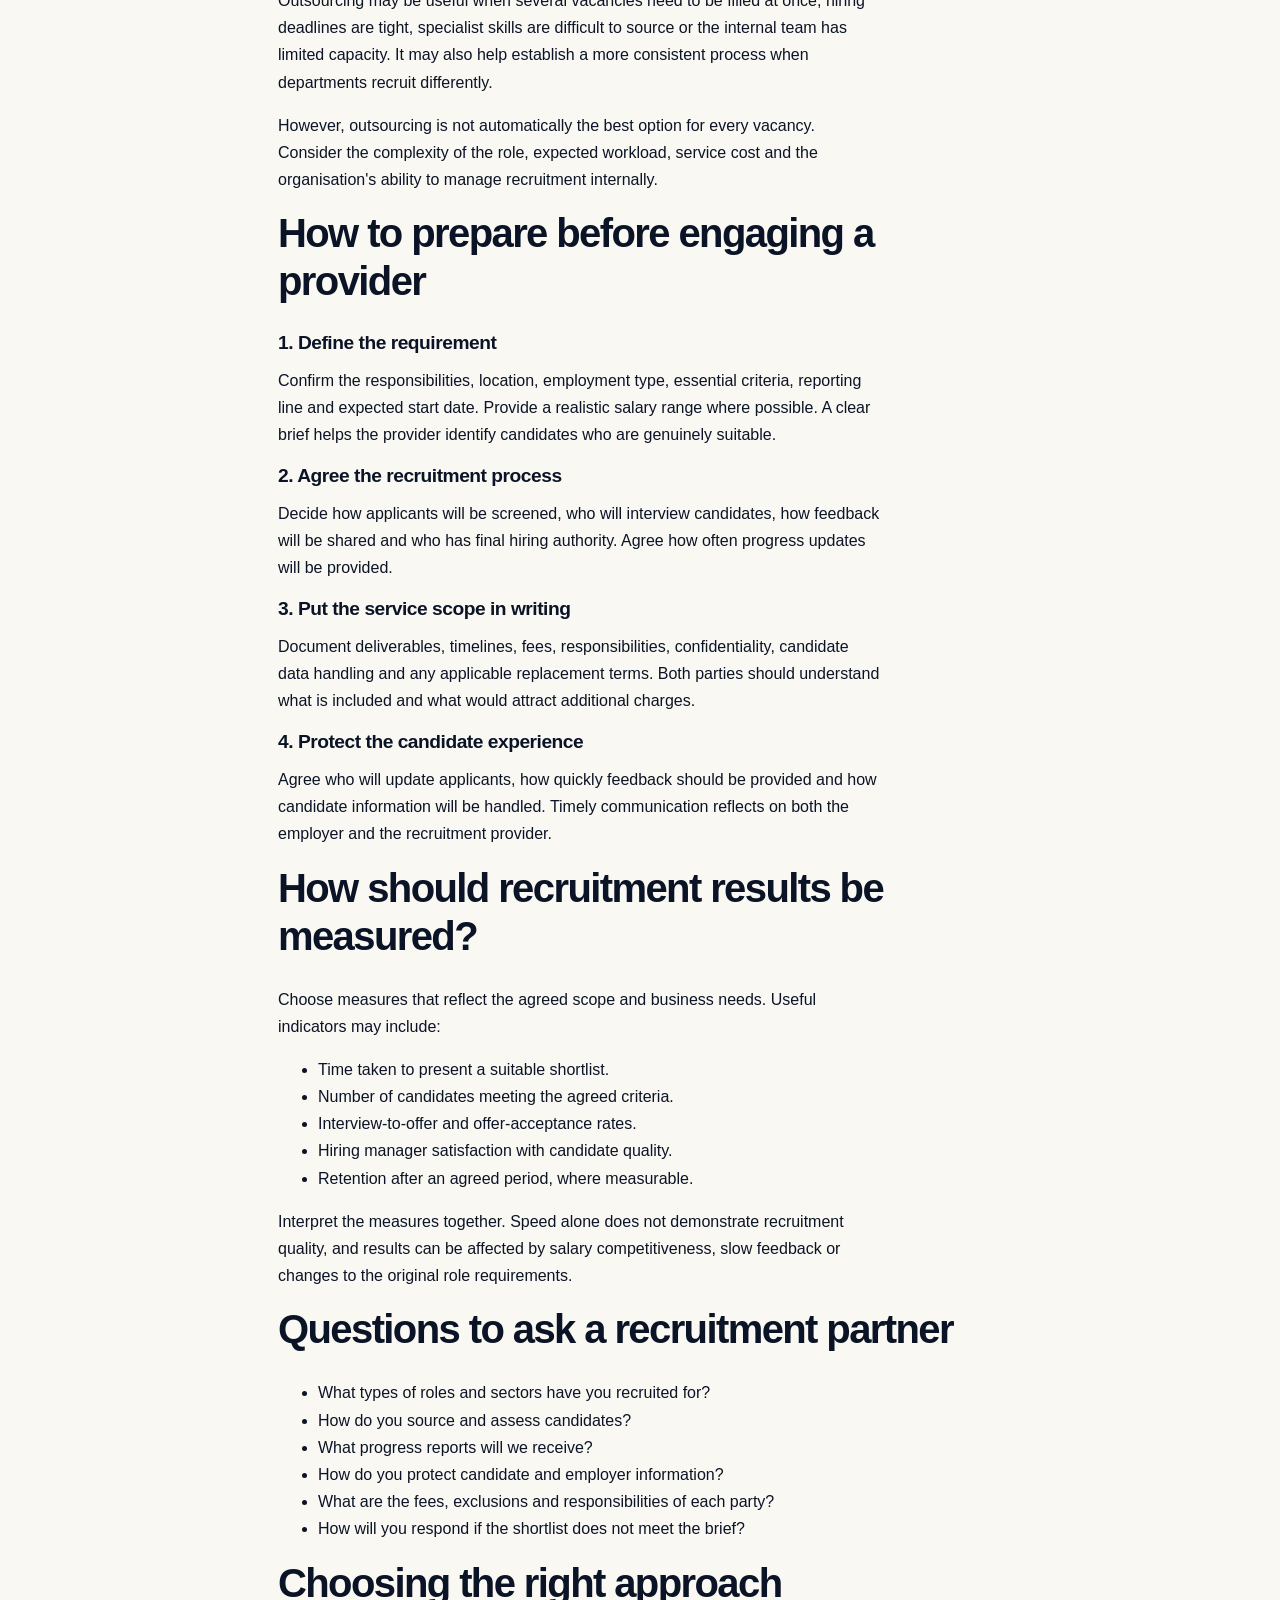
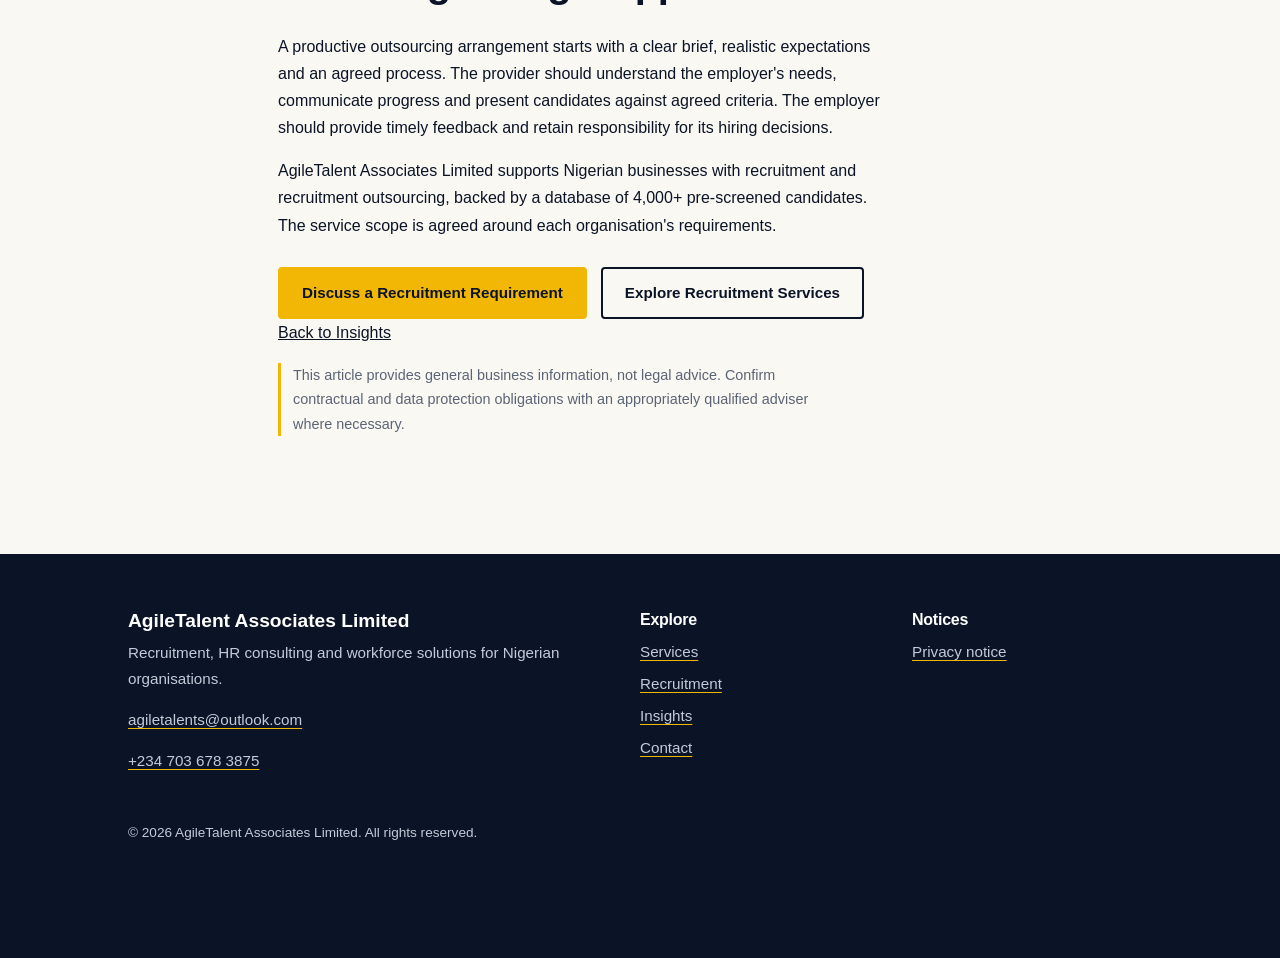
<file: recruitment-outsourcing.html>
<!DOCTYPE html>
<html lang="en-GB">
<head>
<meta charset="utf-8">
<meta name="viewport" content="width=device-width, initial-scale=1, viewport-fit=cover">
<title>Recruitment Outsourcing in Nigeria: Employer Guide | AgileTalent</title>
<meta name="description" content="Understand recruitment outsourcing in Nigeria, including when to use it, what to agree with a provider and how to evaluate hiring results.">
<meta name="robots" content="index, follow">
<link rel="canonical" href="https://agiletalentassociates.com/recruitment-outsourcing.html">
<meta property="og:title" content="Recruitment Outsourcing in Nigeria | AgileTalent Associates">
<meta property="og:description" content="A practical guide for Nigerian employers considering recruitment outsourcing and how to evaluate a recruitment partner.">
<meta property="og:type" content="article">
<meta property="og:url" content="https://agiletalentassociates.com/recruitment-outsourcing.html">
<meta property="og:site_name" content="AgileTalent Associates Limited">
<link rel="icon" type="image/png" href="favicon.png">
<link rel="preconnect" href="https://fonts.googleapis.com">
<link rel="preconnect" href="https://fonts.gstatic.com" crossorigin>
<link href="https://fonts.googleapis.com/css2?family=Bricolage+Grotesque:opsz,wght@12..96,500;12..96,700&family=Public+Sans:wght@400;500;600&display=swap" rel="stylesheet">
<link rel="stylesheet" href="style.css">
<script type="application/ld+json">
{
  "@context": "https://schema.org",
  "@type": "Article",
  "headline": "Recruitment Outsourcing in Nigeria: Employer Guide",
  "description": "A practical guide for Nigerian employers considering recruitment outsourcing.",
  "mainEntityOfPage": "https://agiletalentassociates.com/recruitment-outsourcing.html",
  "author": {"@type": "Organization", "name": "AgileTalent Associates Limited"},
  "publisher": {"@type": "Organization", "name": "AgileTalent Associates Limited", "url": "https://agiletalentassociates.com/"},
  "inLanguage": "en-GB"
}
</script>
</head>
<body>
<a class="skip" href="#main">Skip to main content</a>
<header>
  <div class="wrap bar">
    <a class="brand" href="index.html" aria-label="AgileTalent Associates home">
      <img class="mark" src="Artboard 4@4x.png" alt="AgileTalent Associates">
    </a>
    <button class="menu" id="menu" aria-expanded="false" aria-controls="nav" type="button">Menu</button>
    <nav id="nav" aria-label="Main navigation">
      <ul>
        <li><a href="about.html">About</a></li>
        <li><a href="services.html">Services</a></li>
        <li><a href="recruitment.html" aria-current="page">Recruitment</a></li>
        <li><a href="industries.html">Who we serve</a></li>
        <li><a href="insights.html">Insights</a></li>
        <li><a href="contact.html">Contact</a></li>
        <li><a class="btn" href="contact.html">Request a Service</a></li>
      </ul>
    </nav>
  </div>
</header>
<main id="main" tabindex="-1">
  <section class="sec dark">
    <div class="wrap">
      <p class="eyebrow">INSIGHTS · RECRUITMENT</p>
      <h1>Recruitment Outsourcing in Nigeria: What Employers Should Know</h1>
      <p class="lead">Recruitment outsourcing can help businesses manage hiring demands without asking internal teams to handle every stage of recruitment alone.</p>
    </div>
  </section>
  <article class="sec">
    <div class="wrap" style="max-width:820px">
      <p>Recruitment involves more than advertising a vacancy. Employers need to define the role, attract applicants, screen candidates, coordinate interviews and communicate decisions. When hiring volumes increase, these tasks can put pressure on managers and internal HR teams.</p>
      <p>Recruitment outsourcing involves engaging an external provider to carry out some or all agreed recruitment activities. The appropriate arrangement depends on the roles, hiring volume, internal capacity and level of support required.</p>

      <h2>What can recruitment outsourcing include?</h2>
      <p>The scope can range from support for one vacancy to a coordinated process across multiple roles. Activities may include:</p>
      <ul class="tick">
        <li>Clarifying job requirements and candidate criteria.</li>
        <li>Sourcing applicants through suitable channels and candidate databases.</li>
        <li>Screening applications against agreed requirements.</li>
        <li>Preparing shortlists and coordinating interviews.</li>
        <li>Maintaining candidate communication and recruitment records.</li>
        <li>Providing progress updates and agreed recruitment metrics.</li>
      </ul>
      <p>Before recruitment begins, clarify who will interview candidates, approve offers, communicate decisions and manage employment documentation and onboarding.</p>

      <h2>When should a business consider outsourcing?</h2>
      <p>Outsourcing may be useful when several vacancies need to be filled at once, hiring deadlines are tight, specialist skills are difficult to source or the internal team has limited capacity. It may also help establish a more consistent process when departments recruit differently.</p>
      <p>However, outsourcing is not automatically the best option for every vacancy. Consider the complexity of the role, expected workload, service cost and the organisation's ability to manage recruitment internally.</p>

      <h2>How to prepare before engaging a provider</h2>
      <h3>1. Define the requirement</h3>
      <p>Confirm the responsibilities, location, employment type, essential criteria, reporting line and expected start date. Provide a realistic salary range where possible. A clear brief helps the provider identify candidates who are genuinely suitable.</p>
      <h3>2. Agree the recruitment process</h3>
      <p>Decide how applicants will be screened, who will interview candidates, how feedback will be shared and who has final hiring authority. Agree how often progress updates will be provided.</p>
      <h3>3. Put the service scope in writing</h3>
      <p>Document deliverables, timelines, fees, responsibilities, confidentiality, candidate data handling and any applicable replacement terms. Both parties should understand what is included and what would attract additional charges.</p>
      <h3>4. Protect the candidate experience</h3>
      <p>Agree who will update applicants, how quickly feedback should be provided and how candidate information will be handled. Timely communication reflects on both the employer and the recruitment provider.</p>

      <h2>How should recruitment results be measured?</h2>
      <p>Choose measures that reflect the agreed scope and business needs. Useful indicators may include:</p>
      <ul class="tick">
        <li>Time taken to present a suitable shortlist.</li>
        <li>Number of candidates meeting the agreed criteria.</li>
        <li>Interview-to-offer and offer-acceptance rates.</li>
        <li>Hiring manager satisfaction with candidate quality.</li>
        <li>Retention after an agreed period, where measurable.</li>
      </ul>
      <p>Interpret the measures together. Speed alone does not demonstrate recruitment quality, and results can be affected by salary competitiveness, slow feedback or changes to the original role requirements.</p>

      <h2>Questions to ask a recruitment partner</h2>
      <ul class="tick">
        <li>What types of roles and sectors have you recruited for?</li>
        <li>How do you source and assess candidates?</li>
        <li>What progress reports will we receive?</li>
        <li>How do you protect candidate and employer information?</li>
        <li>What are the fees, exclusions and responsibilities of each party?</li>
        <li>How will you respond if the shortlist does not meet the brief?</li>
      </ul>

      <h2>Choosing the right approach</h2>
      <p>A productive outsourcing arrangement starts with a clear brief, realistic expectations and an agreed process. The provider should understand the employer's needs, communicate progress and present candidates against agreed criteria. The employer should provide timely feedback and retain responsibility for its hiring decisions.</p>
      <p>AgileTalent Associates Limited supports Nigerian businesses with recruitment and recruitment outsourcing, backed by a database of 4,000+ pre-screened candidates. The service scope is agreed around each organisation's requirements.</p>
      <div class="acts" style="margin-top:28px">
        <a class="btn" href="contact.html">Discuss a Recruitment Requirement</a>
        <a class="btn ghost" href="recruitment.html">Explore Recruitment Services</a>
      </div>
      <p><a class="more" href="insights.html">Back to Insights</a></p>
      <p class="note">This article provides general business information, not legal advice. Confirm contractual and data protection obligations with an appropriately qualified adviser where necessary.</p>
    </div>
  </article>
</main>
<footer>
  <div class="wrap cols">
    <div>
      <p style="color:#fff;font:700 1.2rem var(--f-head);margin-bottom:.4em">AgileTalent Associates Limited</p>
      <p>Recruitment, HR consulting and workforce solutions for Nigerian organisations.</p>
      <p><a href="mailto:agiletalents@outlook.com">agiletalents@outlook.com</a></p>
      <p><a href="tel:+2347036783875">+234 703 678 3875</a></p>
    </div>
    <div><h2>Explore</h2><ul><li><a href="services.html">Services</a></li><li><a href="recruitment.html">Recruitment</a></li><li><a href="insights.html">Insights</a></li><li><a href="contact.html">Contact</a></li></ul></div>
    <div><h2>Notices</h2><ul><li><a href="privacy.html">Privacy notice</a></li></ul></div>
  </div>
  <div class="wrap"><p style="margin-top:32px;font-size:.85rem">&copy; 2026 AgileTalent Associates Limited. All rights reserved.</p></div>
</footer>
<script src="main.js"></script>
</body>
</html>
</file>
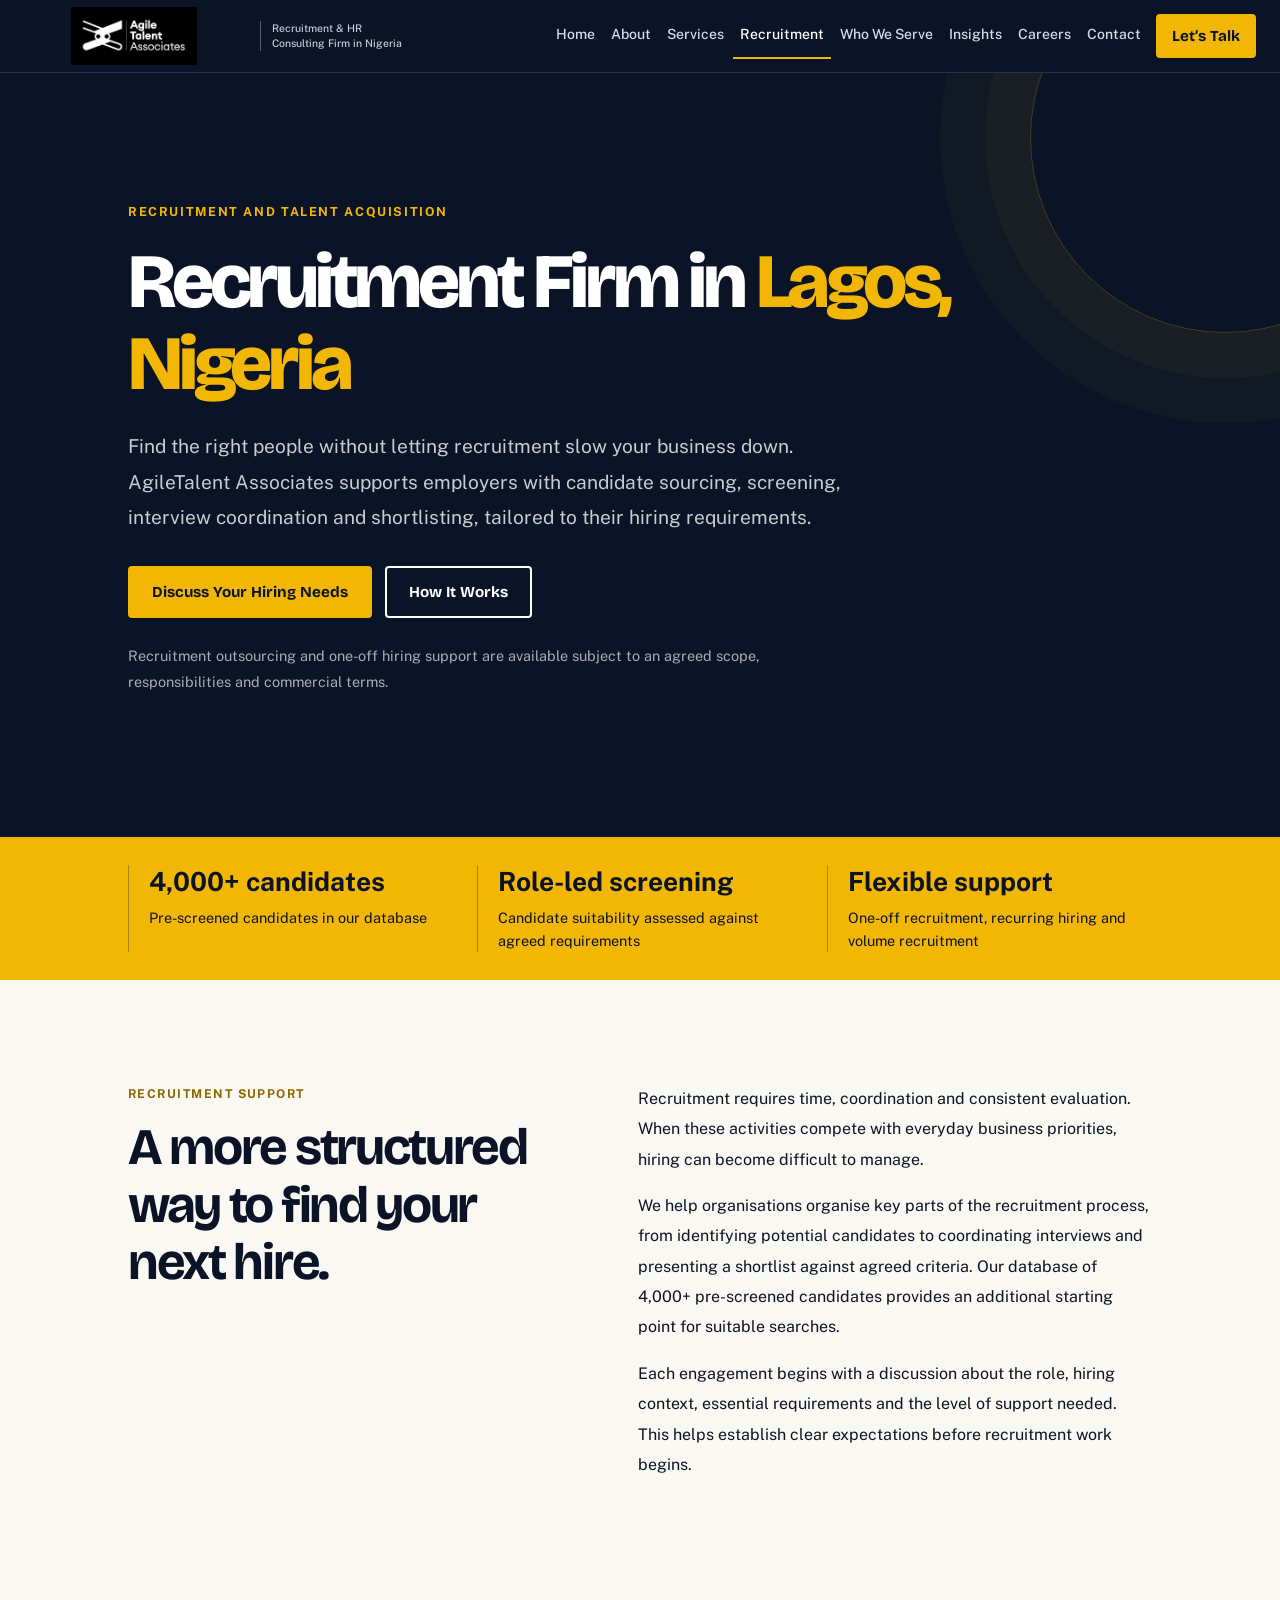
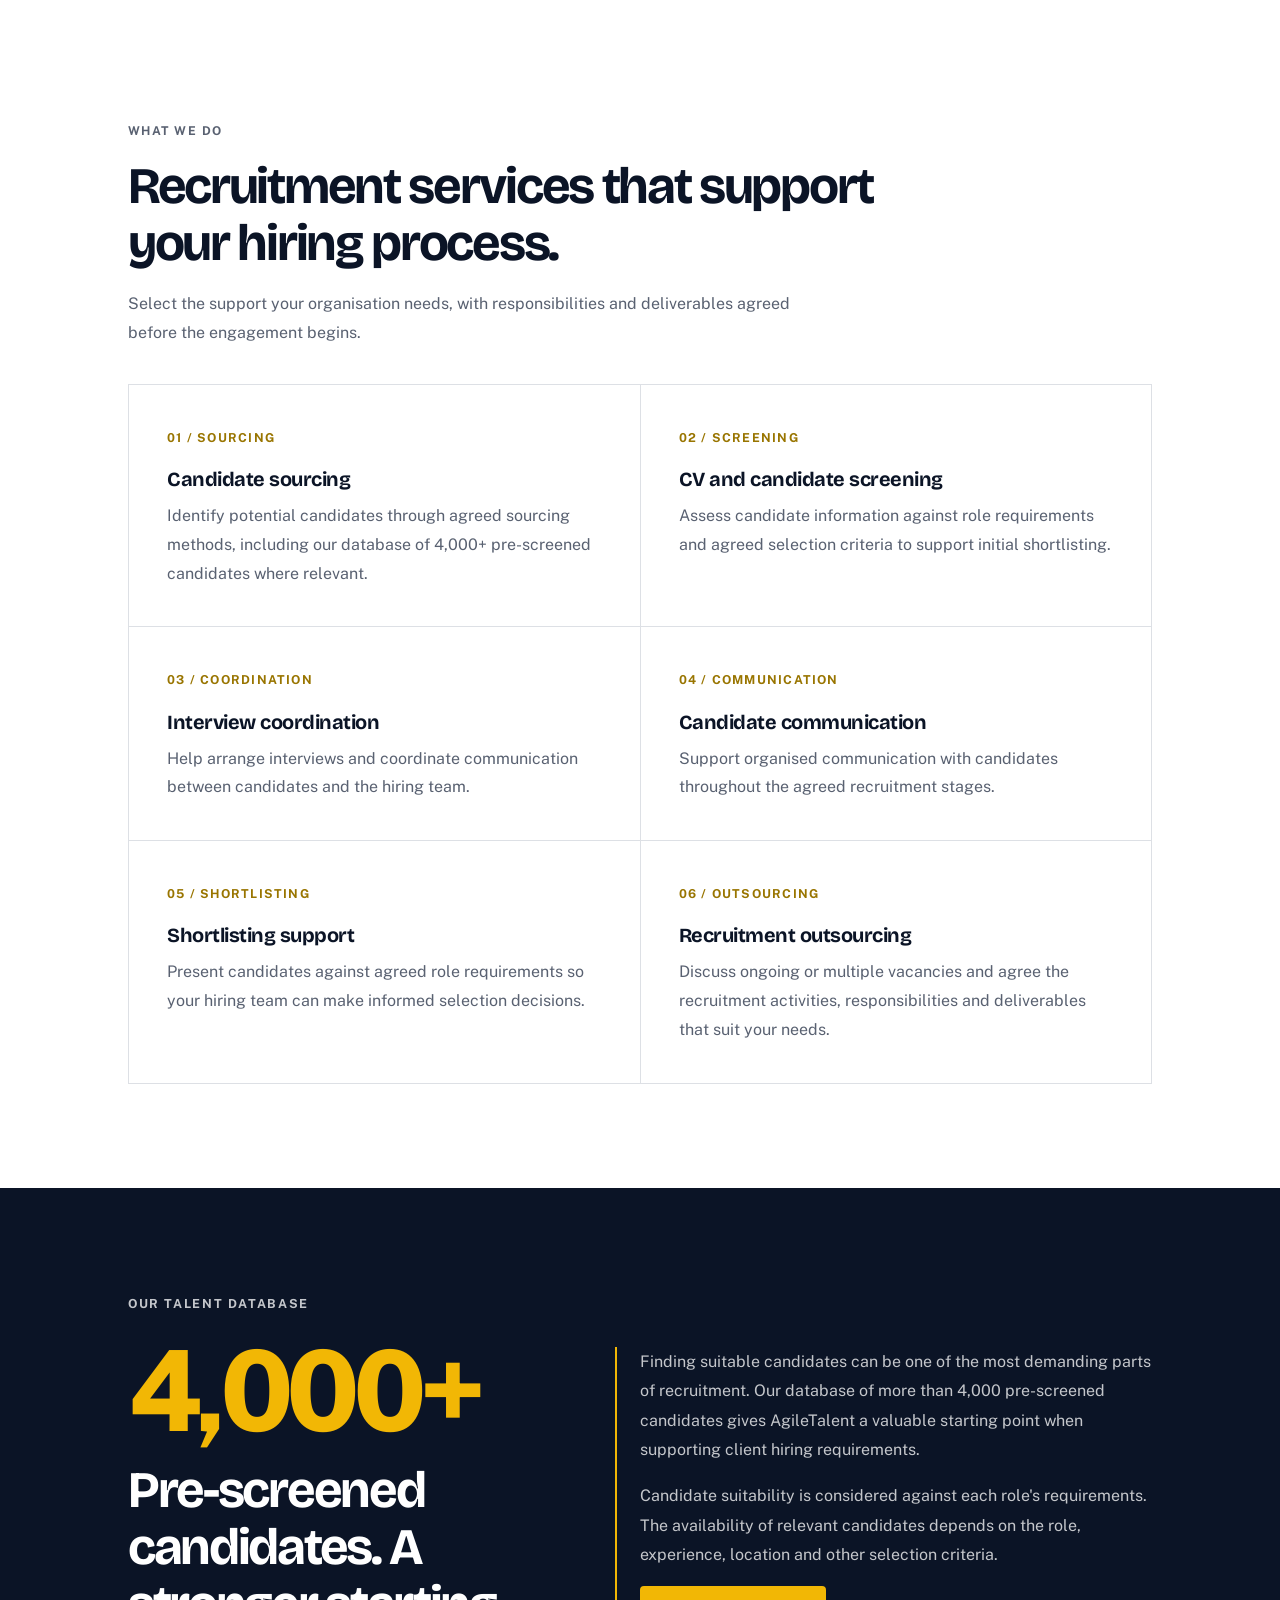
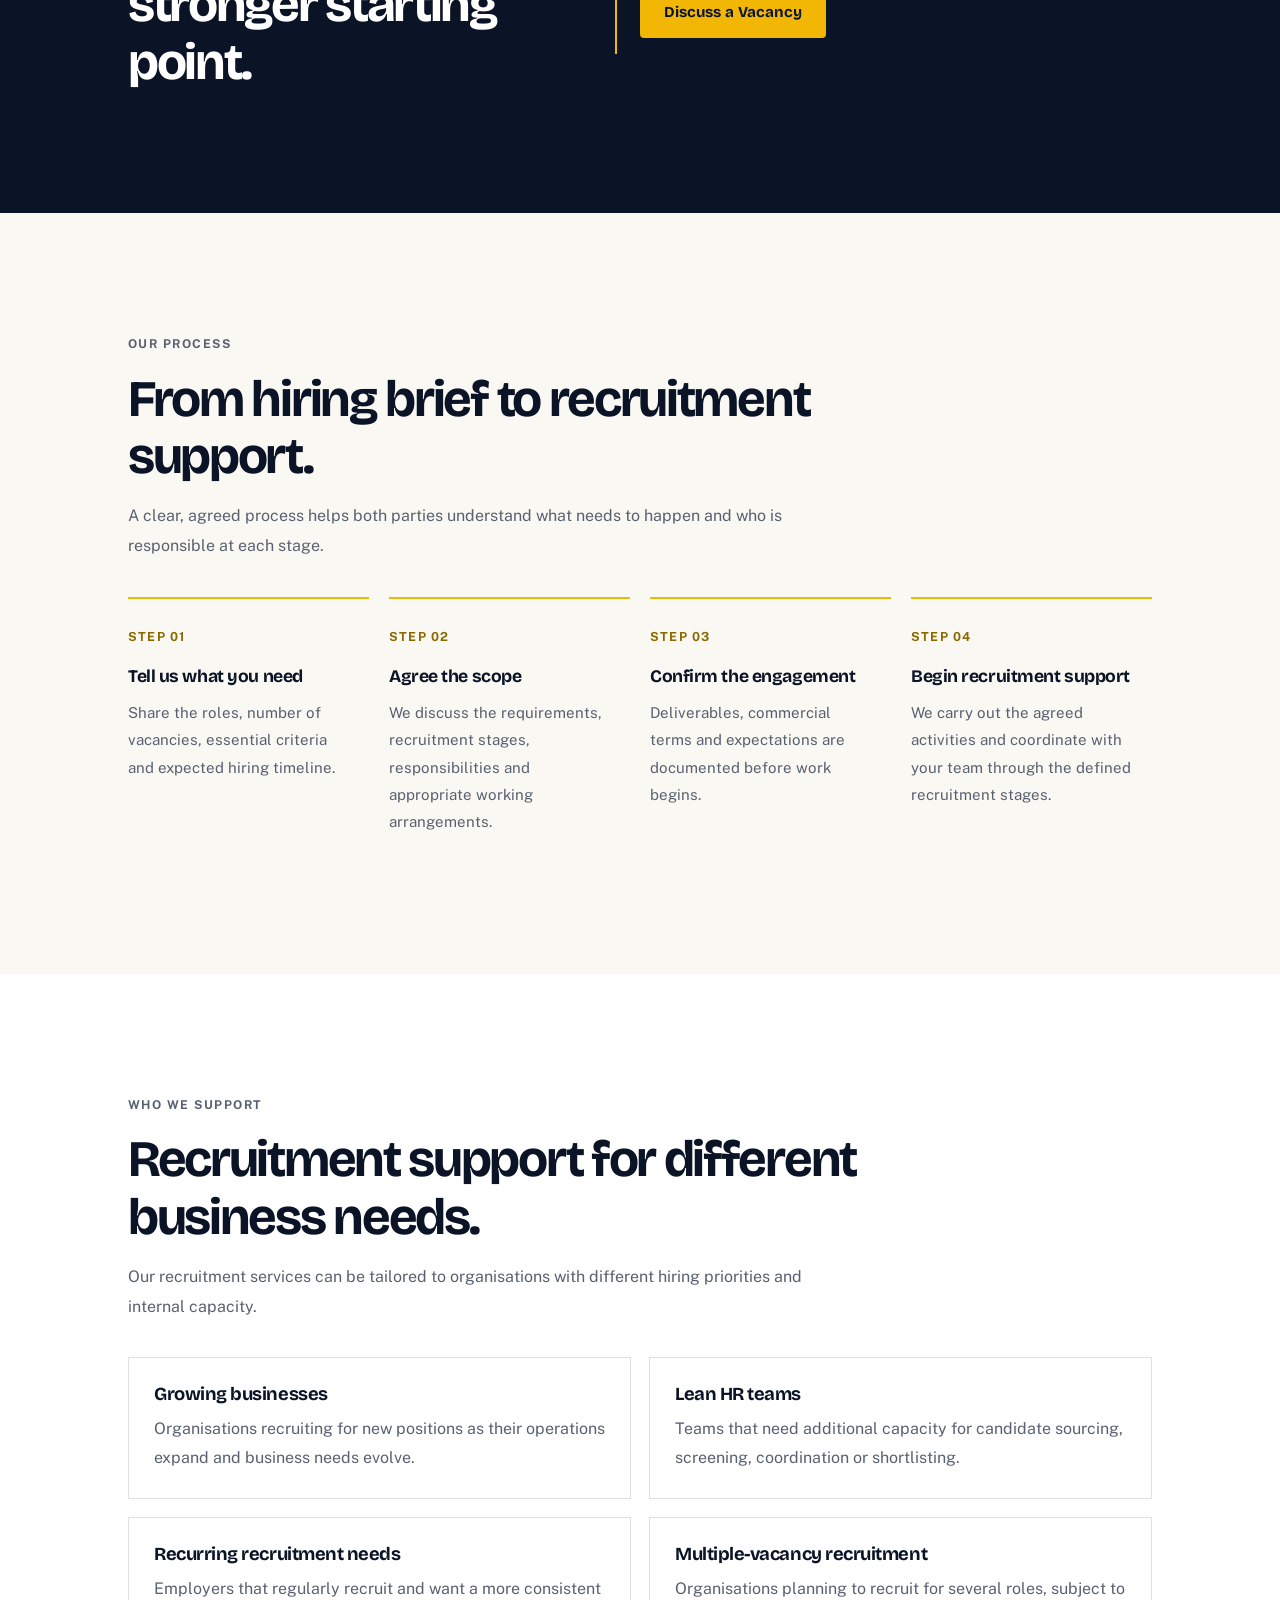
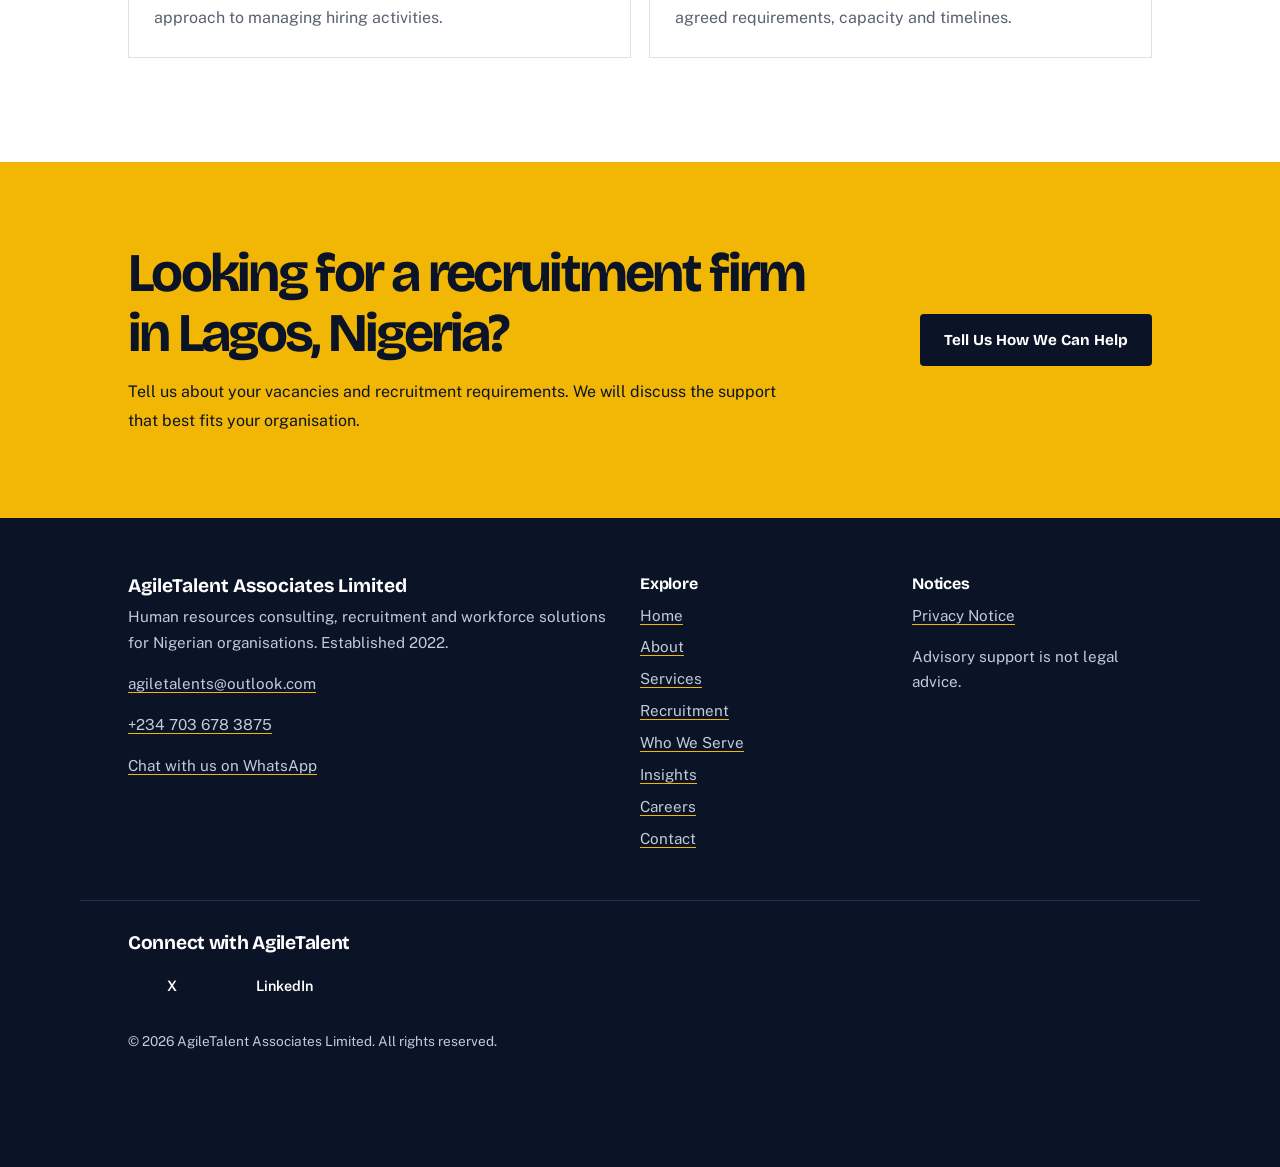
<file: recruitment.html>
<!DOCTYPE html>
<html lang="en-GB">
<head>
<meta charset="utf-8">
<meta name="viewport" content="width=device-width, initial-scale=1, viewport-fit=cover">

<title>Recruitment Firm in Lagos, Nigeria | AgileTalent Associates</title>
<meta name="description" content="Looking for a recruitment firm in Lagos, Nigeria? AgileTalent Associates supports businesses with recruitment outsourcing and access to 4,000+ pre-screened candidates.">
<meta name="robots" content="index, follow">
<link rel="canonical" href="https://agiletalentassociates.com/recruitment.html">

<meta property="og:title" content="Recruitment Firm in Lagos, Nigeria | AgileTalent Associates">
<meta property="og:description" content="Recruitment and recruitment outsourcing for Nigerian businesses, supported by a database of 4,000+ pre-screened candidates.">
<meta property="og:type" content="website">
<meta property="og:url" content="https://agiletalentassociates.com/recruitment.html">

<link rel="icon" type="image/png" href="favicon.png">

<link rel="preconnect" href="https://fonts.googleapis.com">
<link rel="preconnect" href="https://fonts.gstatic.com" crossorigin>
<link href="https://fonts.googleapis.com/css2?family=Bricolage+Grotesque:opsz,wght@12..96,400;12..96,500;12..96,600;12..96,700;12..96,800&family=Public+Sans:wght@400;500;600;700;800&display=swap" rel="stylesheet">

<link rel="stylesheet" href="style.css">

<style>
:root {
  --f-head: 'Bricolage Grotesque', sans-serif;
  --f-body: 'Public Sans', sans-serif;
  --recruit-ink: #0B1426;
  --recruit-gold: #F2B705;
  --recruit-paper: #FAF8F3;
}

body {
  font-family: var(--f-body);
}

h1, h2, h3, h4, .btn, .brand {
  font-family: var(--f-head);
}

.recruit-hero {
  background: var(--recruit-ink);
  color: #fff;
  padding: clamp(72px, 10vw, 130px) 0;
  position: relative;
  overflow: hidden;
}

.recruit-hero::after {
  content: "";
  position: absolute;
  width: 390px;
  height: 390px;
  border: 1px solid rgba(242,183,5,.25);
  border-radius: 50%;
  right: -140px;
  top: -130px;
  box-shadow: 0 0 0 45px rgba(242,183,5,.035),
              0 0 0 90px rgba(242,183,5,.025);
  pointer-events: none;
}

.recruit-hero .wrap {
  position: relative;
  z-index: 1;
}

.recruit-eyebrow {
  color: var(--recruit-gold);
  font-size: .78rem;
  font-weight: 700;
  letter-spacing: .13em;
  text-transform: uppercase;
  margin-bottom: 20px;
}

.recruit-hero h1 {
  max-width: 900px;
  font-size: clamp(2.5rem, 6vw, 5rem);
  line-height: 1.06;
  letter-spacing: -.055em;
  margin: 0 0 24px;
}

.recruit-hero h1 span {
  color: var(--recruit-gold);
}

.recruit-hero .lead {
  max-width: 720px;
  color: rgba(255,255,255,.78);
  line-height: 1.85;
  font-size: clamp(1rem, 1.6vw, 1.2rem);
}

.recruit-actions {
  display: flex;
  flex-wrap: wrap;
  gap: 13px;
  margin-top: 30px;
}

.recruit-hero .recruit-note {
  max-width: 680px;
  margin-top: 25px;
  color: rgba(255,255,255,.65);
  font-size: .9rem;
  line-height: 1.8;
}

.recruit-proof {
  background: var(--recruit-gold);
  color: var(--recruit-ink);
  padding: 28px 0;
}

.recruit-proof-grid {
  display: grid;
  grid-template-columns: repeat(3, minmax(0,1fr));
  gap: 24px;
}

.recruit-proof-item {
  padding-left: 20px;
  border-left: 1px solid rgba(11,20,38,.3);
}

.recruit-proof-item strong {
  display: block;
  font-size: clamp(1.2rem,2.3vw,1.65rem);
  line-height: 1.3;
}

.recruit-proof-item span {
  display: block;
  margin-top: 6px;
  font-size: .9rem;
  line-height: 1.6;
}

.recruit-intro {
  background: var(--recruit-paper);
}

.recruit-intro-grid {
  display: grid;
  grid-template-columns: .9fr 1.1fr;
  gap: clamp(30px,7vw,95px);
  align-items: start;
}

.recruit-intro h2,
.recruit-section-heading h2 {
  font-size: clamp(2rem,4vw,3.3rem);
  line-height: 1.12;
  letter-spacing: -.045em;
  margin: 0;
}

.recruit-intro-copy p {
  line-height: 1.9;
}

.recruit-intro-copy p:first-child {
  margin-top: 0;
}

.recruit-section-heading {
  max-width: 760px;
  margin-bottom: 36px;
}

.recruit-section-heading p {
  color: #596171;
  line-height: 1.85;
  max-width: 680px;
  margin-top: 16px;
}

.recruit-label {
  color: #8B6900;
  font-size: .76rem;
  font-weight: 700;
  letter-spacing: .12em;
  text-transform: uppercase;
  margin-bottom: 15px;
}

.recruit-services {
  background: #fff;
}

.recruit-service-grid {
  display: grid;
  grid-template-columns: repeat(2,minmax(0,1fr));
  gap: 1px;
  border: 1px solid #DDE0E5;
  background: #DDE0E5;
}

.recruit-service {
  background: #fff;
  padding: clamp(24px,4vw,38px);
}

.recruit-service .service-number {
  color: #997500;
  font-size: .77rem;
  font-weight: 700;
  letter-spacing: .1em;
}

.recruit-service h3 {
  font-size: 1.25rem;
  margin: 17px 0 11px;
  letter-spacing: -.025em;
}

.recruit-service p {
  color: #596171;
  line-height: 1.8;
  margin-bottom: 0;
}

.recruit-database {
  background: var(--recruit-ink);
  color: #fff;
}

.recruit-database-grid {
  display: grid;
  grid-template-columns: .85fr 1.15fr;
  gap: clamp(32px,7vw,95px);
  align-items: center;
}

.recruit-big-number {
  color: var(--recruit-gold);
  font-size: clamp(3.8rem,9vw,7rem);
  line-height: 1;
  font-weight: 800;
  letter-spacing: -.07em;
  margin-bottom: 15px;
}

.recruit-database h2 {
  font-size: clamp(2rem,4vw,3.2rem);
  line-height: 1.12;
  letter-spacing: -.045em;
  margin: 0 0 18px;
}

.recruit-database p {
  color: rgba(255,255,255,.76);
  line-height: 1.85;
}

.recruit-database .database-callout {
  border-left: 2px solid var(--recruit-gold);
  padding-left: 23px;
}

.recruit-steps {
  background: var(--recruit-paper);
}

.recruit-steps-grid {
  display: grid;
  grid-template-columns: repeat(4,minmax(0,1fr));
  gap: 20px;
}

.recruit-step {
  border-top: 2px solid var(--recruit-gold);
  padding: 23px 18px 20px 0;
}

.recruit-step .step-number {
  color: #8B6900;
  font-size: .78rem;
  font-weight: 700;
  letter-spacing: .1em;
}

.recruit-step h3 {
  font-size: 1.1rem;
  line-height: 1.4;
  margin: 16px 0 10px;
}

.recruit-step p {
  color: #596171;
  line-height: 1.8;
  font-size: .94rem;
}

.recruit-audience {
  background: #fff;
}

.recruit-audience-grid {
  display: grid;
  grid-template-columns: repeat(2,minmax(0,1fr));
  gap: 18px;
}

.recruit-audience-item {
  padding: 25px;
  border: 1px solid #DDE0E5;
}

.recruit-audience-item h3 {
  margin: 0 0 10px;
  font-size: 1.15rem;
}

.recruit-audience-item p {
  color: #596171;
  line-height: 1.8;
  margin: 0;
}

.recruit-final-cta {
  background: var(--recruit-gold);
  color: var(--recruit-ink);
  padding: clamp(48px,7vw,82px) 0;
}

.recruit-final-cta .cta-inner {
  display: flex;
  align-items: center;
  justify-content: space-between;
  gap: 30px;
}

.recruit-final-cta h2 {
  max-width: 700px;
  font-size: clamp(2rem,4.5vw,3.4rem);
  line-height: 1.1;
  letter-spacing: -.05em;
  margin: 0 0 14px;
}

.recruit-final-cta p {
  max-width: 650px;
  line-height: 1.8;
  margin: 0;
}

.recruit-final-cta .btn {
  flex-shrink: 0;
  background: var(--recruit-ink);
  border-color: var(--recruit-ink);
  color: #fff;
}

.recruit-final-cta .btn:hover {
  background: #192945;
}

@media (min-width: 1201px) {
  header .bar {
    width: 100%;
    max-width: none;
    flex-wrap: nowrap;
    gap: 16px;
  }

  header .brand {
    flex-shrink: 0;
  }

  header #nav {
    margin-left: auto;
    flex-shrink: 0;
  }

  header #nav > ul {
    display: flex;
    flex-wrap: nowrap;
    align-items: center;
    white-space: nowrap;
    gap: 2px;
    margin: 0;
    padding: 0;
    list-style: none;
  }

  header #nav > ul > li {
    flex: 0 0 auto;
    white-space: nowrap;
    list-style: none;
  }

  header #nav > ul > li > a {
    white-space: nowrap;
  }

  header #nav > ul > li > a.btn {
    flex-shrink: 0;
    white-space: nowrap;
  }
}

@media (max-width: 900px) {
  .recruit-steps-grid {
    grid-template-columns: repeat(2,minmax(0,1fr));
  }

  .recruit-database-grid {
    grid-template-columns: 1fr;
    gap: 25px;
  }
}

@media (max-width: 760px) {
  .recruit-hero {
    padding: 72px 0 80px;
  }

  .recruit-proof-grid {
    grid-template-columns: 1fr;
    gap: 20px;
  }

  .recruit-proof-item {
    padding-left: 16px;
  }

  .recruit-intro-grid {
    grid-template-columns: 1fr;
    gap: 20px;
  }

  .recruit-service-grid,
  .recruit-audience-grid,
  .recruit-steps-grid {
    grid-template-columns: 1fr;
  }

  .recruit-final-cta .cta-inner {
    flex-direction: column;
    align-items: flex-start;
  }
}
</style>

<script type="application/ld+json">
{
  "@context": "https://schema.org",
  "@type": "Service",
  "name": "Recruitment and Recruitment Outsourcing in Lagos, Nigeria",
  "serviceType": "Recruitment, recruitment outsourcing and talent acquisition support",
  "url": "https://agiletalentassociates.com/recruitment.html",
  "provider": {
    "@type": "Organization",
    "name": "AgileTalent Associates Limited",
    "url": "https://agiletalentassociates.com/",
    "email": "agiletalents@outlook.com",
    "sameAs": [
      "https://x.com/agiletalents_ng",
      "https://www.linkedin.com/company/agiletalent-associates"
    ]
  },
  "areaServed": [
    {
      "@type": "City",
      "name": "Lagos"
    },
    {
      "@type": "Country",
      "name": "Nigeria"
    }
  ],
  "description": "Recruitment support including candidate sourcing, screening, interview coordination, candidate communication and shortlisting. Scope is agreed with each client."
}
</script>
</head>

<body>

<a class="skip" href="#main">Skip to main content</a>

<header>
  <div class="wrap bar">
    <a class="brand" href="index.html" aria-label="AgileTalent Associates home">
      <img class="mark" src="Artboard 4@4x.png" alt="AgileTalent Associates"
        onerror="this.replaceWith(Object.assign(document.createElement('span'),{className:'wm',textContent:'AgileTalent Associates'}))">
    </a>
<span class="brand-descriptor">Recruitment &amp; HR Consulting Firm in Nigeria</span></a>
    <button class="menu" id="menu" type="button"
      aria-expanded="false" aria-controls="nav">
      Menu
    </button>

    <nav id="nav" aria-label="Main navigation">
      <ul>
        <li><a href="index.html">Home</a></li>
        <li><a href="about.html">About</a></li>
        <li><a href="services.html">Services</a></li>
        <li><a href="recruitment.html" aria-current="page">Recruitment</a></li>
        <li><a href="industries.html">Who We Serve</a></li>
        <li><a href="insights.html">Insights</a></li>
        <li><a href="careers.html">Careers</a></li>
        <li><a href="contact.html">Contact</a></li>
        <li><a class="btn" href="contact.html?s=recruitment">Let’s Talk</a></li>
      </ul>
    </nav>
  </div>
</header>

<main id="main" tabindex="-1">

  <section class="recruit-hero">
    <div class="wrap">
      <p class="recruit-eyebrow">Recruitment and talent acquisition</p>

      <h1>Recruitment Firm in <span>Lagos, Nigeria</span></h1>

      <p class="lead">
        Find the right people without letting recruitment slow your business down.
        AgileTalent Associates supports employers with candidate sourcing,
        screening, interview coordination and shortlisting, tailored to
        their hiring requirements.
      </p>

      <div class="recruit-actions">
        <a class="btn" href="contact.html?s=recruitment">Discuss Your Hiring Needs</a>
        <a class="btn ghost" href="#how-it-works">How It Works</a>
      </div>

      <p class="recruit-note">
        Recruitment outsourcing and one-off hiring support are available subject
        to an agreed scope, responsibilities and commercial terms.
      </p>
    </div>
  </section>

  <section class="recruit-proof" aria-label="Recruitment capabilities">
    <div class="wrap recruit-proof-grid">
      <div class="recruit-proof-item">
        <strong>4,000+ candidates</strong>
        <span>Pre-screened candidates in our database</span>
      </div>

      <div class="recruit-proof-item">
        <strong>Role-led screening</strong>
        <span>Candidate suitability assessed against agreed requirements</span>
      </div>

      <div class="recruit-proof-item">
        <strong>Flexible support</strong>
        <span>One-off recruitment, recurring hiring and volume recruitment</span>
      </div>
    </div>
  </section>

  <section class="sec recruit-intro">
    <div class="wrap recruit-intro-grid">
      <div>
        <p class="recruit-label">Recruitment support</p>
        <h2>A more structured way to find your next hire.</h2>
      </div>

      <div class="recruit-intro-copy">
        <p>
          Recruitment requires time, coordination and consistent evaluation.
          When these activities compete with everyday business priorities,
          hiring can become difficult to manage.
        </p>

        <p>
          We help organisations organise key parts of the recruitment process,
          from identifying potential candidates to coordinating interviews
          and presenting a shortlist against agreed criteria. Our database
          of 4,000+ pre-screened candidates provides an additional starting
          point for suitable searches.
        </p>

        <p>
          Each engagement begins with a discussion about the role, hiring
          context, essential requirements and the level of support needed.
          This helps establish clear expectations before recruitment work begins.
        </p>
      </div>
    </div>
  </section>

  <section class="sec recruit-services">
    <div class="wrap">
      <div class="recruit-section-heading">
        <p class="recruit-label">What we do</p>
        <h2>Recruitment services that support your hiring process.</h2>
        <p>
          Select the support your organisation needs, with responsibilities
          and deliverables agreed before the engagement begins.
        </p>
      </div>

      <div class="recruit-service-grid">
        <article class="recruit-service">
          <span class="service-number">01 / SOURCING</span>
          <h3>Candidate sourcing</h3>
          <p>
            Identify potential candidates through agreed sourcing methods,
            including our database of 4,000+ pre-screened candidates where relevant.
          </p>
        </article>

        <article class="recruit-service">
          <span class="service-number">02 / SCREENING</span>
          <h3>CV and candidate screening</h3>
          <p>
            Assess candidate information against role requirements and
            agreed selection criteria to support initial shortlisting.
          </p>
        </article>

        <article class="recruit-service">
          <span class="service-number">03 / COORDINATION</span>
          <h3>Interview coordination</h3>
          <p>
            Help arrange interviews and coordinate communication between
            candidates and the hiring team.
          </p>
        </article>

        <article class="recruit-service">
          <span class="service-number">04 / COMMUNICATION</span>
          <h3>Candidate communication</h3>
          <p>
            Support organised communication with candidates throughout
            the agreed recruitment stages.
          </p>
        </article>

        <article class="recruit-service">
          <span class="service-number">05 / SHORTLISTING</span>
          <h3>Shortlisting support</h3>
          <p>
            Present candidates against agreed role requirements so your
            hiring team can make informed selection decisions.
          </p>
        </article>

        <article class="recruit-service">
          <span class="service-number">06 / OUTSOURCING</span>
          <h3>Recruitment outsourcing</h3>
          <p>
            Discuss ongoing or multiple vacancies and agree the recruitment
            activities, responsibilities and deliverables that suit your needs.
          </p>
        </article>
      </div>
    </div>
  </section>

  <section class="sec recruit-database">
    <div class="wrap recruit-database-grid">
      <div>
        <p class="recruit-eyebrow">Our talent database</p>
        <div class="recruit-big-number">4,000+</div>
        <h2>Pre-screened candidates. A stronger starting point.</h2>
      </div>

      <div class="database-callout">
        <p>
          Finding suitable candidates can be one of the most demanding parts
          of recruitment. Our database of more than 4,000 pre-screened
          candidates gives AgileTalent a valuable starting point when
          supporting client hiring requirements.
        </p>

        <p>
          Candidate suitability is considered against each role's requirements.
          The availability of relevant candidates depends on the role,
          experience, location and other selection criteria.
        </p>

        <p>
          <a class="btn" href="contact.html?s=recruitment">Discuss a Vacancy</a>
        </p>
      </div>
    </div>
  </section>

  <section class="sec recruit-steps" id="how-it-works">
    <div class="wrap">
      <div class="recruit-section-heading">
        <p class="recruit-label">Our process</p>
        <h2>From hiring brief to recruitment support.</h2>
        <p>
          A clear, agreed process helps both parties understand what needs
          to happen and who is responsible at each stage.
        </p>
      </div>

      <div class="recruit-steps-grid">
        <article class="recruit-step">
          <span class="step-number">STEP 01</span>
          <h3>Tell us what you need</h3>
          <p>
            Share the roles, number of vacancies, essential criteria and
            expected hiring timeline.
          </p>
        </article>

        <article class="recruit-step">
          <span class="step-number">STEP 02</span>
          <h3>Agree the scope</h3>
          <p>
            We discuss the requirements, recruitment stages, responsibilities
            and appropriate working arrangements.
          </p>
        </article>

        <article class="recruit-step">
          <span class="step-number">STEP 03</span>
          <h3>Confirm the engagement</h3>
          <p>
            Deliverables, commercial terms and expectations are documented
            before work begins.
          </p>
        </article>

        <article class="recruit-step">
          <span class="step-number">STEP 04</span>
          <h3>Begin recruitment support</h3>
          <p>
            We carry out the agreed activities and coordinate with your
            team through the defined recruitment stages.
          </p>
        </article>
      </div>
    </div>
  </section>

  <section class="sec recruit-audience">
    <div class="wrap">
      <div class="recruit-section-heading">
        <p class="recruit-label">Who we support</p>
        <h2>Recruitment support for different business needs.</h2>
        <p>
          Our recruitment services can be tailored to organisations with
          different hiring priorities and internal capacity.
        </p>
      </div>

      <div class="recruit-audience-grid">
        <article class="recruit-audience-item">
          <h3>Growing businesses</h3>
          <p>
            Organisations recruiting for new positions as their operations
            expand and business needs evolve.
          </p>
        </article>

        <article class="recruit-audience-item">
          <h3>Lean HR teams</h3>
          <p>
            Teams that need additional capacity for candidate sourcing,
            screening, coordination or shortlisting.
          </p>
        </article>

        <article class="recruit-audience-item">
          <h3>Recurring recruitment needs</h3>
          <p>
            Employers that regularly recruit and want a more consistent
            approach to managing hiring activities.
          </p>
        </article>

        <article class="recruit-audience-item">
          <h3>Multiple-vacancy recruitment</h3>
          <p>
            Organisations planning to recruit for several roles, subject
            to agreed requirements, capacity and timelines.
          </p>
        </article>
      </div>
    </div>
  </section>

  <section class="recruit-final-cta">
    <div class="wrap cta-inner">
      <div>
        <h2>Looking for a recruitment firm in Lagos, Nigeria?</h2>
        <p>
          Tell us about your vacancies and recruitment requirements.
          We will discuss the support that best fits your organisation.
        </p>
      </div>

      <a class="btn" href="contact.html?s=recruitment">Tell Us How We Can Help</a>
    </div>
  </section>

</main>

<a class="btn sticky" id="sticky" href="contact.html?s=recruitment">Let’s Talk</a>

<footer>
  <div class="wrap cols">
    <div>
      <p style="color:#fff;font:700 1.2rem var(--f-head);margin-bottom:.4em">
        AgileTalent Associates Limited
      </p>

      <p>
        Human resources consulting, recruitment and workforce solutions
        for Nigerian organisations. Established 2022.
      </p>

      <p>
        <a href="mailto:agiletalents@outlook.com">agiletalents@outlook.com</a>
      </p>

      <p>
        <a href="tel:+2347036783875">+234 703 678 3875</a>
      </p>

      <p>
        <a href="https://wa.me/2348152866467"
           target="_blank" rel="noopener noreferrer">Chat with us on WhatsApp</a>
      </p>
    </div>

    <div>
      <h2>Explore</h2>
      <ul>
        <li><a href="index.html">Home</a></li>
        <li><a href="about.html">About</a></li>
        <li><a href="services.html">Services</a></li>
        <li><a href="recruitment.html" aria-current="page">Recruitment</a></li>
        <li><a href="industries.html">Who We Serve</a></li>
        <li><a href="insights.html">Insights</a></li>
        <li><a href="careers.html">Careers</a></li>
        <li><a href="contact.html">Contact</a></li>
      </ul>
    </div>

    <div>
      <h2>Notices</h2>
      <ul>
        <li><a href="privacy.html">Privacy Notice</a></li>
      </ul>
      <p style="margin-top:1em">Advisory support is not legal advice.</p>
    </div>
  </div>

  <div class="wrap social-area">
    <h2 class="social-heading">Connect with AgileTalent</h2>

    <div class="social-links">
      <a href="https://x.com/agiletalents_ng"
         target="_blank"
         rel="noopener noreferrer"
         aria-label="Follow AgileTalent Associates on X">
        <span>X</span>
      </a>

      <a href="https://www.linkedin.com/company/agiletalent-associates"
         target="_blank"
         rel="noopener noreferrer"
         aria-label="Follow AgileTalent Associates on LinkedIn">
        <span>LinkedIn</span>
      </a>
    </div>
  </div>

  <div class="wrap">
    <p style="margin-top:32px;font-size:.85rem">
      &copy; 2026 AgileTalent Associates Limited. All rights reserved.
    </p>
  </div>
</footer>

<script src="main.js"></script>

</body>
</html>
</file>
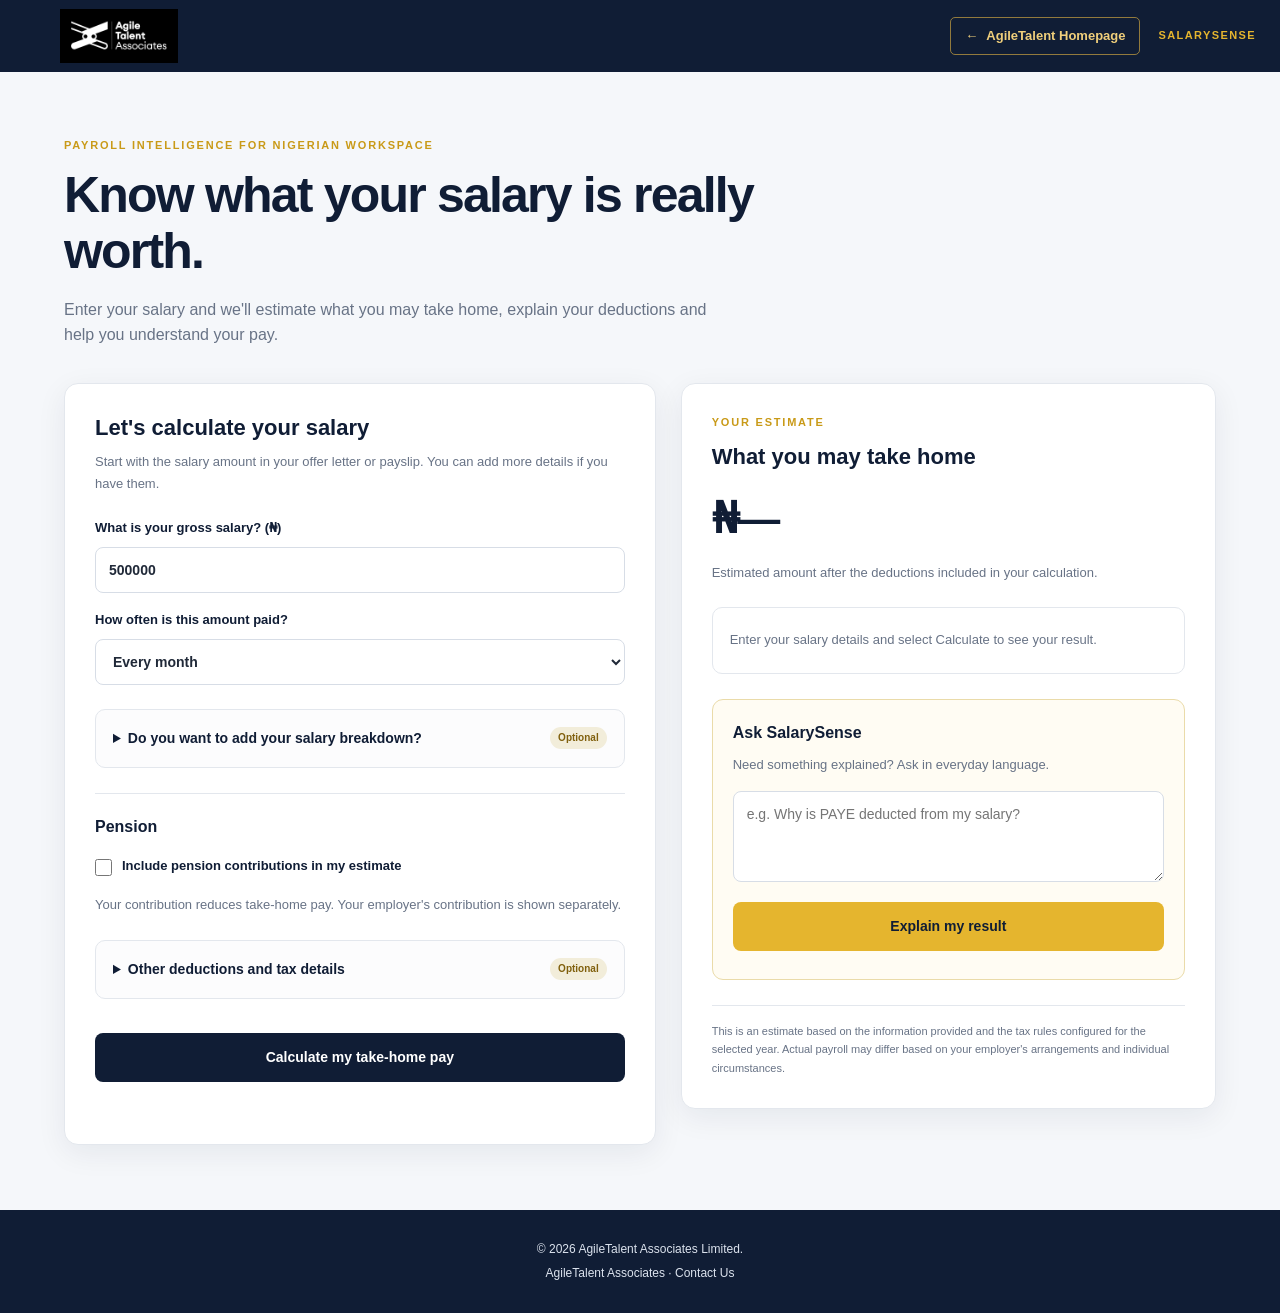
<file: salarysense.html>
<!DOCTYPE html>
<html lang="en">
<head>
  <meta charset="UTF-8">
  <meta name="viewport" content="width=device-width, initial-scale=1">
  <meta name="description" content="SalarySense by AgileTalent helps you estimate take-home pay, understand PAYE, pension and other payroll deductions.">
  <meta name="theme-color" content="#101d35">

  <title>SalarySense | AgileTalent Associates Limited</title>

  <link rel="stylesheet" href="salarysense.css">
  <style>
    /* Match the compact 72px navigation height used across the AgileTalent website. */
    .topbar {
      height: 72px;
      min-height: 72px;
      padding: 0 24px;
      gap: 20px;
    }

    .topbar .brand {
      display: inline-flex;
      align-items: center;
      flex: 0 1 auto;
      min-width: 0;
      text-decoration: none;
    }

    .topbar .brand-logo {
      display: block;
      width: 190px;
      max-width: 100%;
      max-height: 54px;
      object-fit: contain;
    }

    .topbar .header-right {
      display: flex;
      align-items: center;
      justify-content: flex-end;
      gap: 18px;
      min-width: 0;
    }

    .topbar .back-link {
      display: inline-flex;
      align-items: center;
      justify-content: center;
      gap: 8px;
      min-height: 38px;
      padding: 8px 14px;
      border: 1px solid rgba(215, 173, 67, .65);
      border-radius: 5px;
      background: transparent;
      color: #f0cf7b;
      font-size: 13px;
      font-weight: 700;
      line-height: 1.2;
      text-decoration: none;
      white-space: nowrap;
      transition: background .2s ease, border-color .2s ease;
    }

    .topbar .back-link:hover {
      background: rgba(255, 255, 255, .08);
      border-color: #d7ad43;
    }

    .topbar .product {
      white-space: nowrap;
    }

    @media (max-width: 600px) {
      .topbar {
        padding: 0 16px;
        gap: 10px;
      }

      .topbar .brand-logo {
        width: 145px;
        max-height: 46px;
      }

      .topbar .header-right {
        gap: 8px;
      }

      .topbar .back-link {
        min-height: 34px;
        padding: 7px 9px;
        gap: 5px;
        font-size: 11px;
      }

      .topbar .product {
        display: none;
      }
    }
  </style>
</head>

<body>

<header class="topbar">
  <a class="brand" href="https://agiletalentassociates.com/" aria-label="AgileTalent Associates homepage">
    <img class="brand-logo" src="Artboard%204%404x.png" alt="AgileTalent Associates">
  </a>

  <div class="header-right">
    <a href="https://agiletalentassociates.com/" class="back-link">
      <span aria-hidden="true">←</span>
      <span>AgileTalent Homepage</span>
    </a>
    <span class="product">SALARYSENSE</span>
  </div>
</header>

<main class="shell">

  <section class="intro">
    <p class="eyebrow">PAYROLL INTELLIGENCE FOR NIGERIAN WORKSPACE</p>

    <h1>Know what your salary is really worth.</h1>

    <p>
      Enter your salary and we'll estimate what you may take home,
      explain your deductions and help you understand your pay.
    </p>
  </section>

  <section class="layout">

    <form id="salaryForm" class="panel">

      <h2>Let's calculate your salary</h2>

      <p class="hint">
        Start with the salary amount in your offer letter or payslip.
        You can add more details if you have them.
      </p>

      <label>
        What is your gross salary? (₦)
        <input
          id="gross"
          type="number"
          min="1"
          step="0.01"
          value="500000"
          required
        >
      </label>

      <label>
        How often is this amount paid?
        <select id="frequency">
          <option value="monthly">Every month</option>
          <option value="annual">Once a year (annual salary)</option>
        </select>
      </label>

      <details class="optional-section">

        <summary>
          Do you want to add your salary breakdown?
          <span class="optional-tag">Optional</span>
        </summary>

        <p class="hint">
          Add items such as Basic Salary, Housing Allowance and
          Transport Allowance. We'll use recognised components
          to estimate your pension automatically.
        </p>

        <label>
          How would you like to enter your salary?
          <select id="structureMode">
            <option value="gross">Use my gross salary only</option>
            <option value="custom">I want to add salary components</option>
          </select>
        </label>

        <div id="componentsWrap" class="hidden">

          <div class="section-head">
            <h3>Your salary components</h3>
            <button type="button" id="addComponent" class="small">
              + Add item
            </button>
          </div>

          <div id="components"></div>

          <p class="hint">
            Enter fixed amounts or percentages. All items together
            must add up to your gross salary.
          </p>

        </div>

      </details>

      <section class="simple-section">

        <h3>Pension</h3>

        <label class="check">
          <input id="pensionEnabled" type="checkbox">
          Include pension contributions in my estimate
        </label>

        <p class="hint">
          Your contribution reduces take-home pay. Your employer's
          contribution is shown separately.
        </p>

        <div id="pensionFields" class="subfields hidden">

          <div id="pensionAutoMessage" class="info hidden">
            We'll identify Basic, Housing and Transport from your
            salary breakdown and calculate the pension automatically.
          </div>

          <div id="pensionBaseChoice">

            <label>
              How should we estimate the salary used for pension?

              <select id="pensionBaseMode">
                <option value="">Choose an option</option>
                <option value="full_gross_estimate">
                  Use my full gross salary as an estimate
                </option>
                <option value="manual">I'll enter the amount</option>
                <option value="exclude_unknown">
                  I don't know — calculate without pension for now
                </option>
              </select>
            </label>

            <p class="hint">
              If you use your full gross salary, the pension estimate
              may differ from the amount your employer actually uses.
            </p>

          </div>

          <label id="pensionManualWrap" class="hidden">
            Monthly salary used for pension (₦)
            <input
              id="pensionBase"
              type="number"
              min="0"
              placeholder="Enter amount"
            >
          </label>

          <details class="advanced">

            <summary>Advanced pension settings</summary>

            <div class="component-grid">

              <label>
                Employee contribution (%)
                <input
                  id="employeeRate"
                  type="number"
                  value="8"
                  min="0"
                  max="100"
                  step="0.01"
                >
              </label>

              <label>
                Employer contribution (%)
                <input
                  id="employerRate"
                  type="number"
                  value="10"
                  min="0"
                  max="100"
                  step="0.01"
                >
              </label>

            </div>

            <label>
              Override the calculated pension salary (monthly, optional)
              <input
                id="pensionBaseOverride"
                type="number"
                min="0"
                placeholder="Only if you know your employer uses a different amount"
              >
            </label>

            <p class="hint">
              Leave blank to use the automatic estimate.
            </p>

          </details>

        </div>

      </section>

      <details class="optional-section">

        <summary>
          Other deductions and tax details
          <span class="optional-tag">Optional</span>
        </summary>

        <label class="check">
          <input id="nhfEnabled" type="checkbox">
          Include my actual NHF contribution
        </label>

        <label id="nhfAmountWrap" class="hidden">
          Monthly NHF contribution (₦)
          <input
            id="nhfAmount"
            type="number"
            min="0"
            value="0"
          >
        </label>

        <label class="check">
          <input id="nhiaEnabled" type="checkbox">
          Include my actual qualifying health insurance contribution
        </label>

        <label id="nhiaAmountWrap" class="hidden">
          Monthly health insurance contribution (₦)
          <input
            id="nhiaAmount"
            type="number"
            min="0"
            value="0"
          >
        </label>

        <label>
          How much rent do you pay in a year? (₦)
          <input
            id="rent"
            type="number"
            min="0"
            value="0"
          >
        </label>

        <p class="hint">
          Rent relief is calculated from qualifying rent paid,
          subject to the applicable legal limit. It is not deducted
          from your cash salary.
        </p>

        <label>
          Other monthly deductions (₦)
          <input
            id="otherDeductions"
            type="number"
            min="0"
            value="0"
            placeholder="e.g. loan or cooperative"
          >
        </label>

      </details>

      <button class="primary" type="submit">
        Calculate my take-home pay
      </button>

      <p id="error" class="error" role="alert"></p>

    </form>

    <section class="panel results">

      <p class="eyebrow">YOUR ESTIMATE</p>

      <h2>What you may take home</h2>

      <div class="net" id="net">₦—</div>

      <p class="hint">
        Estimated amount after the deductions included in your calculation.
      </p>

      <div id="breakdown" class="breakdown">
        <p>
          Enter your salary details and select Calculate to see your result.
        </p>
      </div>

      <details id="calculationNotes" class="calculation-notes hidden">

        <summary>How was this calculated?</summary>

        <ul id="notesList"></ul>

      </details>

      <div class="ai-box">

        <h3>Ask SalarySense</h3>

        <p class="hint">
          Need something explained? Ask in everyday language.
        </p>

        <textarea
          id="question"
          rows="3"
          placeholder="e.g. Why is PAYE deducted from my salary?"
        ></textarea>

        <button id="askAI" type="button" class="secondary">
          Explain my result
        </button>

        <p id="aiAnswer" class="hint" aria-live="polite"></p>

      </div>

      <p class="disclaimer">
        This is an estimate based on the information provided and
        the tax rules configured for the selected year. Actual payroll
        may differ based on your employer's arrangements and individual
        circumstances.
      </p>

    </section>

  </section>

</main>

<footer>
  <p>© <span id="currentYear"></span> AgileTalent Associates Limited.</p>
  <p>
    <a href="/">AgileTalent Associates</a>
    <span aria-hidden="true"> · </span>
    <a href="mailto:agiletalents@outlook.com">Contact Us</a>
  </p>
</footer>

<script>
  window.SALARYSENSE_API_BASE =
    "https://agiletalent-salarysense-ai.onrender.com";

  document.getElementById("currentYear").textContent =
    new Date().getFullYear();
</script>

<script src="salarysense.js"></script>

</body>
</html>
</file>
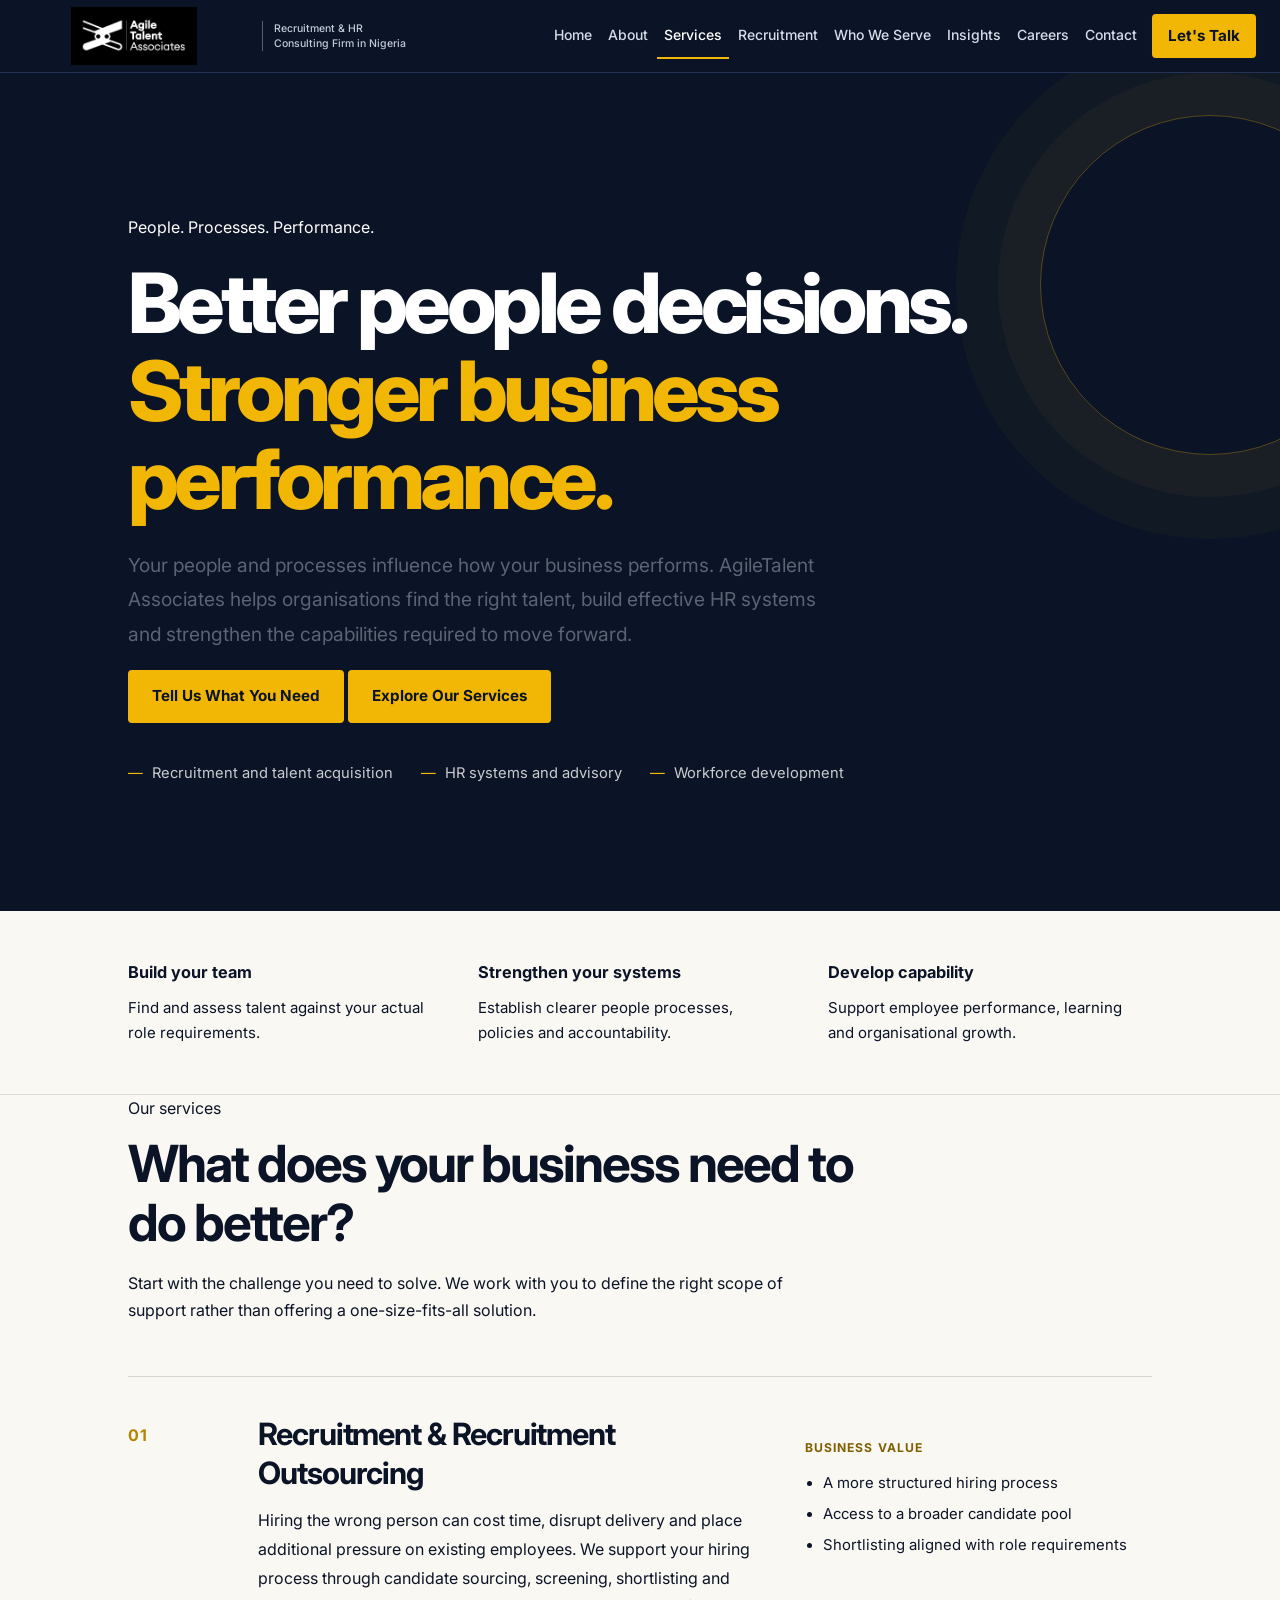
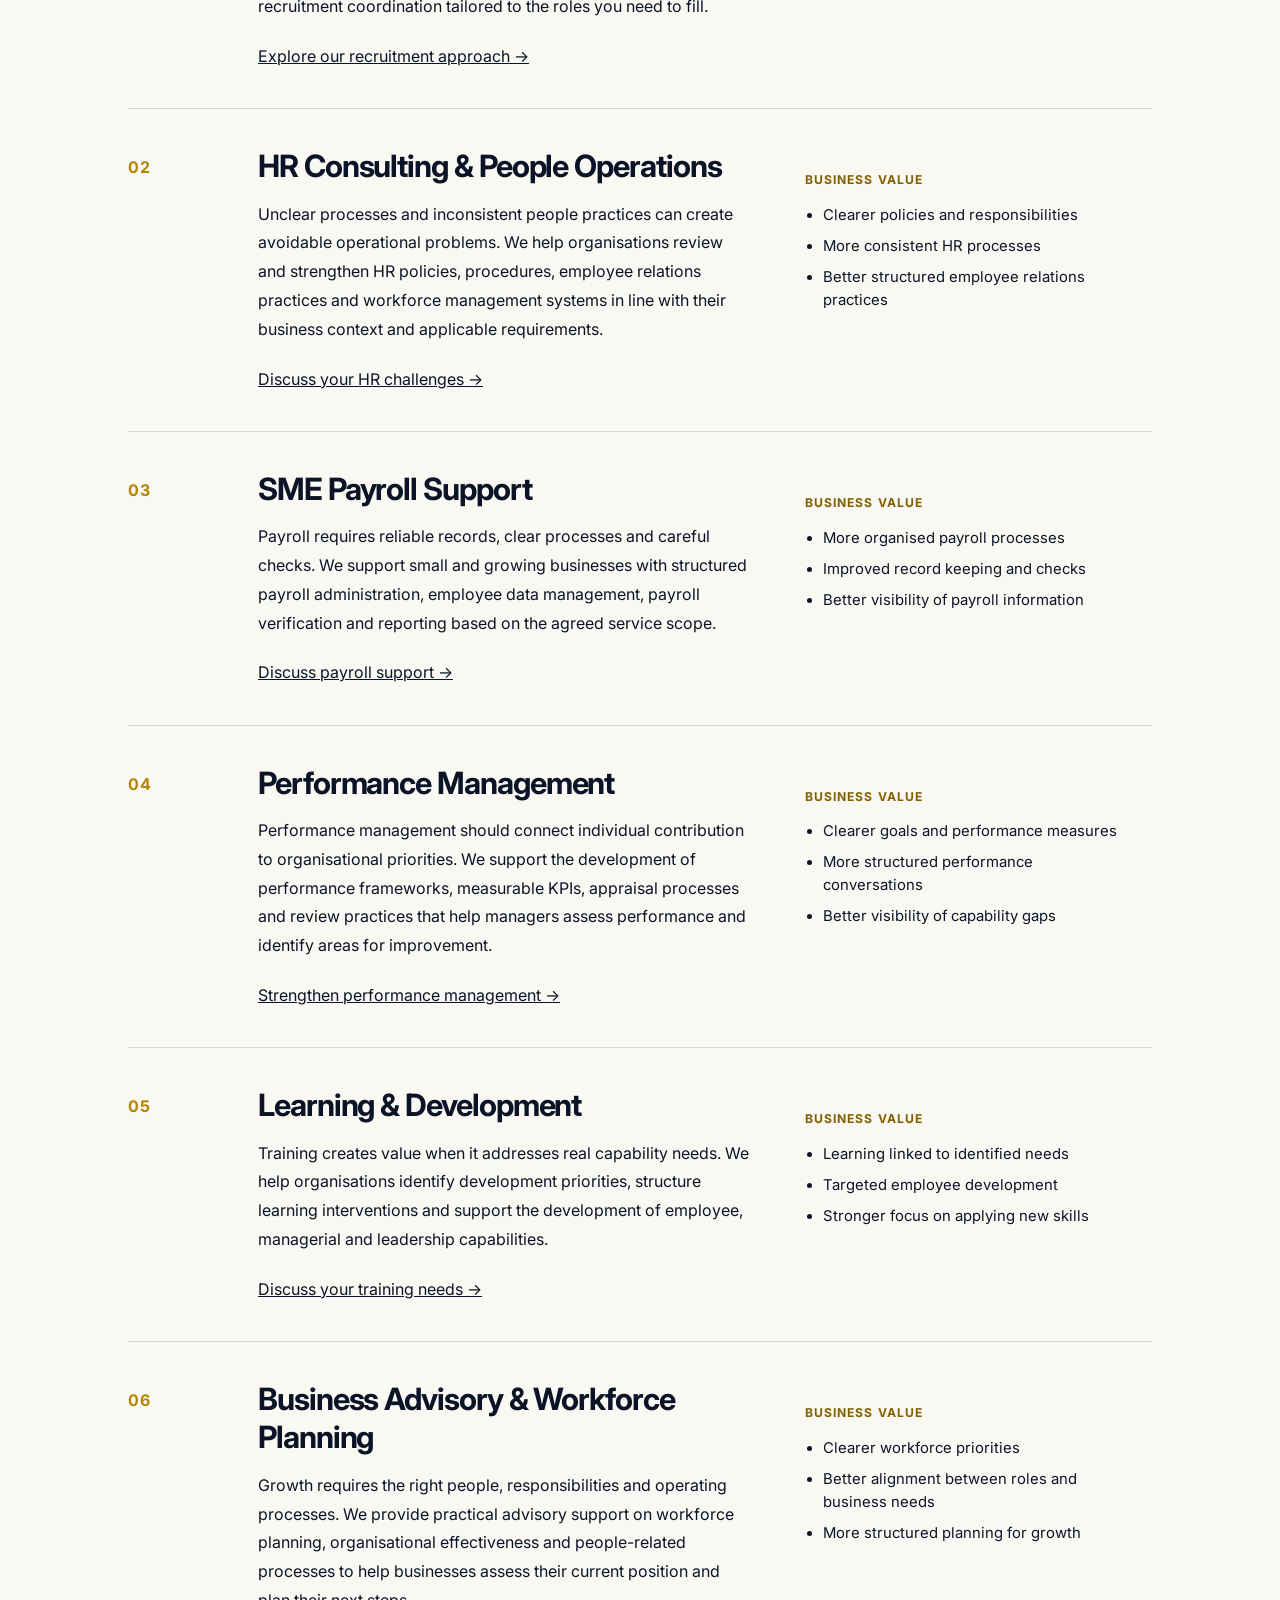
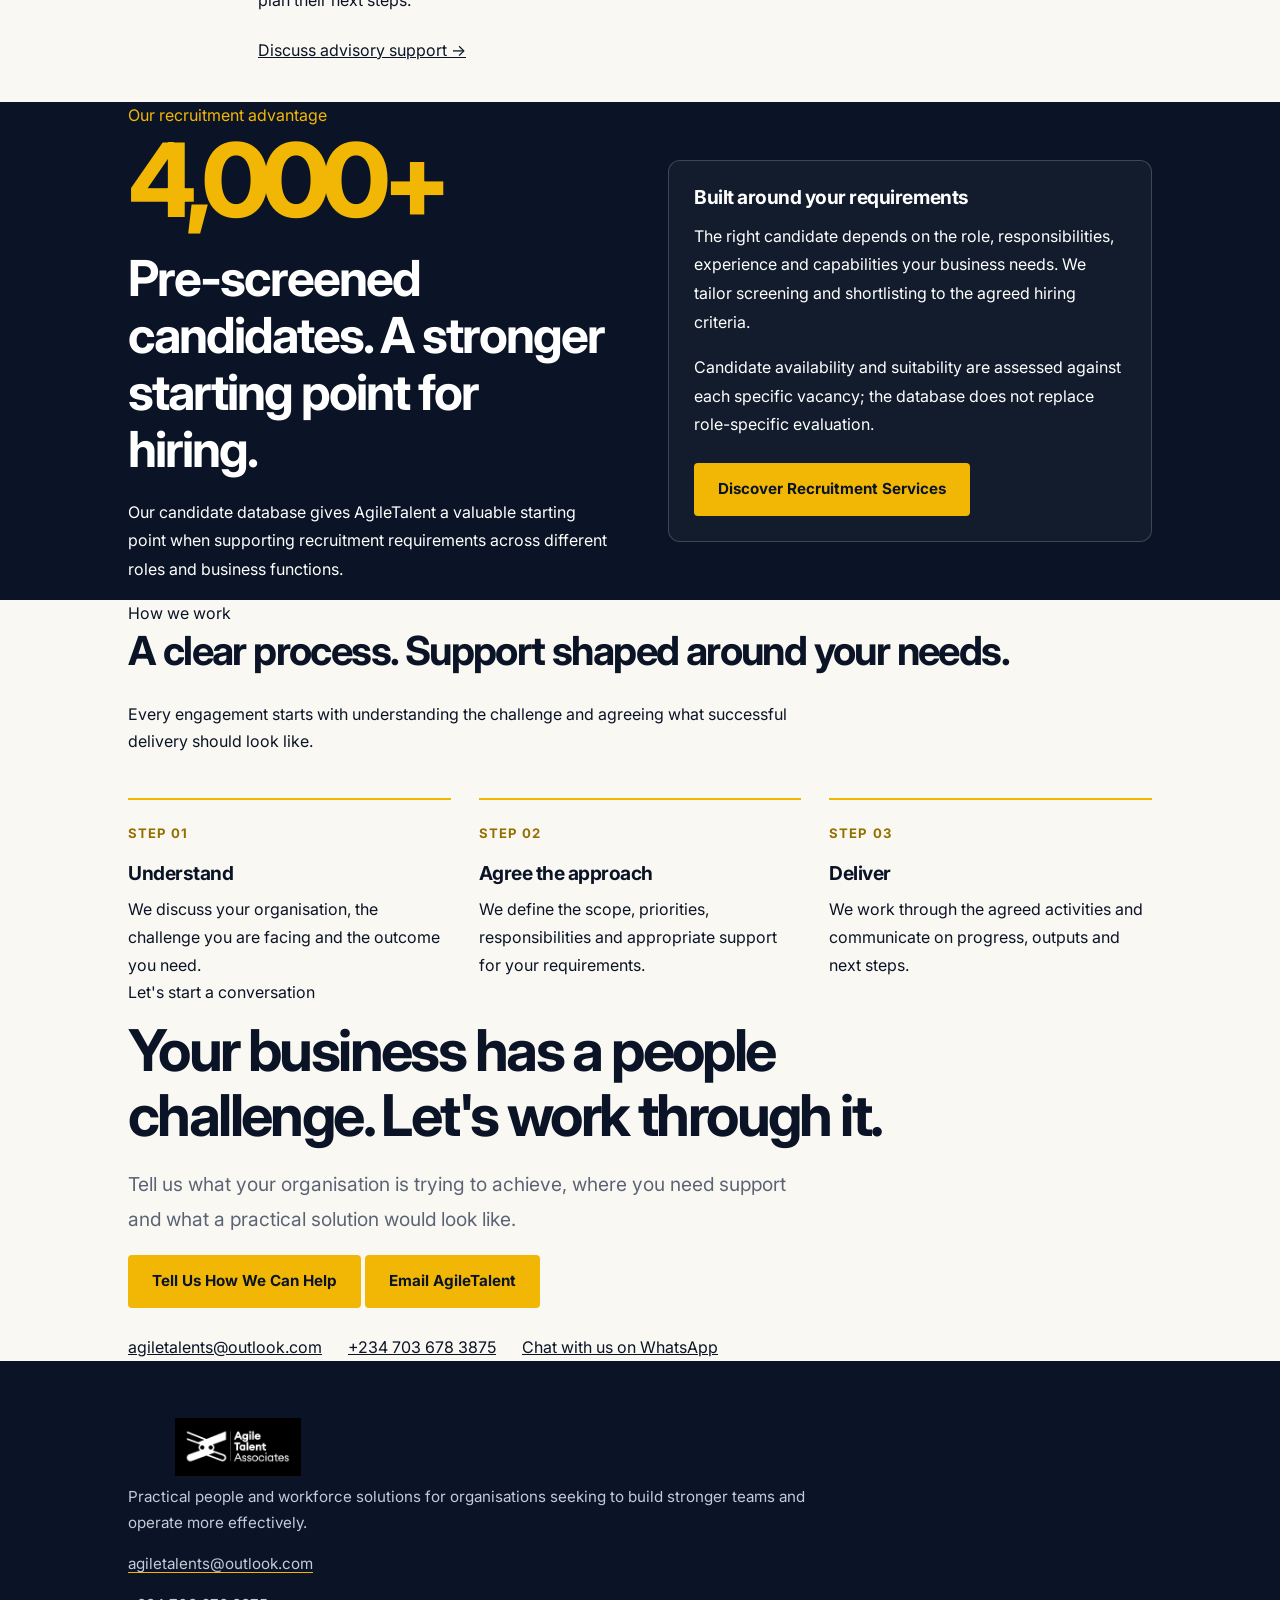
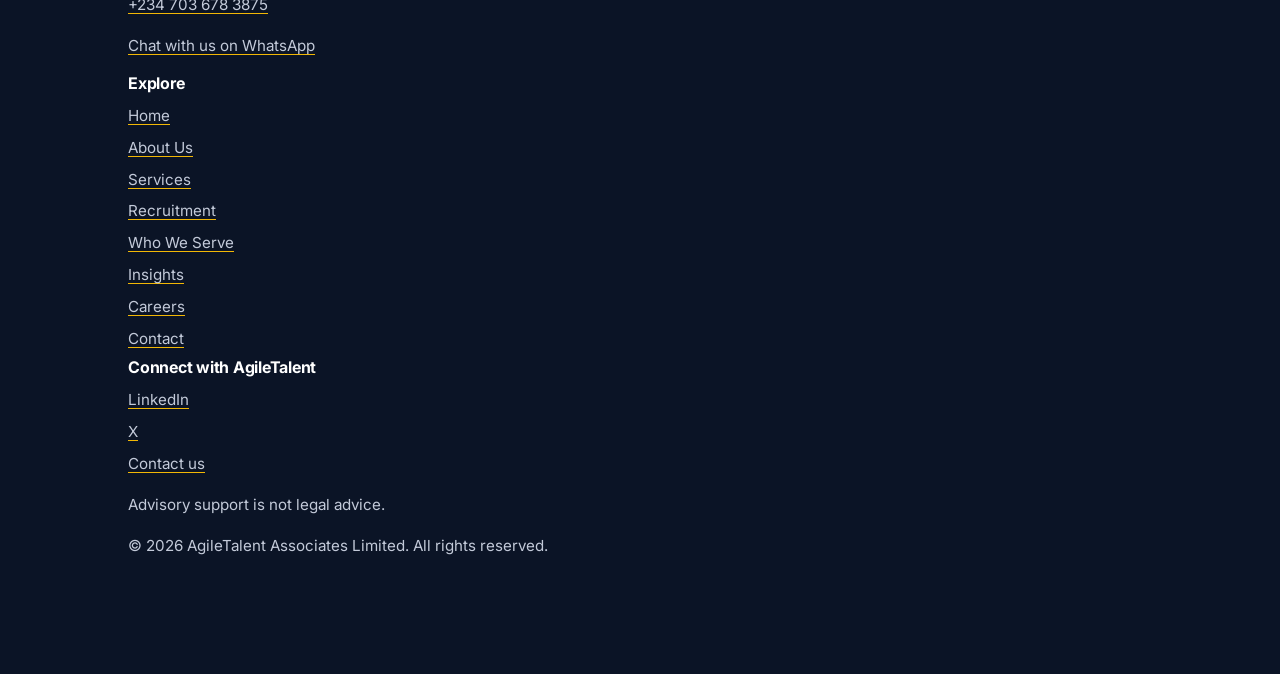
<file: services.html>
<!DOCTYPE html>
<html lang="en-GB">
<head>
  <meta charset="utf-8">
  <meta name="viewport" content="width=device-width, initial-scale=1, viewport-fit=cover">

  <title>HR Consulting &amp; Recruitment Services in Nigeria | AgileTalent Associates</title>
  <meta name="description" content="Explore recruitment outsourcing, HR consulting, payroll support, performance management, learning and development, and business advisory in Nigeria. Access our database of 4,000+ pre-screened candidates.">
  <meta name="robots" content="index, follow">
  <link rel="canonical" href="https://agiletalentassociates.com/services.html">

  <link rel="icon" type="image/png" href="favicon.png">
  <link rel="preconnect" href="https://fonts.googleapis.com">
  <link rel="preconnect" href="https://fonts.gstatic.com" crossorigin>
  <link href="https://fonts.googleapis.com/css2?family=Inter:wght@400;500;600;700;800&display=swap" rel="stylesheet">
  <link rel="stylesheet" href="style.css">

  <meta property="og:title" content="HR Consulting &amp; Recruitment Services | AgileTalent Associates">
  <meta property="og:description" content="Practical recruitment, HR consulting, payroll and workforce solutions for Nigerian organisations, supported by access to 4,000+ pre-screened candidates.">
  <meta property="og:type" content="website">
  <meta property="og:url" content="https://agiletalentassociates.com/services.html">
  <meta property="og:site_name" content="AgileTalent Associates Limited">

  <meta name="twitter:card" content="summary">
  <meta name="twitter:title" content="HR Consulting &amp; Recruitment Services | AgileTalent Associates">
  <meta name="twitter:description" content="Explore recruitment, HR consulting, payroll support and workforce solutions from AgileTalent Associates in Nigeria.">

  <script type="application/ld+json">
  {
    "@context": "https://schema.org",
    "@type": "WebPage",
    "name": "HR Consulting and Recruitment Services",
    "url": "https://agiletalentassociates.com/services.html",
    "description": "Recruitment outsourcing, HR consulting, payroll support, performance management, learning and development, and business advisory for Nigerian organisations.",
    "inLanguage": "en-GB",
    "isPartOf": {
      "@type": "WebSite",
      "name": "AgileTalent Associates Limited",
      "url": "https://agiletalentassociates.com/"
    },
    "publisher": {
      "@type": "Organization",
      "name": "AgileTalent Associates Limited",
      "url": "https://agiletalentassociates.com/"
    }
  }
  </script>

  <style>
    :root {
      --f-head: 'Inter', sans-serif;
      --f-body: 'Inter', sans-serif;
    }

    body {
      font-family: var(--f-body);
    }

    h1, h2, h3, h4, .brand, .btn {
      font-family: var(--f-head);
    }

    .services-hero {
      position: relative;
      overflow: hidden;
      padding-top: clamp(80px, 11vw, 145px);
      padding-bottom: clamp(80px, 10vw, 125px);
      background: #0B1426;
      color: #fff;
    }

    .services-hero::after {
      content: "";
      position: absolute;
      width: 340px;
      height: 340px;
      right: -100px;
      top: 5%;
      border: 1px solid rgba(242,183,5,.32);
      border-radius: 50%;
      box-shadow:
        0 0 0 42px rgba(242,183,5,.035),
        0 0 0 84px rgba(242,183,5,.025);
      pointer-events: none;
    }

    .services-hero .wrap {
      position: relative;
      z-index: 1;
    }

    .services-hero h1 {
      max-width: 900px;
      font-size: clamp(2.8rem, 6.5vw, 5.4rem);
      line-height: 1.06;
      letter-spacing: -.055em;
      margin: 18px 0 24px;
    }

    .services-hero h1 span {
      color: #F2B705;
    }

    .services-hero .lead {
      max-width: 690px;
      line-height: 1.8;
    }

    .service-hero-meta {
      display: flex;
      flex-wrap: wrap;
      gap: 12px 28px;
      margin-top: 38px;
      color: rgba(255,255,255,.78);
      font-size: .92rem;
    }

    .service-hero-meta span::before {
      content: "—";
      color: #F2B705;
      margin-right: 9px;
    }

    .service-overview {
      padding-top: 48px;
      padding-bottom: 48px;
      border-bottom: 1px solid rgba(11,20,38,.12);
    }

    .service-overview-grid {
      display: grid;
      grid-template-columns: repeat(3, minmax(0,1fr));
      gap: 26px;
    }

    .service-overview-item {
      padding-right: 18px;
    }

    .service-overview-item strong {
      display: block;
      margin-bottom: 8px;
      font-size: 1.02rem;
    }

    .service-overview-item p {
      margin: 0;
      font-size: .94rem;
      line-height: 1.7;
    }

    .service-intro {
      max-width: 760px;
      margin-bottom: 52px;
    }

    .service-intro h2 {
      font-size: clamp(2rem,4vw,3.2rem);
      line-height: 1.15;
      letter-spacing: -.04em;
      margin: 12px 0 18px;
    }

    .service-row {
      display: grid;
      grid-template-columns: 100px minmax(0,1fr) minmax(230px,.75fr);
      gap: 30px;
      align-items: start;
      padding: 38px 0;
      border-top: 1px solid rgba(11,20,38,.15);
    }

    .service-index {
      color: #B48500;
      font-size: 1rem;
      font-weight: 700;
      letter-spacing: .08em;
      padding-top: 7px;
    }

    .service-main h3 {
      font-size: clamp(1.45rem,2.4vw,2rem);
      line-height: 1.25;
      letter-spacing: -.035em;
      margin: 0 0 14px;
    }

    .service-main p {
      line-height: 1.8;
      margin-bottom: 18px;
    }

    .service-main .text-link {
      display: inline-block;
      margin-top: 4px;
    }

    .service-outcome {
      padding: 23px;
      border-radius: 12px;
      background: #FAF8F3;
    }

    .service-outcome .outcome-label {
      display: block;
      margin-bottom: 13px;
      color: #806000;
      font-size: .76rem;
      font-weight: 700;
      letter-spacing: .09em;
      text-transform: uppercase;
    }

    .service-outcome p {
      margin: 0;
      line-height: 1.75;
      font-size: .94rem;
    }

    .service-outcome ul {
      padding-left: 18px;
      margin: 0;
    }

    .service-outcome li {
      margin: 8px 0;
      line-height: 1.55;
      font-size: .93rem;
    }

    .service-proof {
      background: #0B1426;
      color: #fff;
      overflow: hidden;
    }

    .service-proof-grid {
      display: grid;
      grid-template-columns: minmax(0,1fr) minmax(0,1fr);
      gap: 56px;
      align-items: center;
    }

    .proof-number {
      display: block;
      color: #F2B705;
      font-size: clamp(3.8rem,8vw,7rem);
      font-weight: 800;
      letter-spacing: -.075em;
      line-height: 1;
      margin-bottom: 18px;
    }

    .service-proof h2 {
      font-size: clamp(2rem,4vw,3.1rem);
      line-height: 1.15;
      letter-spacing: -.04em;
      margin: 14px 0 20px;
    }

    .service-proof p {
      line-height: 1.8;
    }

    .proof-note {
      padding: 25px;
      border: 1px solid rgba(255,255,255,.19);
      border-radius: 12px;
      background: rgba(255,255,255,.035);
    }

    .proof-note h3 {
      margin-top: 0;
    }

    .proof-note p:last-child {
      margin-bottom: 0;
    }

    .service-process-grid {
      display: grid;
      grid-template-columns: repeat(3,minmax(0,1fr));
      gap: 28px;
      margin-top: 42px;
    }

    .process-item {
      padding-top: 22px;
      border-top: 2px solid #F2B705;
    }

    .process-item .step {
      display: block;
      color: #947000;
      font-size: .82rem;
      font-weight: 700;
      letter-spacing: .08em;
      margin-bottom: 18px;
    }

    .process-item h3 {
      margin-bottom: 10px;
    }

    .process-item p {
      line-height: 1.75;
      margin-bottom: 0;
    }

    .service-final-cta {
      background: #FAF8F3;
    }

    .service-final-cta h2 {
      max-width: 760px;
      font-size: clamp(2.2rem,4.5vw,3.8rem);
      line-height: 1.12;
      letter-spacing: -.045em;
      margin: 12px 0 20px;
    }

    .service-final-cta .lead {
      max-width: 680px;
      line-height: 1.8;
    }

    .service-contact-links {
      display: flex;
      flex-wrap: wrap;
      gap: 16px 26px;
      margin-top: 26px;
    }

    .service-contact-links a {
      overflow-wrap: anywhere;
    }

    @media (max-width: 900px) {
      .service-row {
        grid-template-columns: 55px minmax(0,1fr);
        gap: 18px;
      }

      .service-outcome {
        grid-column: 2;
      }

      .service-proof-grid {
        gap: 30px;
      }
    }

    @media (max-width: 650px) {
      .services-hero::after {
        right: -230px;
        top: 30%;
      }

      .service-overview-grid,
      .service-proof-grid,
      .service-process-grid {
        grid-template-columns: 1fr;
        gap: 26px;
      }

      .service-overview-item {
        padding-right: 0;
      }

      .service-row {
        grid-template-columns: 36px minmax(0,1fr);
        gap: 12px;
        padding: 30px 0;
      }

      .service-outcome {
        grid-column: 2;
        padding: 20px;
      }

      .service-intro {
        margin-bottom: 34px;
      }

      .service-contact-links {
        flex-direction: column;
        gap: 12px;
      }
    }
  </style>
</head>

<body>
  <a class="skip" href="#main">Skip to main content</a>

  <header>
    <div class="wrap bar">
      <a class="brand" href="index.html" aria-label="AgileTalent Associates home">
        <img class="mark" src="Artboard 4@4x.png" alt="AgileTalent Associates"
          onerror="this.replaceWith(Object.assign(document.createElement('span'),{className:'wm',textContent:'AgileTalent Associates'}))">
      </a>
<span class="brand-descriptor">Recruitment &amp; HR Consulting Firm in Nigeria</span></a>
      <button class="menu" id="menu" type="button"
        aria-expanded="false" aria-controls="nav">Menu</button>

      <nav id="nav" aria-label="Main navigation">
        <ul>
          <li><a href="index.html">Home</a></li>
          <li><a href="about.html">About</a></li>
          <li><a href="services.html" aria-current="page">Services</a></li>
          <li><a href="recruitment.html">Recruitment</a></li>
          <li><a href="industries.html">Who We Serve</a></li>
          <li><a href="insights.html">Insights</a></li>
          <li><a href="careers.html">Careers</a></li>
          <li><a href="contact.html">Contact</a></li>
          <li><a class="btn" href="contact.html?s=general">Let's Talk</a></li>
        </ul>
      </nav>
    </div>
  </header>

  <main id="main" tabindex="-1">

    <section class="services-hero">
      <div class="wrap">
        <div class="kicker">People. Processes. Performance.</div>

        <h1>Better people decisions.<br>
          <span>Stronger business performance.</span>
        </h1>

        <p class="lead">
          Your people and processes influence how your business performs.
          AgileTalent Associates helps organisations find the right talent,
          build effective HR systems and strengthen the capabilities
          required to move forward.
        </p>

        <div class="hero-actions">
          <a class="btn" href="contact.html?s=general">Tell Us What You Need</a>
          <a class="btn secondary" href="#our-services">Explore Our Services</a>
        </div>

        <div class="service-hero-meta">
          <span>Recruitment and talent acquisition</span>
          <span>HR systems and advisory</span>
          <span>Workforce development</span>
        </div>
      </div>
    </section>

    <section class="service-overview" aria-label="Our approach">
      <div class="wrap service-overview-grid">
        <div class="service-overview-item">
          <strong>Build your team</strong>
          <p>Find and assess talent against your actual role requirements.</p>
        </div>

        <div class="service-overview-item">
          <strong>Strengthen your systems</strong>
          <p>Establish clearer people processes, policies and accountability.</p>
        </div>

        <div class="service-overview-item">
          <strong>Develop capability</strong>
          <p>Support employee performance, learning and organisational growth.</p>
        </div>
      </div>
    </section>

    <section class="section" id="our-services">
      <div class="wrap">
        <div class="service-intro">
          <div class="kicker">Our services</div>
          <h2>What does your business need to do better?</h2>
          <p>
            Start with the challenge you need to solve. We work with you
            to define the right scope of support rather than offering
            a one-size-fits-all solution.
          </p>
        </div>

        <article class="service-row">
          <div class="service-index">01</div>

          <div class="service-main">
            <h3>Recruitment &amp; Recruitment Outsourcing</h3>
            <p>
              Hiring the wrong person can cost time, disrupt delivery and
              place additional pressure on existing employees. We support
              your hiring process through candidate sourcing, screening,
              shortlisting and recruitment coordination tailored to the
              roles you need to fill.
            </p>
            <a href="recruitment.html" class="text-link">
              Explore our recruitment approach →
            </a>
          </div>

          <div class="service-outcome">
            <span class="outcome-label">Business value</span>
            <ul>
              <li>A more structured hiring process</li>
              <li>Access to a broader candidate pool</li>
              <li>Shortlisting aligned with role requirements</li>
            </ul>
          </div>
        </article>

        <article class="service-row">
          <div class="service-index">02</div>

          <div class="service-main">
            <h3>HR Consulting &amp; People Operations</h3>
            <p>
              Unclear processes and inconsistent people practices can
              create avoidable operational problems. We help organisations
              review and strengthen HR policies, procedures, employee
              relations practices and workforce management systems in
              line with their business context and applicable requirements.
            </p>
            <a href="contact.html?s=hr-consulting" class="text-link">
              Discuss your HR challenges →
            </a>
          </div>

          <div class="service-outcome">
            <span class="outcome-label">Business value</span>
            <ul>
              <li>Clearer policies and responsibilities</li>
              <li>More consistent HR processes</li>
              <li>Better structured employee relations practices</li>
            </ul>
          </div>
        </article>

        <article class="service-row">
          <div class="service-index">03</div>

          <div class="service-main">
            <h3>SME Payroll Support</h3>
            <p>
              Payroll requires reliable records, clear processes and
              careful checks. We support small and growing businesses
              with structured payroll administration, employee data
              management, payroll verification and reporting based on
              the agreed service scope.
            </p>
            <a href="contact.html?s=payroll" class="text-link">
              Discuss payroll support →
            </a>
          </div>

          <div class="service-outcome">
            <span class="outcome-label">Business value</span>
            <ul>
              <li>More organised payroll processes</li>
              <li>Improved record keeping and checks</li>
              <li>Better visibility of payroll information</li>
            </ul>
          </div>
        </article>

        <article class="service-row">
          <div class="service-index">04</div>

          <div class="service-main">
            <h3>Performance Management</h3>
            <p>
              Performance management should connect individual contribution
              to organisational priorities. We support the development of
              performance frameworks, measurable KPIs, appraisal processes
              and review practices that help managers assess performance
              and identify areas for improvement.
            </p>
            <a href="contact.html?s=performance-management" class="text-link">
              Strengthen performance management →
            </a>
          </div>

          <div class="service-outcome">
            <span class="outcome-label">Business value</span>
            <ul>
              <li>Clearer goals and performance measures</li>
              <li>More structured performance conversations</li>
              <li>Better visibility of capability gaps</li>
            </ul>
          </div>
        </article>

        <article class="service-row">
          <div class="service-index">05</div>

          <div class="service-main">
            <h3>Learning &amp; Development</h3>
            <p>
              Training creates value when it addresses real capability
              needs. We help organisations identify development priorities,
              structure learning interventions and support the development
              of employee, managerial and leadership capabilities.
            </p>
            <a href="contact.html?s=learning-development" class="text-link">
              Discuss your training needs →
            </a>
          </div>

          <div class="service-outcome">
            <span class="outcome-label">Business value</span>
            <ul>
              <li>Learning linked to identified needs</li>
              <li>Targeted employee development</li>
              <li>Stronger focus on applying new skills</li>
            </ul>
          </div>
        </article>

        <article class="service-row">
          <div class="service-index">06</div>

          <div class="service-main">
            <h3>Business Advisory &amp; Workforce Planning</h3>
            <p>
              Growth requires the right people, responsibilities and
              operating processes. We provide practical advisory support
              on workforce planning, organisational effectiveness and
              people-related processes to help businesses assess their
              current position and plan their next steps.
            </p>
            <a href="contact.html?s=business-advisory" class="text-link">
              Discuss advisory support →
            </a>
          </div>

          <div class="service-outcome">
            <span class="outcome-label">Business value</span>
            <ul>
              <li>Clearer workforce priorities</li>
              <li>Better alignment between roles and business needs</li>
              <li>More structured planning for growth</li>
            </ul>
          </div>
        </article>
      </div>
    </section>

    <section class="section service-proof">
      <div class="wrap service-proof-grid">
        <div>
          <div class="kicker" style="color:#F2B705">Our recruitment advantage</div>
          <span class="proof-number">4,000+</span>
          <h2>Pre-screened candidates. A stronger starting point for hiring.</h2>
          <p>
            Our candidate database gives AgileTalent a valuable starting
            point when supporting recruitment requirements across different
            roles and business functions.
          </p>
        </div>

        <div class="proof-note">
          <h3>Built around your requirements</h3>
          <p>
            The right candidate depends on the role, responsibilities,
            experience and capabilities your business needs. We tailor
            screening and shortlisting to the agreed hiring criteria.
          </p>
          <p>
            Candidate availability and suitability are assessed against
            each specific vacancy; the database does not replace
            role-specific evaluation.
          </p>
          <p style="margin-top:24px">
            <a class="btn" href="recruitment.html">Discover Recruitment Services</a>
          </p>
        </div>
      </div>
    </section>

    <section class="section">
      <div class="wrap">
        <div class="section-heading">
          <div class="kicker">How we work</div>
          <h2>A clear process. Support shaped around your needs.</h2>
          <p>
            Every engagement starts with understanding the challenge
            and agreeing what successful delivery should look like.
          </p>
        </div>

        <div class="service-process-grid">
          <article class="process-item">
            <span class="step">STEP 01</span>
            <h3>Understand</h3>
            <p>
              We discuss your organisation, the challenge you are facing
              and the outcome you need.
            </p>
          </article>

          <article class="process-item">
            <span class="step">STEP 02</span>
            <h3>Agree the approach</h3>
            <p>
              We define the scope, priorities, responsibilities and
              appropriate support for your requirements.
            </p>
          </article>

          <article class="process-item">
            <span class="step">STEP 03</span>
            <h3>Deliver</h3>
            <p>
              We work through the agreed activities and communicate
              on progress, outputs and next steps.
            </p>
          </article>
        </div>
      </div>
    </section>

    <section class="section service-final-cta">
      <div class="wrap">
        <div class="kicker">Let's start a conversation</div>
        <h2>Your business has a people challenge. Let's work through it.</h2>
        <p class="lead">
          Tell us what your organisation is trying to achieve, where
          you need support and what a practical solution would look like.
        </p>

        <div class="hero-actions">
          <a class="btn" href="contact.html?s=general">Tell Us How We Can Help</a>
          <a class="btn secondary" href="mailto:agiletalents@outlook.com">Email AgileTalent</a>
        </div>

        <div class="service-contact-links">
          <a href="mailto:agiletalents@outlook.com">agiletalents@outlook.com</a>
          <a href="tel:+2347036783875">+234 703 678 3875</a>
          <a href="https://wa.me/2348152866467"
             target="_blank" rel="noopener noreferrer">
            Chat with us on WhatsApp
          </a>
        </div>
      </div>
    </section>

  </main>

  <footer class="footer">
    <div class="wrap footer-grid">
      <div>
        <a class="brand" href="index.html" aria-label="AgileTalent Associates home">
          <img class="mark" src="Artboard 4@4x.png" alt="AgileTalent Associates"
            onerror="this.replaceWith(Object.assign(document.createElement('span'),{className:'wm',textContent:'AgileTalent Associates'}))">
        </a>

        <p>
          Practical people and workforce solutions for organisations
          seeking to build stronger teams and operate more effectively.
        </p>

        <p><a href="mailto:agiletalents@outlook.com">agiletalents@outlook.com</a></p>
        <p><a href="tel:+2347036783875">+234 703 678 3875</a></p>
        <p>
          <a href="https://wa.me/2348152866467"
             target="_blank" rel="noopener noreferrer">
            Chat with us on WhatsApp
          </a>
        </p>
      </div>

      <div>
        <h2>Explore</h2>
        <ul>
          <li><a href="index.html">Home</a></li>
          <li><a href="about.html">About Us</a></li>
          <li><a href="services.html" aria-current="page">Services</a></li>
          <li><a href="recruitment.html">Recruitment</a></li>
          <li><a href="industries.html">Who We Serve</a></li>
          <li><a href="insights.html">Insights</a></li>
          <li><a href="careers.html">Careers</a></li>
          <li><a href="contact.html">Contact</a></li>
        </ul>
      </div>

      <div>
        <h2>Connect with AgileTalent</h2>
        <ul>
          <li>
            <a href="https://www.linkedin.com/company/agiletalent-associates"
               target="_blank" rel="noopener noreferrer">LinkedIn</a>
          </li>
          <li>
            <a href="https://x.com/agiletalents_ng"
               target="_blank" rel="noopener noreferrer">X</a>
          </li>
          <li><a href="contact.html">Contact us</a></li>
        </ul>
        <p style="margin-top:1em">Advisory support is not legal advice.</p>
      </div>
    </div>

    <div class="wrap footer-bottom">
      <p>&copy; 2026 AgileTalent Associates Limited. All rights reserved.</p>
    </div>
  </footer>

  <a class="btn sticky" id="sticky" href="contact.html?s=general">Let's Talk</a>

  <script src="main.js"></script>
</body>
</html>
</file>
<file: style.css>
:root {
  --ink: #0B1426;
  --ink-2: #14213D;
  --gold: #F2B705;
  --gold-d: #8A6A00;
  --paper: #FAF8F3;
  --grey: #5B6475;
  --line: #DAD7CE;
  --white: #FFFFFF;
  --f-head: "Inter", "Segoe UI", Arial, sans-serif;
  --f-body: "Inter", "Segoe UI", Arial, sans-serif;
  --max: 1120px;
  --pad: clamp(20px, 5vw, 48px);
}

*,
*::before,
*::after {
  box-sizing: border-box;
}

html {
  scroll-padding-top: 84px;
  scroll-behaviour: smooth;
  -webkit-text-size-adjust: 100%;
  text-size-adjust: 100%;
}

body {
  margin: 0;
  padding-top: env(safe-area-inset-top, 0px);
  font: 400 1rem/1.7 var(--f-body);
  color: var(--ink);
  background: var(--paper);
  overflow-wrap: break-word;
}

img,
svg,
video {
  max-width: 100%;
}

h1,
h2,
h3,
h4 {
  font-family: var(--f-head);
  line-height: 1.2;
  margin: 0 0 .65em;
  letter-spacing: -.035em;
}

h1 {
  font-size: clamp(2.4rem, 6.4vw, 4.6rem);
  font-weight: 800;
  line-height: 1.08;
  letter-spacing: -.055em;
}

h2 {
  font-size: clamp(1.75rem, 3.6vw, 2.5rem);
  font-weight: 700;
  letter-spacing: -.04em;
}

h3 {
  font-size: 1.2rem;
  font-weight: 700;
  letter-spacing: -.025em;
}

h4 {
  font-size: 1rem;
  font-weight: 700;
}

p {
  max-width: 68ch;
  margin: 0 0 1em;
}

a {
  color: inherit;
}

button,
input,
select,
textarea {
  font: inherit;
}

button,
a,
input,
select,
textarea {
  -webkit-tap-highlight-color: transparent;
}

:focus-visible {
  outline: 3px solid var(--gold);
  outline-offset: 3px;
}

[hidden] {
  display: none !important;
}

/* ACCESSIBILITY */

.skip {
  position: absolute;
  left: -9999px;
  top: 0;
  z-index: 100;
  padding: 10px 16px;
  background: var(--gold);
  color: var(--ink);
}

.skip:focus {
  left: 12px;
  top: 12px;
}

/* GENERAL LAYOUT */

.wrap {
  width: 100%;
  max-width: var(--max);
  margin: 0 auto;
  padding: 0 var(--pad);
}

.sec {
  padding: clamp(56px, 9vw, 104px) 0;
}

.dark {
  background: var(--ink);
  color: #E9ECF3;
}

.dark p {
  color: #C3CAD9;
}

.lead {
  max-width: 68ch;
  color: var(--grey);
  font-size: clamp(1.05rem, 1.5vw, 1.2rem);
  line-height: 1.75;
}

.dark .lead {
  color: #C3CAD9;
}

/* HEADER AND BRAND */

header {
  position: sticky;
  top: 0;
  z-index: 50;
  width: 100%;
  background: var(--ink);
  color: #fff;
  border-bottom: 1px solid #243256;
}

.bar {
  display: flex;
  align-items: center;
  justify-content: space-between;
  width: 100%;
  max-width: none;
  min-height: 72px;
  height: auto;
  padding: 5px 24px;
  gap: 18px;
}

.brand {
  display: inline-flex;
  align-items: center;
  justify-content: flex-start;
  gap: 12px;
  width: auto;
  max-width: 440px;
  min-width: 0;
  min-height: 60px;
  flex: 0 1 auto;
  overflow: visible;
  text-decoration: none;
}

.brand .mark {
  display: block;
  width: 220px;
  height: 58px;
  max-width: 100%;
  object-fit: contain;
  flex: 0 1 220px;
}

.brand-descriptor {
  display: inline-block;
  max-width: 145px;
  min-width: 0;
  padding-left: 11px;
  border-left: 1px solid #536078;
  color: #C3CAD9;
  font-family: var(--f-body);
  font-size: 10.5px;
  font-weight: 500;
  line-height: 1.45;
  white-space: normal;
  flex: 0 1 145px;
}

.wm {
  color: #fff;
  font: 700 1.2rem var(--f-head);
  letter-spacing: -.035em;
}

/* NAVIGATION */

nav {
  flex-shrink: 1;
  min-width: 0;
  margin-left: auto;
}

nav ul {
  display: flex;
  align-items: center;
  justify-content: flex-end;
  flex-wrap: nowrap;
  gap: 2px;
  margin: 0;
  padding: 0;
  list-style: none;
  white-space: nowrap;
}

nav ul li {
  flex: 0 0 auto;
  white-space: nowrap;
}

nav a {
  display: block;
  padding: 10px 7px;
  border-bottom: 2px solid transparent;
  color: #D6DCEA;
  font-size: .875rem;
  font-weight: 500;
  text-decoration: none;
  white-space: nowrap;
}

nav a:hover {
  color: #fff;
}

nav a[aria-current="page"] {
  color: #fff;
  border-bottom-color: var(--gold);
}

/* BUTTONS */

.btn {
  display: inline-block;
  padding: 14px 22px;
  border: 2px solid var(--gold);
  border-radius: 4px;
  background: var(--gold);
  color: var(--ink);
  font: 700 .95rem/1.35 var(--f-body);
  text-align: center;
  text-decoration: none;
  cursor: pointer;
  white-space: normal;
  transition:
    background .2s ease,
    border-color .2s ease,
    transform .2s ease;
}

.btn:hover {
  background: #FFCB2E;
  border-color: #FFCB2E;
}

.btn:active {
  transform: translateY(1px);
}

.btn.ghost {
  background: transparent;
  color: inherit;
  border-color: currentColor;
}

.btn.ghost:hover {
  background: rgba(255,255,255,.08);
}

nav .btn {
  margin-left: 6px;
  padding: 10px 14px;
  color: var(--ink);
  white-space: nowrap;
}

/* MOBILE NAVIGATION CONTROL */

.menu {
  display: none;
  flex: 0 0 auto;
  padding: 9px 14px;
  border: 1px solid #3A4A75;
  border-radius: 4px;
  background: transparent;
  color: #fff;
  font: 500 .95rem var(--f-body);
  cursor: pointer;
}

.menu:hover {
  background: #172945;
}

/* COLLAPSED NAVIGATION */

@media (max-width: 1200px) {
  .bar {
    justify-content: space-between;
  }

  .menu {
    display: block;
  }

  nav {
    position: absolute;
    top: 100%;
    left: 0;
    right: 0;
    display: none;
    margin: 0;
    max-height: calc(100vh - 72px);
    overflow-y: auto;
    background: var(--ink);
    border-bottom: 1px solid #243256;
  }

  nav.open {
    display: block;
  }

  nav ul {
    flex-direction: column;
    align-items: stretch;
    gap: 0;
    padding: 8px var(--pad) 20px;
    white-space: normal;
  }

  nav ul li {
    width: 100%;
    flex: none;
  }

  nav a {
    padding: 14px 0;
    border-bottom: 1px solid #1E2C4F;
    white-space: normal;
  }

  nav .btn {
    display: block;
    width: 100%;
    margin: 12px 0 0;
    text-align: center;
  }
}

/* TABLET AND MOBILE HEADER */

@media (max-width: 600px) {
  .bar {
    min-height: 64px;
    padding: 5px 16px;
    gap: 10px;
  }

  .brand {
    max-width: calc(100% - 65px);
    min-height: 52px;
    gap: 8px;
  }

  .brand .mark {
    width: 145px;
    height: 48px;
    flex: 0 1 145px;
  }

  .brand-descriptor {
    max-width: 112px;
    padding-left: 8px;
    font-size: 9px;
    line-height: 1.4;
    flex: 0 1 112px;
  }

  nav {
    max-height: calc(100vh - 64px);
  }
}

@media (max-width: 360px) {
  .brand .mark {
    width: 125px;
    flex-basis: 125px;
  }

  .brand-descriptor {
    max-width: 100px;
    font-size: 8.5px;
    flex-basis: 100px;
  }

  .brand {
    gap: 6px;
  }
}

/* HERO */

.hero {
  position: relative;
  overflow: hidden;
  padding: clamp(64px, 11vw, 128px) 0 clamp(64px, 10vw, 112px);
}

.hero .wrap {
  position: relative;
  z-index: 2;
}

.hero p.lead {
  max-width: 58ch;
  margin-bottom: 2em;
}

.acts {
  display: flex;
  align-items: center;
  flex-wrap: wrap;
  gap: 14px;
}

.track {
  position: absolute;
  top: 0;
  right: -6%;
  z-index: 1;
  width: 62%;
  height: 100%;
  opacity: .9;
  pointer-events: none;
}

.tag {
  display: inline-block;
  max-width: 46ch;
  margin-top: 2.2em;
  padding-left: 14px;
  border-left: 3px solid var(--gold);
  color: #C3CAD9;
  font-size: .9rem;
  line-height: 1.65;
}

.hero-contact {
  display: flex;
  align-items: center;
  flex-wrap: wrap;
  gap: 8px;
  margin: 22px 0 0;
  font-size: .95rem;
}

.hero-contact a {
  color: #fff;
  font-weight: 600;
  text-decoration-color: var(--gold);
  text-underline-offset: 4px;
}

.hero-contact a:hover {
  color: var(--gold);
}

@media (max-width: 760px) {
  .track {
    right: -30%;
    width: 120%;
    opacity: .35;
  }

  .hero .acts {
    align-items: stretch;
  }

  .hero .acts .btn {
    width: 100%;
  }
}

/* GRIDS AND CONTENT SECTIONS */

.grid {
  display: grid;
  gap: 1px;
  border: 1px solid var(--line);
  background: var(--line);
}

.g3 {
  grid-template-columns: repeat(3, minmax(0, 1fr));
}

.g2 {
  grid-template-columns: repeat(2, minmax(0, 1fr));
}

.cell {
  padding: 28px;
  background: var(--paper);
}

.cell h3 {
  margin-bottom: .5em;
}

.cell p {
  color: var(--grey);
  font-size: .98rem;
}

.cell a.more {
  font-weight: 700;
  text-decoration-color: var(--gold);
  text-decoration-thickness: 2px;
  text-underline-offset: 4px;
}

.cell a.more:hover {
  text-decoration-thickness: 3px;
}

.dark .grid {
  border-color: #243256;
  background: #243256;
}

.dark .cell {
  background: var(--ink-2);
}

.dark .cell p {
  color: #C3CAD9;
}

.cell .lab {
  display: block;
  margin-bottom: 10px;
  color: var(--gold-d);
  font: 700 .8rem var(--f-body);
  letter-spacing: .06em;
  text-transform: uppercase;
}

.dark .cell .lab {
  color: var(--gold);
}

.cell.big p {
  max-width: none;
  margin: 0;
  color: var(--ink);
  font: 600 1.1rem/1.55 var(--f-head);
}

.dark .cell.big p {
  color: #fff;
}

@media (max-width: 860px) {
  .g3 {
    grid-template-columns: repeat(2, minmax(0, 1fr));
  }
}

@media (max-width: 600px) {
  .g3,
  .g2 {
    grid-template-columns: 1fr;
  }
}

.split {
  display: grid;
  grid-template-columns: 1fr 1.2fr;
  align-items: start;
  gap: clamp(28px, 6vw, 72px);
}

@media (max-width: 800px) {
  .split {
    grid-template-columns: 1fr;
  }
}

/* PROCESS STEPS */

.steps {
  margin: 0;
  padding: 0;
  list-style: none;
  counter-reset: s;
}

.steps li {
  position: relative;
  margin-left: 20px;
  padding: 0 0 28px 64px;
  border-left: 2px solid var(--line);
  counter-increment: s;
}

.steps li:last-child {
  border-color: transparent;
}

.steps li::before {
  position: absolute;
  top: -2px;
  left: -21px;
  display: grid;
  width: 40px;
  height: 40px;
  place-items: center;
  border-radius: 50%;
  background: var(--ink);
  color: var(--gold);
  content: counter(s);
  font: 700 1rem var(--f-head);
}

.steps h3 {
  margin: 0 0 .35em;
}

.steps p {
  margin: 0;
  color: var(--grey);
}

/* FACTS AND STATISTICS */

.facts {
  display: grid;
  grid-template-columns: repeat(auto-fit, minmax(200px, 1fr));
  gap: 24px;
}

.facts div {
  padding-top: 12px;
  border-top: 3px solid var(--gold);
}

.facts strong {
  display: block;
  font: 800 1.9rem var(--f-head);
  letter-spacing: -.04em;
}

.facts span {
  color: #C3CAD9;
  font-size: .95rem;
}

/* CLIENTS */

.clients {
  display: flex;
  flex-wrap: wrap;
  gap: 12px;
  margin: 24px 0 0;
  padding: 0;
  list-style: none;
}

.clients li {
  padding: 12px 18px;
  border: 1px solid var(--line);
  background: #fff;
  font: 600 1rem var(--f-head);
  letter-spacing: -.02em;
}

.dark .clients li {
  border-color: #243256;
  background: var(--ink-2);
  color: #fff;
}

/* CLIENT LOGO MARQUEE */

.marq {
  overflow: hidden;
  margin-top: 24px;
  border-block: 1px solid var(--line);
  background: #fff;
  -webkit-mask-image: linear-gradient(90deg, transparent, #000 6%, #000 94%, transparent);
  mask-image: linear-gradient(90deg, transparent, #000 6%, #000 94%, transparent);
}

.marq-track {
  display: flex;
  width: max-content;
  animation: marq 30s linear infinite;
}

.marq:hover .marq-track,
.marq:focus-within .marq-track,
.marq.paused .marq-track {
  animation-play-state: paused;
}

.marq ul {
  display: flex;
  align-items: center;
  gap: 64px;
  margin: 0;
  padding: 0 64px 0 0;
  list-style: none;
}

.marq li {
  display: flex;
  align-items: center;
  justify-content: center;
  min-width: 100px;
  height: 80px;
  color: var(--ink);
  font: 700 1.05rem var(--f-head);
  white-space: nowrap;
}

.marq img {
  width: auto;
  max-width: 160px;
  height: 42px;
  object-fit: contain;
}

.pm {
  margin-top: 10px;
  padding: 7px 12px;
  border: 1px solid var(--line);
  border-radius: 4px;
  background: transparent;
  color: var(--grey);
  font: 500 .85rem var(--f-body);
  cursor: pointer;
}

.pm:hover {
  background: #fff;
  color: var(--ink);
}

@keyframes marq {
  to {
    transform: translateX(-50%);
  }
}

/* NOTES AND SERVICE DETAILS */

.note {
  max-width: 70ch;
  padding-left: 12px;
  border-left: 3px solid var(--gold);
  color: var(--grey);
  font-size: .9rem;
}

.dark .note {
  color: #C3CAD9;
}

.svc {
  padding: 36px 0;
  border-top: 1px solid var(--line);
}

.svc dl {
  display: grid;
  grid-template-columns: 150px 1fr;
  gap: 10px 24px;
  margin: 20px 0 0;
}

.svc dt {
  color: var(--gold-d);
  font-weight: 700;
}

.svc dd {
  max-width: 64ch;
  margin: 0;
}

@media (max-width: 640px) {
  .svc dl {
    grid-template-columns: 1fr;
    gap: 2px;
  }

  .svc dd {
    margin-bottom: 12px;
  }
}

/* GENERAL FORMS */

form {
  display: grid;
  gap: 18px;
}

.row {
  display: grid;
  grid-template-columns: 1fr 1fr;
  gap: 18px;
}

label {
  display: block;
  margin-bottom: 6px;
  font-size: .95rem;
  font-weight: 600;
}

label .opt {
  color: var(--grey);
  font-weight: 400;
}

input,
select,
textarea {
  width: 100%;
  padding: 12px 14px;
  border: 1.5px solid #9A9B9E;
  border-radius: 4px;
  background: #fff;
  color: var(--ink);
  font: inherit;
}

textarea {
  min-height: 140px;
  resize: vertical;
}

input:focus,
select:focus,
textarea:focus {
  border-color: var(--gold-d);
}

input[type="checkbox"],
input[type="radio"] {
  width: auto;
  flex: 0 0 auto;
  accent-color: var(--ink);
}

.chk {
  display: flex;
  align-items: flex-start;
  gap: 10px;
  font-weight: 400;
}

.chk input {
  width: 18px;
  height: 18px;
  flex: 0 0 18px;
  margin: 4px 0 0;
}

.chk label {
  margin: 0;
  font-weight: 400;
}

.err {
  margin-top: 4px;
  color: #A32020;
  font-size: .9rem;
}

input[aria-invalid="true"],
select[aria-invalid="true"],
textarea[aria-invalid="true"] {
  border-color: #A32020;
}

.hp {
  position: absolute;
  left: -9999px;
  height: 0;
  overflow: hidden;
}

.ok {
  padding: 28px;
  border: 1.5px solid var(--ink);
  border-left: 6px solid var(--gold);
  background: #fff;
}

@media (max-width: 640px) {
  .row {
    grid-template-columns: 1fr;
  }
}

/* CAREERS PAGE SUPPORT */

.vacancy-list {
  min-width: 0;
}

.vacancy-card {
  min-width: 0;
}

.vacancy-card a {
  overflow-wrap: anywhere;
}

.vacancy-status {
  overflow-wrap: anywhere;
}

/* FOOTER */

footer {
  padding: 56px 0 100px;
  background: var(--ink);
  color: #C3CAD9;
  font-size: .95rem;
}

footer .cols {
  display: grid;
  grid-template-columns: 2fr 1fr 1fr;
  gap: 32px;
}

footer h2 {
  margin-bottom: .6em;
  color: #fff;
  font-size: 1rem;
  letter-spacing: -.015em;
}

footer ul {
  margin: 0;
  padding: 0;
  list-style: none;
}

footer li {
  margin: .4em 0;
}

footer a {
  text-decoration-color: var(--gold);
  text-underline-offset: 3px;
}

footer a:hover {
  color: #fff;
}

.social-area {
  margin-top: 42px;
  padding-top: 30px;
  border-top: 1px solid #243256;
}

.social-heading {
  margin: 0 0 20px;
  color: #fff;
  font: 700 1.2rem var(--f-head);
}

.social-links {
  display: flex;
  align-items: flex-start;
  flex-wrap: wrap;
  gap: 24px;
}

.social-links a {
  display: flex;
  flex-direction: column;
  align-items: center;
  gap: 10px;
  min-width: 88px;
  color: #fff;
  font-size: .9rem;
  font-weight: 600;
  text-decoration: none;
}

.social-icon {
  display: block;
  width: 64px;
  height: 64px;
  transition: transform .2s ease;
}

.social-links a:hover .social-icon {
  transform: translateY(-3px) scale(1.04);
}

.social-links a:focus-visible {
  outline: 3px solid var(--gold);
  outline-offset: 5px;
  border-radius: 8px;
}

/* STICKY MOBILE CALL TO ACTION */

.sticky {
  display: none;
}

@media (max-width: 900px) {
  .sticky {
    position: fixed;
    right: 12px;
    bottom: calc(env(safe-area-inset-bottom, 0px) + 12px);
    left: 12px;
    z-index: 40;
    display: block;
    text-align: center;
    box-shadow: 0 6px 20px rgba(0,0,0,.3);
  }

  footer {
    padding-bottom: 110px;
  }
}

/* SMALL SCREEN ADJUSTMENTS */

@media (max-width: 480px) {
  body {
    font-size: .98rem;
  }

  .sec {
    padding: 52px 0;
  }

  .cell {
    padding: 23px;
  }

  .tag {
    margin-top: 1.8em;
  }

  .facts {
    grid-template-columns: repeat(2, minmax(0, 1fr));
    gap: 20px;
  }

  .facts strong {
    font-size: 1.65rem;
  }

  .hero-contact {
    align-items: flex-start;
  }

  .social-links {
    gap: 18px;
  }

  .social-icon {
    width: 56px;
    height: 56px;
  }

  footer .cols {
    grid-template-columns: 1fr;
  }
}

/* REDUCED MOTION */

@media (prefers-reduced-motion: reduce) {
  html {
    scroll-behaviour: auto;
  }

  .marq-track {
    width: auto;
    flex-wrap: wrap;
    animation: none;
  }

  .marq ul[aria-hidden] {
    display: none;
  }

  .marq ul {
    flex-wrap: wrap;
    gap: 24px 40px;
    padding: 16px 24px;
  }

  .marq {
    -webkit-mask-image: none;
    mask-image: none;
  }

  .pm {
    display: none;
  }

  .btn,
  .social-icon {
    transition: none;
  }

  .btn:hover,
  .social-links a:hover .social-icon {
    transform: none;
  }
}

/* DECORATIVE LINE ANIMATION */

@media (prefers-reduced-motion: no-preference) {
  .track path.run {
    stroke-dasharray: 900;
    stroke-dashoffset: 900;
    animation: draw 2.4s ease-out .2s forwards;
  }

  @keyframes draw {
    to {
      stroke-dashoffset: 0;
    }
  }
}
</file>
<file: career-studio.css>
/* =========================================================
   AGILETALENT CAREER STUDIO
   Main stylesheet
   ========================================================= */

.career-studio {
  --cs-navy: #0B1426;
  --cs-navy-light: #172945;
  --cs-gold: #F2B705;
  --cs-ink: #263247;
  --cs-muted: #697586;
  --cs-line: #E5E8EF;
  --cs-background: #F7F8FA;
  --cs-white: #FFFFFF;
  --cs-green: #16845B;
  --cs-red: #B42318;

  background: var(--cs-background);
  color: var(--cs-ink);
  padding: 68px 20px 90px;
  font-family: Inter, Arial, sans-serif;
}

.career-studio *,
.career-studio *::before,
.career-studio *::after {
  box-sizing: border-box;
}

.career-studio [hidden] {
  display: none !important;
}

.cs-wrap {
  width: 100%;
  max-width: 960px;
  margin: 0 auto;
}

/* =========================================================
   INTRODUCTION
   ========================================================= */

.cs-hero {
  max-width: 760px;
  margin: 0 auto 38px;
  text-align: center;
}

.cs-kicker,
.cs-step-label {
  display: inline-block;
  color: #A87900;
  font-size: 11px;
  font-weight: 800;
  letter-spacing: 1.5px;
  line-height: 1.5;
}

.cs-hero h1 {
  margin: 14px 0 16px;
  color: var(--cs-navy);
  font-size: clamp(34px, 5vw, 49px);
  font-weight: 800;
  line-height: 1.12;
  letter-spacing: -1.8px;
}

.cs-intro {
  max-width: 680px;
  margin: 0 auto;
  color: var(--cs-muted);
  font-size: 16px;
  line-height: 1.8;
}

.cs-hero-points {
  display: flex;
  align-items: center;
  justify-content: center;
  flex-wrap: wrap;
  gap: 10px;
  margin-top: 22px;
}

.cs-hero-points span {
  display: inline-flex;
  align-items: center;
  padding: 8px 13px;
  border: 1px solid var(--cs-line);
  border-radius: 30px;
  background: var(--cs-white);
  color: #475467;
  font-size: 12px;
  font-weight: 600;
}

/* =========================================================
   PANELS
   ========================================================= */

.cs-panel,
.cs-chat,
.cs-download {
  border: 1px solid var(--cs-line);
  border-radius: 16px;
  background: var(--cs-white);
  box-shadow: 0 8px 30px rgba(11, 20, 38, 0.045);
}

.cs-upload-panel {
  max-width: 720px;
  margin: 0 auto;
  padding: 34px;
}

.cs-panel-heading {
  margin-bottom: 27px;
}

.cs-panel-heading h2 {
  margin: 8px 0 8px;
  color: var(--cs-navy);
  font-size: 25px;
  font-weight: 800;
  letter-spacing: -0.5px;
}

.cs-panel-heading p {
  margin: 0;
  color: var(--cs-muted);
  font-size: 14px;
  line-height: 1.7;
}

/* =========================================================
   FORM ELEMENTS
   ========================================================= */

.cs-label {
  display: block;
  margin-bottom: 9px;
  color: var(--cs-ink);
  font-size: 13px;
  font-weight: 700;
}

.cs-upload-control {
  margin-bottom: 21px;
}

.cs-upload-control input[type="file"] {
  display: block;
  width: 100%;
  min-height: 54px;
  padding: 12px;
  border: 1px dashed #B9C2D0;
  border-radius: 10px;
  background: #FAFBFC;
  color: var(--cs-ink);
  font-family: inherit;
  font-size: 13px;
  cursor: pointer;
}

.cs-upload-control input[type="file"]:hover {
  border-color: var(--cs-navy-light);
  background: #F5F7FA;
}

.cs-upload-control input[type="file"]:focus-visible,
.cs-chat textarea:focus-visible,
.cs-consent input:focus-visible {
  outline: 3px solid rgba(242, 183, 5, 0.35);
  outline-offset: 2px;
}

.cs-hint {
  margin: 8px 0 0;
  color: var(--cs-muted);
  font-size: 12px;
  line-height: 1.6;
}

.cs-consent {
  display: flex;
  align-items: flex-start;
  gap: 11px;
  margin: 23px 0 17px;
  color: #475467;
  font-size: 12px;
  line-height: 1.7;
  cursor: pointer;
}

.cs-consent input {
  flex: 0 0 auto;
  width: 16px;
  height: 16px;
  margin: 2px 0 0;
  accent-color: var(--cs-navy);
}

.cs-consent a {
  color: #A87900;
  font-weight: 700;
  text-decoration: underline;
}

/* =========================================================
   BUTTONS
   ========================================================= */

.cs-button {
  display: inline-flex;
  align-items: center;
  justify-content: center;
  gap: 8px;
  min-height: 46px;
  padding: 12px 20px;
  border: 1px solid var(--cs-navy);
  border-radius: 8px;
  background: var(--cs-navy);
  color: var(--cs-white);
  font-family: inherit;
  font-size: 13px;
  font-weight: 700;
  line-height: 1.4;
  text-align: center;
  cursor: pointer;
  transition:
    background 0.2s ease,
    border-color 0.2s ease,
    transform 0.2s ease,
    opacity 0.2s ease;
}

.cs-button:hover:not(:disabled) {
  border-color: var(--cs-navy-light);
  background: var(--cs-navy-light);
  transform: translateY(-1px);
}

.cs-button:focus-visible,
.cs-text-button:focus-visible,
.cs-accordion summary:focus-visible {
  outline: 3px solid rgba(242, 183, 5, 0.55);
  outline-offset: 3px;
}

.cs-button:disabled {
  opacity: 0.5;
  cursor: not-allowed;
  transform: none;
}

.cs-start-button {
  width: 100%;
  min-height: 51px;
  margin-top: 5px;
  background: var(--cs-navy);
}

.cs-usage {
  margin: 0 0 13px;
  color: var(--cs-muted);
  font-size: 12px;
  line-height: 1.6;
}

.cs-status {
  min-height: 20px;
  margin: 14px 0 0;
  color: var(--cs-muted);
  font-size: 13px;
  line-height: 1.6;
}

.cs-status:not(:empty) {
  padding: 10px 12px;
  border-radius: 7px;
  background: #F3F5F8;
}

.cs-status:empty {
  display: none;
}

/* =========================================================
   WORKSPACE HEADER
   ========================================================= */

.cs-workspace {
  margin-top: 45px;
}

.cs-workspace-header {
  display: flex;
  align-items: flex-start;
  justify-content: space-between;
  gap: 20px;
  margin-bottom: 22px;
}

.cs-workspace-header h2 {
  margin: 8px 0;
  color: var(--cs-navy);
  font-size: 27px;
  font-weight: 800;
  letter-spacing: -0.7px;
}

.cs-workspace-header p {
  margin: 0;
  color: var(--cs-muted);
  font-size: 14px;
  line-height: 1.7;
}

.cs-session-indicator {
  display: inline-flex;
  align-items: center;
  gap: 7px;
  flex: 0 0 auto;
  padding: 8px 12px;
  border: 1px solid #D5EDE2;
  border-radius: 30px;
  background: #F0FAF5;
  color: #18734F;
  font-size: 11px;
  font-weight: 700;
}

.cs-session-dot {
  width: 7px;
  height: 7px;
  border-radius: 50%;
  background: #16845B;
}

/* =========================================================
   CHAT INTERFACE
   ========================================================= */

.cs-chat {
  overflow: hidden;
  margin-bottom: 20px;
}

.cs-chat-heading {
  display: flex;
  align-items: center;
  justify-content: space-between;
  gap: 15px;
  padding: 25px 27px 21px;
  border-bottom: 1px solid var(--cs-line);
  background: #FCFCFD;
}

.cs-chat-heading h2 {
  margin: 6px 0 5px;
  color: var(--cs-navy);
  font-size: 21px;
  font-weight: 800;
}

.cs-chat-heading p {
  margin: 0;
  color: var(--cs-muted);
  font-size: 13px;
  line-height: 1.6;
}

.cs-chat-count {
  display: inline-flex;
  align-items: center;
  justify-content: center;
  min-width: 55px;
  padding: 7px 10px;
  border: 1px solid var(--cs-line);
  border-radius: 30px;
  background: var(--cs-white);
  color: var(--cs-muted);
  font-size: 12px;
  font-weight: 700;
  white-space: nowrap;
}

.cs-messages {
  display: flex;
  flex-direction: column;
  gap: 14px;
  min-height: 210px;
  max-height: 430px;
  overflow-y: auto;
  padding: 25px 27px;
  background: var(--cs-white);
  scroll-behavior: smooth;
}

.cs-message {
  max-width: 86%;
  padding: 13px 16px;
  border-radius: 12px;
  font-size: 13px;
  line-height: 1.75;
  white-space: pre-wrap;
  overflow-wrap: anywhere;
}

.cs-message.assistant {
  align-self: flex-start;
  border: 1px solid var(--cs-line);
  border-bottom-left-radius: 3px;
  background: #F6F7F9;
  color: var(--cs-ink);
}

.cs-message.user {
  align-self: flex-end;
  border-bottom-right-radius: 3px;
  background: var(--cs-navy);
  color: var(--cs-white);
}

#cs-chat-form {
  padding: 20px 27px 25px;
  border-top: 1px solid var(--cs-line);
  background: #FCFCFD;
}

#cs-chat-form textarea {
  display: block;
  width: 100%;
  min-height: 105px;
  padding: 13px 14px;
  border: 1px solid #D7DDE6;
  border-radius: 9px;
  background: var(--cs-white);
  color: var(--cs-ink);
  font-family: inherit;
  font-size: 13px;
  line-height: 1.7;
  resize: vertical;
  transition: border-color 0.2s ease;
}

#cs-chat-form textarea:focus {
  border-color: var(--cs-navy-light);
  outline: none;
}

#cs-chat-form textarea:disabled {
  background: #F1F3F5;
  cursor: not-allowed;
}

#cs-chat-form textarea::placeholder {
  color: #98A2B3;
}

.cs-chat-actions {
  display: flex;
  align-items: center;
  justify-content: space-between;
  gap: 15px;
  margin-top: 14px;
}

.cs-chat-actions .cs-hint {
  max-width: 430px;
  margin: 0;
}

.cs-chat-actions .cs-button {
  flex: 0 0 auto;
}

/* =========================================================
   COLLAPSIBLE CV REVIEW AND PREVIEW
   ========================================================= */

.cs-result-section {
  display: grid;
  gap: 13px;
  margin-top: 20px;
}

.cs-accordion {
  overflow: hidden;
  border: 1px solid var(--cs-line);
  border-radius: 12px;
  background: var(--cs-white);
  box-shadow: 0 4px 16px rgba(11, 20, 38, 0.025);
}

.cs-accordion summary {
  display: flex;
  align-items: center;
  justify-content: space-between;
  gap: 15px;
  min-height: 77px;
  padding: 17px 21px;
  color: var(--cs-navy);
  list-style: none;
  cursor: pointer;
  transition: background 0.2s ease;
}

.cs-accordion summary::-webkit-details-marker {
  display: none;
}

.cs-accordion summary:hover {
  background: #FAFBFC;
}

.cs-accordion summary strong,
.cs-accordion summary small {
  display: block;
}

.cs-accordion summary strong {
  margin-bottom: 5px;
  font-size: 14px;
  font-weight: 800;
}

.cs-accordion summary small {
  color: var(--cs-muted);
  font-size: 12px;
  font-weight: 400;
  line-height: 1.5;
}

.cs-accordion-icon {
  display: inline-flex;
  align-items: center;
  justify-content: center;
  flex: 0 0 auto;
  width: 28px;
  height: 28px;
  border: 1px solid var(--cs-line);
  border-radius: 50%;
  color: var(--cs-navy);
  font-size: 18px;
  font-weight: 500;
  transition: transform 0.2s ease;
}

.cs-accordion[open] .cs-accordion-icon {
  transform: rotate(45deg);
}

.cs-accordion-content {
  padding: 0 21px 22px;
  border-top: 1px solid var(--cs-line);
}

.cs-analysis {
  padding-top: 17px;
  color: var(--cs-ink);
  font-size: 13px;
  line-height: 1.85;
  overflow-wrap: anywhere;
}

.cs-analysis p {
  margin: 0;
  white-space: pre-wrap;
}

.cs-preview-hint {
  margin: 17px 0 12px;
  color: var(--cs-muted);
  font-size: 12px;
  line-height: 1.6;
}

#cs-cv-preview {
  max-height: 600px;
  overflow: auto;
  margin: 0;
  padding: 20px;
  border: 1px solid var(--cs-line);
  border-radius: 8px;
  background: #FAFBFC;
  color: #263247;
  font-family: Inter, Arial, sans-serif;
  font-size: 12px;
  line-height: 1.85;
  white-space: pre-wrap;
  overflow-wrap: anywhere;
}

/* =========================================================
   DOWNLOAD AREA
   ========================================================= */

.cs-download {
  display: flex;
  align-items: center;
  justify-content: space-between;
  gap: 25px;
  margin-top: 22px;
  padding: 25px 27px;
  border-color: #E7D59D;
  background: #FFFCF2;
}

.cs-download-copy {
  min-width: 0;
}

.cs-download h2 {
  margin: 7px 0 6px;
  color: var(--cs-navy);
  font-size: 19px;
  font-weight: 800;
}

.cs-download p {
  max-width: 520px;
  margin: 0;
  color: var(--cs-muted);
  font-size: 12px;
  line-height: 1.7;
}

.cs-download-button {
  flex: 0 0 auto;
  border-color: #B88A00;
  background: var(--cs-gold);
  color: var(--cs-navy);
}

.cs-download-button:hover:not(:disabled) {
  border-color: #D6A300;
  background: #FFD04A;
}

/* =========================================================
   SESSION MANAGEMENT
   ========================================================= */

.cs-session-management {
  display: flex;
  align-items: center;
  justify-content: space-between;
  flex-wrap: wrap;
  gap: 12px;
  margin-top: 23px;
  padding: 17px 0;
  border-top: 1px solid var(--cs-line);
}

.cs-session-management p {
  max-width: 560px;
  margin: 0;
  color: var(--cs-muted);
  font-size: 12px;
  line-height: 1.7;
}

.cs-text-button {
  padding: 7px 0;
  border: 0;
  background: transparent;
  color: var(--cs-red);
  font-family: inherit;
  font-size: 12px;
  font-weight: 700;
  text-align: left;
  text-decoration: underline;
  cursor: pointer;
}

.cs-text-button:hover {
  color: #8E1B13;
}

/* =========================================================
   INFORMATION SECTION
   ========================================================= */

.cs-information {
  max-width: 720px;
  margin: 65px auto 0;
  text-align: center;
}

.cs-information h2 {
  margin: 0 0 14px;
  color: var(--cs-navy);
  font-size: 24px;
  font-weight: 800;
  letter-spacing: -0.5px;
}

.cs-information p {
  margin: 0 auto 12px;
  color: var(--cs-muted);
  font-size: 13px;
  line-height: 1.9;
}

/* =========================================================
   TABLET
   ========================================================= */

@media (max-width: 760px) {

  .career-studio {
    padding: 52px 18px 70px;
  }

  .cs-hero {
    margin-bottom: 30px;
  }

  .cs-upload-panel {
    padding: 27px;
  }

  .cs-workspace-header {
    flex-direction: column;
    gap: 13px;
  }

  .cs-download {
    align-items: flex-start;
    flex-direction: column;
  }

  .cs-download-button {
    width: 100%;
  }

}

/* =========================================================
   MOBILE
   ========================================================= */

@media (max-width: 520px) {

  .career-studio {
    padding: 38px 13px 55px;
  }

  .cs-hero h1 {
    font-size: 34px;
    letter-spacing: -1.2px;
  }

  .cs-intro {
    font-size: 14px;
    line-height: 1.75;
  }

  .cs-hero-points {
    gap: 7px;
  }

  .cs-hero-points span {
    padding: 7px 10px;
    font-size: 10px;
  }

  .cs-upload-panel {
    padding: 22px 18px;
    border-radius: 12px;
  }

  .cs-panel-heading h2 {
    font-size: 22px;
  }

  .cs-workspace {
    margin-top: 35px;
  }

  .cs-workspace-header h2 {
    font-size: 23px;
  }

  .cs-chat-heading {
    padding: 20px 17px;
  }

  .cs-chat-heading h2 {
    font-size: 19px;
  }

  .cs-messages {
    min-height: 190px;
    max-height: 390px;
    padding: 18px 14px;
  }

  .cs-message {
    max-width: 94%;
    padding: 11px 13px;
    font-size: 12px;
  }

  #cs-chat-form {
    padding: 18px 15px 20px;
  }

  .cs-chat-actions {
    align-items: stretch;
    flex-direction: column;
  }

  .cs-chat-actions .cs-button {
    width: 100%;
  }

  .cs-accordion summary {
    min-height: 72px;
    padding: 15px;
  }

  .cs-accordion-content {
    padding: 0 15px 17px;
  }

  #cs-cv-preview {
    padding: 13px;
    font-size: 11px;
  }

  .cs-download {
    padding: 21px 17px;
  }

  .cs-session-management {
    align-items: flex-start;
    flex-direction: column;
  }

  .cs-information {
    margin-top: 48px;
  }

  .cs-information h2 {
    font-size: 21px;
  }

}

/* =========================================================
   ACCESSIBILITY
   ========================================================= */

@media (prefers-reduced-motion: reduce) {

  .career-studio *,
  .career-studio *::before,
  .career-studio *::after {
    scroll-behavior: auto !important;
    transition-duration: 0.01ms !important;
    animation-duration: 0.01ms !important;
    animation-iteration-count: 1 !important;
  }

}
</file>
<file: salarysense.css>
:root {
  --navy: #101d35;
  --navy-light: #1c2d4b;
  --gold: #e5b52e;
  --gold-dark: #c99a18;
  --text: #202938;
  --muted: #687386;
  --border: #e3e7ed;
  --background: #f5f7fa;
  --white: #ffffff;
  --success: #16834a;
  --danger: #c0392b;
  --radius: 14px;
  --shadow: 0 8px 30px rgba(16, 29, 53, 0.07);
}

* {
  box-sizing: border-box;
}

html {
  scroll-behavior: smooth;
}

body {
  margin: 0;
  background: var(--background);
  color: var(--text);
  font-family: Arial, Helvetica, sans-serif;
  line-height: 1.6;
}

a {
  color: inherit;
  text-decoration: none;
}

.topbar {
  min-height: 76px;
  padding: 15px 6%;
  display: flex;
  align-items: center;
  justify-content: space-between;
  gap: 20px;
  background: var(--navy);
  color: var(--white);
}

.brand {
  display: inline-flex;
  align-items: center;
  gap: 11px;
  font-size: 17px;
  font-weight: 700;
  letter-spacing: -0.3px;
}

.brand b {
  color: var(--gold);
}

.brand-mark {
  width: 38px;
  height: 38px;
  display: grid;
  place-items: center;
  background: var(--gold);
  color: var(--navy);
  border-radius: 9px;
  font-size: 22px;
  font-weight: 800;
}

.header-right {
  display: flex;
  align-items: center;
  gap: 22px;
}

.back-link {
  color: #e8edf5;
  font-size: 13px;
  font-weight: 600;
}

.back-link:hover {
  color: var(--gold);
}

.product {
  color: var(--gold);
  font-size: 11px;
  font-weight: 800;
  letter-spacing: 1.4px;
}

.shell {
  width: min(1180px, 90%);
  margin: 0 auto;
}

.intro {
  max-width: 760px;
  padding: 65px 0 35px;
}

.eyebrow {
  margin: 0 0 12px;
  color: var(--gold-dark);
  font-size: 11px;
  font-weight: 800;
  letter-spacing: 1.8px;
}

.intro h1 {
  margin: 0;
  max-width: 700px;
  color: var(--navy);
  font-size: clamp(32px, 5vw, 50px);
  line-height: 1.12;
  letter-spacing: -1.8px;
}

.intro > p:last-child {
  max-width: 650px;
  margin: 18px 0 0;
  color: var(--muted);
  font-size: 16px;
}

.layout {
  display: grid;
  grid-template-columns: minmax(0, 1.05fr) minmax(0, 0.95fr);
  align-items: start;
  gap: 25px;
  padding-bottom: 65px;
}

.panel {
  min-width: 0;
  padding: 30px;
  background: var(--white);
  border: 1px solid var(--border);
  border-radius: var(--radius);
  box-shadow: var(--shadow);
}

.panel h2 {
  margin: 0;
  color: var(--navy);
  font-size: 22px;
  line-height: 1.3;
}

.hint {
  color: var(--muted);
  font-size: 13px;
  line-height: 1.65;
}

.panel > .hint {
  margin: 9px 0 24px;
}

label {
  display: block;
  margin: 17px 0;
  color: var(--navy);
  font-size: 13px;
  font-weight: 700;
}

input,
select,
textarea {
  width: 100%;
  min-height: 46px;
  margin-top: 8px;
  padding: 11px 13px;
  border: 1px solid #d7dde6;
  border-radius: 8px;
  background: var(--white);
  color: var(--text);
  font: inherit;
  font-size: 14px;
  outline: none;
  transition: border-color 0.2s, box-shadow 0.2s;
}

input:focus,
select:focus,
textarea:focus {
  border-color: var(--gold-dark);
  box-shadow: 0 0 0 3px rgba(229, 181, 46, 0.16);
}

input[type="checkbox"] {
  width: 17px;
  min-height: 17px;
  height: 17px;
  margin: 0;
  accent-color: var(--navy);
}

textarea {
  min-height: 90px;
  resize: vertical;
}

.optional-section {
  margin: 24px 0;
  padding: 17px;
  border: 1px solid var(--border);
  border-radius: 10px;
  background: #fcfcfd;
}

.optional-section summary,
.advanced summary,
.calculation-notes summary {
  cursor: pointer;
  color: var(--navy);
  font-size: 14px;
  font-weight: 700;
}

.optional-tag {
  float: right;
  padding: 3px 8px;
  border-radius: 20px;
  background: #f2edda;
  color: #80600d;
  font-size: 10px;
  font-weight: 700;
}

.optional-section[open] > summary {
  margin-bottom: 15px;
}

.check {
  display: flex;
  align-items: flex-start;
  gap: 10px;
  font-weight: 600;
}

.check input {
  flex: 0 0 auto;
  margin-top: 3px;
}

.subfields {
  margin: 15px 0;
  padding: 16px;
  border-radius: 9px;
  background: #f5f7fa;
}

.info {
  margin-bottom: 15px;
  padding: 12px;
  border-left: 3px solid var(--gold);
  border-radius: 5px;
  background: #fff9e8;
  color: #65501c;
  font-size: 12px;
  line-height: 1.6;
}

.advanced {
  margin-top: 18px;
  padding-top: 14px;
  border-top: 1px solid var(--border);
}

.advanced[open] summary {
  margin-bottom: 12px;
}

.component-grid {
  display: grid;
  grid-template-columns: 1fr 1fr;
  gap: 12px;
}

.section-head {
  display: flex;
  align-items: center;
  justify-content: space-between;
  gap: 10px;
  margin: 18px 0 10px;
}

.section-head h3,
.simple-section h3,
.ai-box h3 {
  margin: 0;
  color: var(--navy);
  font-size: 16px;
}

.small {
  padding: 8px 11px;
  border: 1px solid var(--gold-dark);
  border-radius: 7px;
  background: transparent;
  color: var(--navy);
  cursor: pointer;
  font-size: 12px;
  font-weight: 700;
}

.small:hover {
  background: #fff6dc;
}

.component-row {
  display: grid;
  grid-template-columns: 1.2fr 0.8fr 0.9fr auto;
  align-items: end;
  gap: 8px;
  margin: 12px 0;
  padding: 12px;
  border: 1px solid var(--border);
  border-radius: 9px;
  background: var(--white);
}

.component-row label {
  min-width: 0;
  margin: 0;
  font-size: 11px;
}

.component-row input,
.component-row select {
  min-height: 40px;
  padding: 8px;
  font-size: 12px;
}

.remove-component {
  width: 36px;
  height: 40px;
  border: 1px solid #f0d4d1;
  border-radius: 7px;
  background: #fff5f4;
  color: var(--danger);
  cursor: pointer;
  font-size: 18px;
}

.simple-section {
  margin: 25px 0;
  padding-top: 20px;
  border-top: 1px solid var(--border);
}

.primary,
.secondary {
  width: 100%;
  min-height: 49px;
  padding: 13px 18px;
  border: 0;
  border-radius: 8px;
  cursor: pointer;
  font: inherit;
  font-size: 14px;
  font-weight: 800;
  transition: background 0.2s, transform 0.2s;
}

.primary {
  margin-top: 10px;
  background: var(--navy);
  color: var(--white);
}

.primary:hover {
  background: var(--navy-light);
  transform: translateY(-1px);
}

.secondary {
  margin-top: 12px;
  background: var(--gold);
  color: var(--navy);
}

.secondary:hover {
  background: var(--gold-dark);
}

button:disabled {
  opacity: 0.6;
  cursor: not-allowed;
  transform: none;
}

.error {
  min-height: 20px;
  margin: 12px 0 0;
  color: var(--danger);
  font-size: 13px;
}

.results {
  position: sticky;
  top: 20px;
}

.net {
  margin: 12px 0 5px;
  color: var(--navy);
  font-size: clamp(32px, 4vw, 43px);
  font-weight: 800;
  letter-spacing: -1.5px;
  overflow-wrap: anywhere;
}

.breakdown {
  margin: 24px 0;
  padding: 17px;
  border: 1px solid var(--border);
  border-radius: 10px;
}

.breakdown p {
  margin: 5px 0;
  color: var(--muted);
  font-size: 13px;
}

.breakdown-row {
  display: flex;
  justify-content: space-between;
  gap: 15px;
  padding: 11px 0;
  border-bottom: 1px solid #edf0f4;
  font-size: 13px;
}

.breakdown-row:last-child {
  border-bottom: 0;
}

.breakdown-row span:first-child {
  color: var(--muted);
}

.breakdown-row strong {
  color: var(--navy);
  text-align: right;
  overflow-wrap: anywhere;
}

.breakdown-row.total {
  margin-top: 5px;
  padding-top: 15px;
  border-top: 2px solid var(--navy);
  font-size: 15px;
}

.breakdown-row.total strong {
  color: var(--success);
}

.calculation-notes {
  margin: 20px 0;
  padding: 15px;
  border-radius: 9px;
  background: #f5f7fa;
}

.calculation-notes ul {
  padding-left: 20px;
  color: var(--muted);
  font-size: 12px;
}

.calculation-notes li {
  margin: 7px 0;
}

.ai-box {
  margin-top: 25px;
  padding: 20px;
  border: 1px solid #eadba9;
  border-radius: 11px;
  background: #fffcf3;
}

.ai-box .hint {
  margin: 8px 0;
}

#aiAnswer {
  white-space: pre-wrap;
  overflow-wrap: anywhere;
}

.disclaimer {
  margin: 25px 0 0;
  padding-top: 16px;
  border-top: 1px solid var(--border);
  color: var(--muted);
  font-size: 11px;
  line-height: 1.7;
}

.hidden {
  display: none !important;
}

footer {
  padding: 25px 6%;
  background: var(--navy);
  color: #dce3ee;
  text-align: center;
  font-size: 12px;
}

footer p {
  margin: 5px 0;
}

footer a:hover {
  color: var(--gold);
}

@media (max-width: 850px) {
  .layout {
    grid-template-columns: 1fr;
  }

  .results {
    position: static;
  }

  .intro {
    padding-top: 45px;
  }
}

@media (max-width: 560px) {
  .topbar {
    padding: 13px 5%;
  }

  .brand {
    font-size: 14px;
  }

  .brand-mark {
    width: 33px;
    height: 33px;
  }

  .header-right {
    gap: 10px;
  }

  .back-link {
    font-size: 11px;
  }

  .product {
    display: none;
  }

  .shell {
    width: 92%;
  }

  .intro {
    padding: 38px 0 25px;
  }

  .intro h1 {
    font-size: 35px;
  }

  .panel {
    padding: 20px;
  }

  .component-row {
    grid-template-columns: 1fr 1fr;
  }

  .component-row .remove-component {
    grid-column: 2;
    justify-self: end;
  }

  .component-grid {
    grid-template-columns: 1fr;
  }

  .breakdown-row {
    font-size: 12px;
  }
}
</file>
